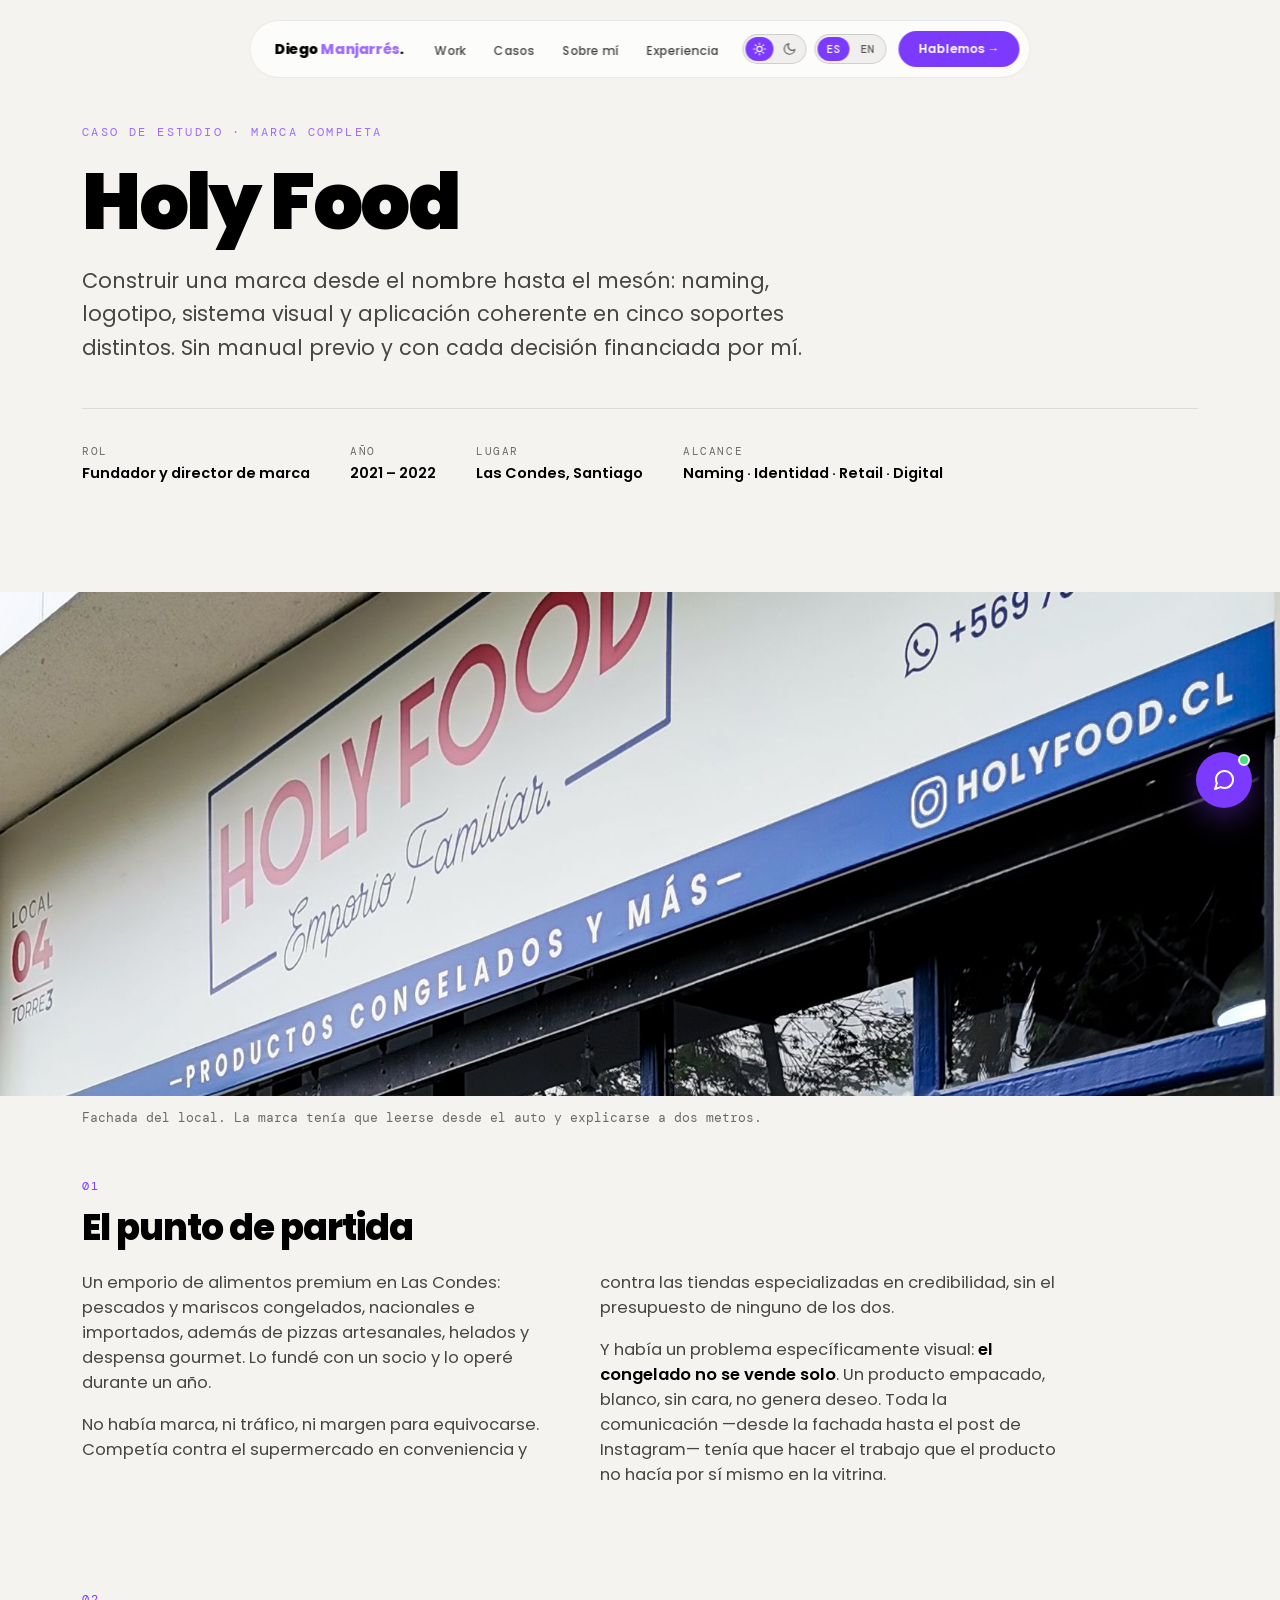
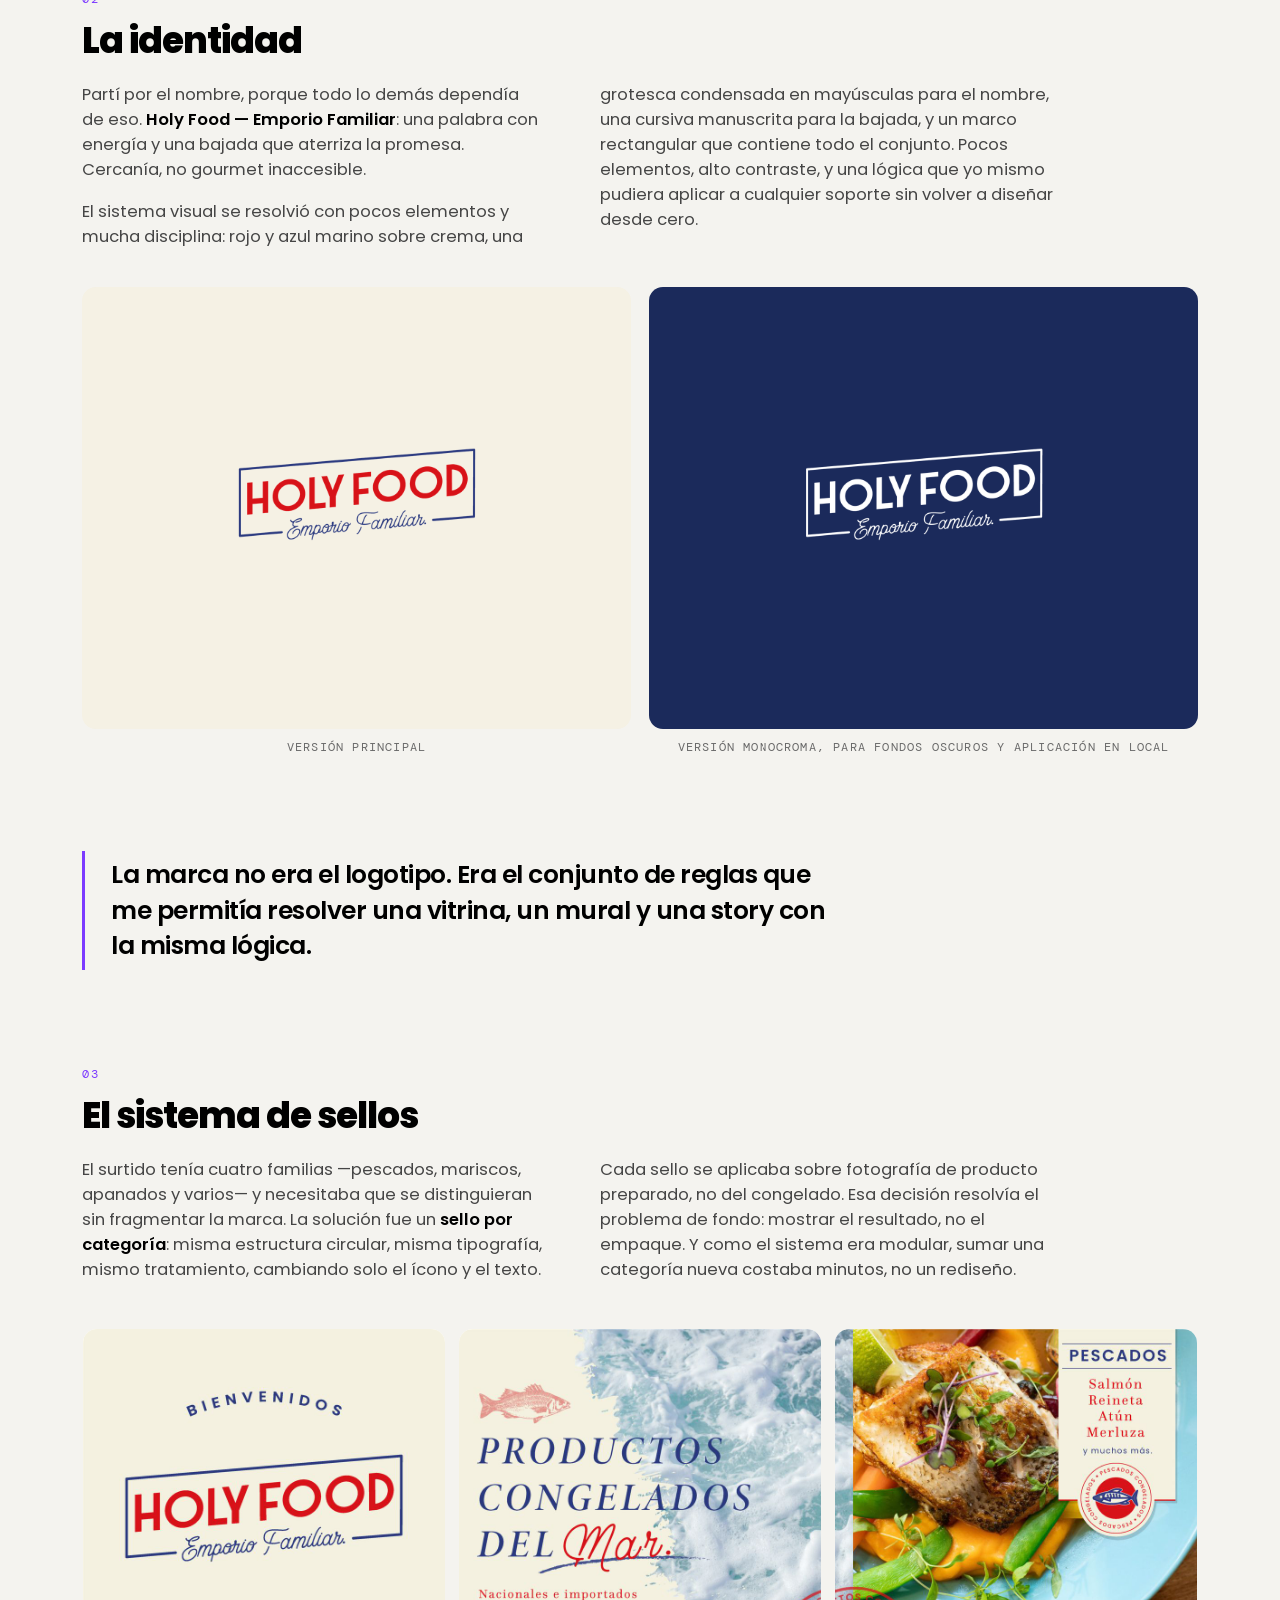
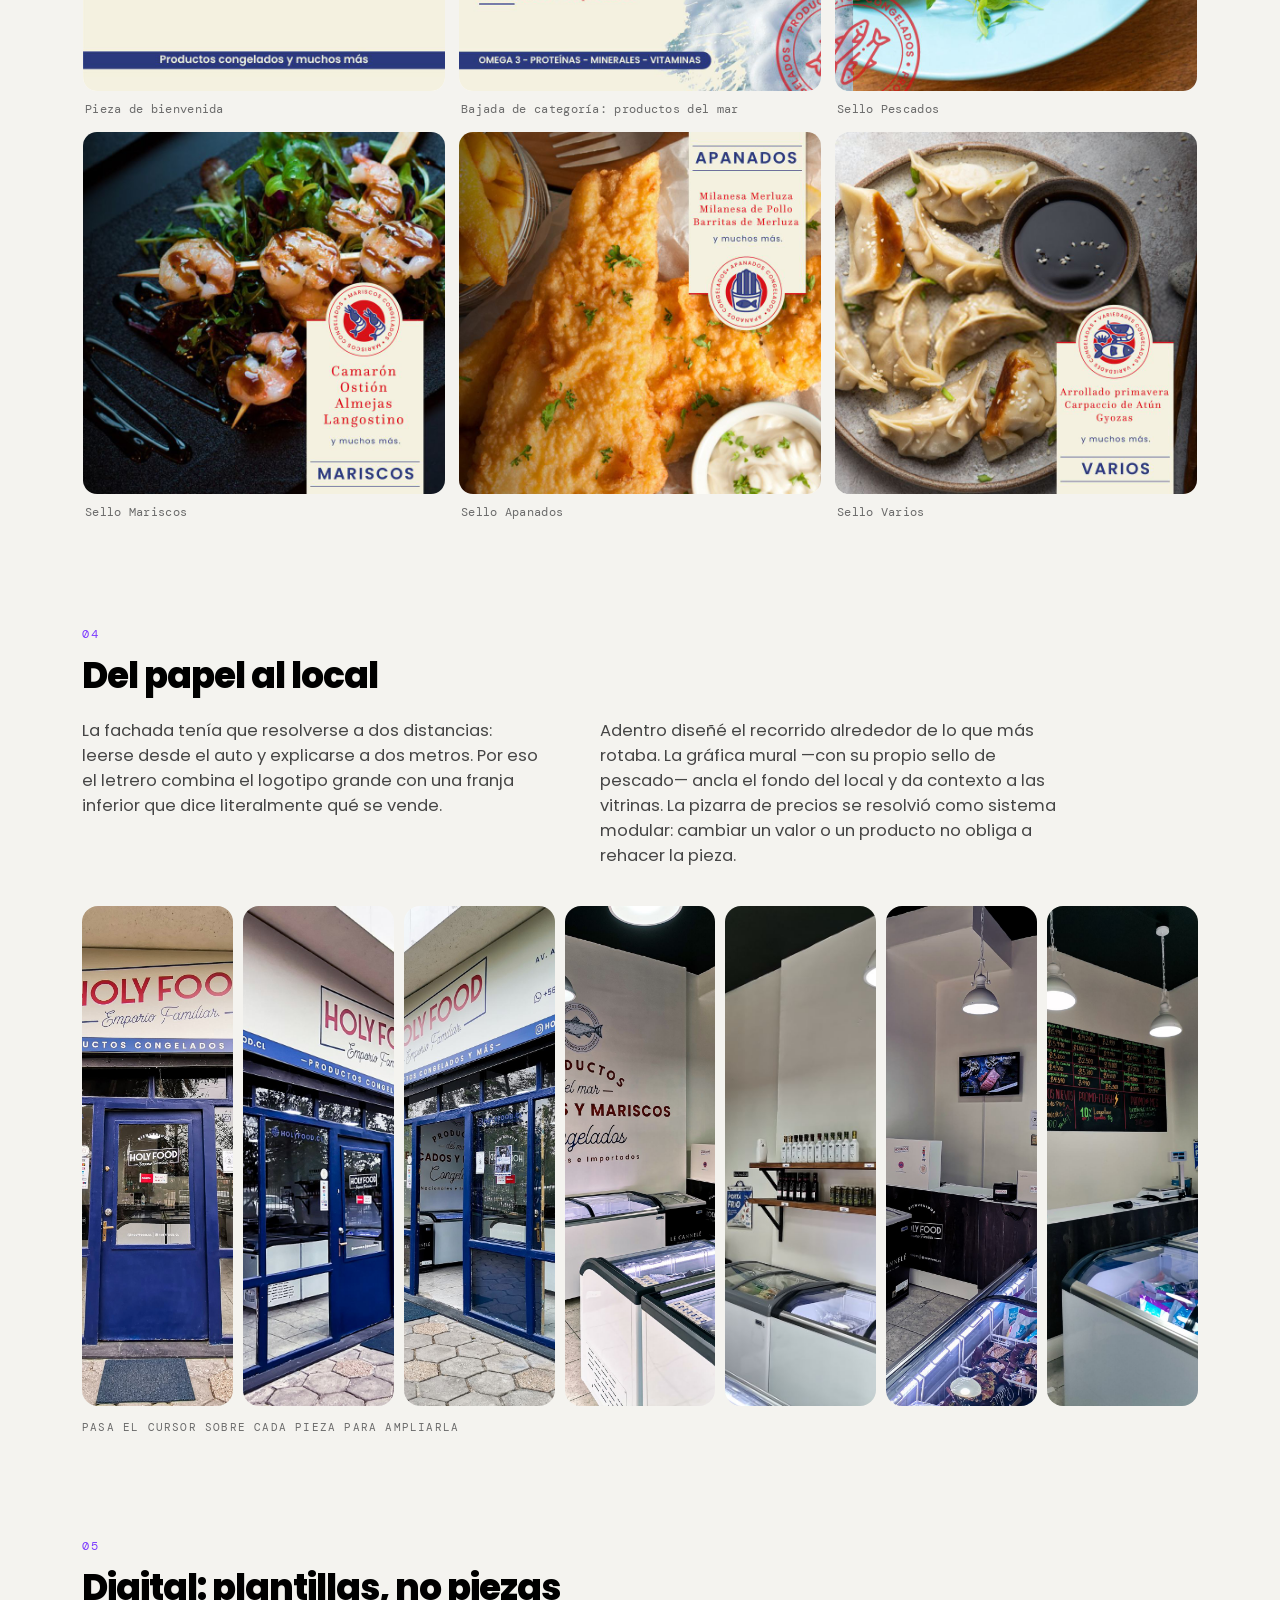
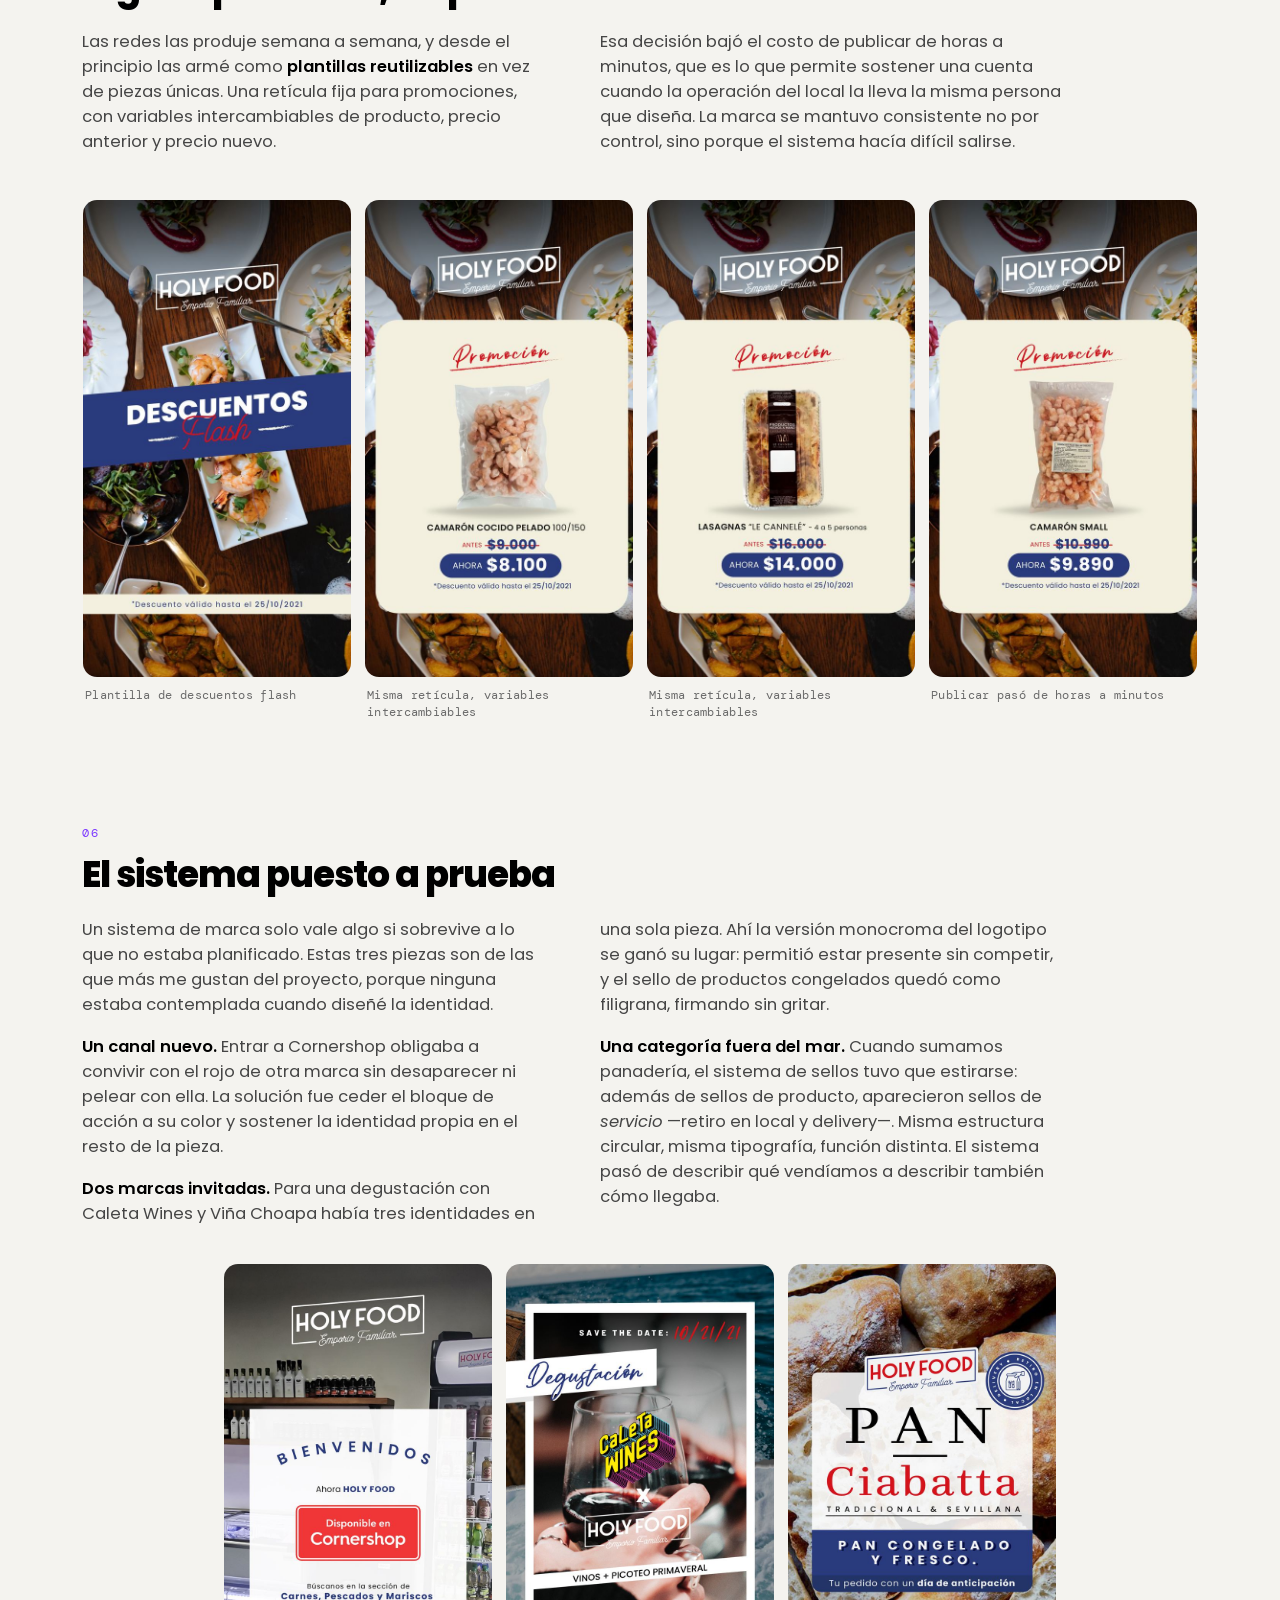
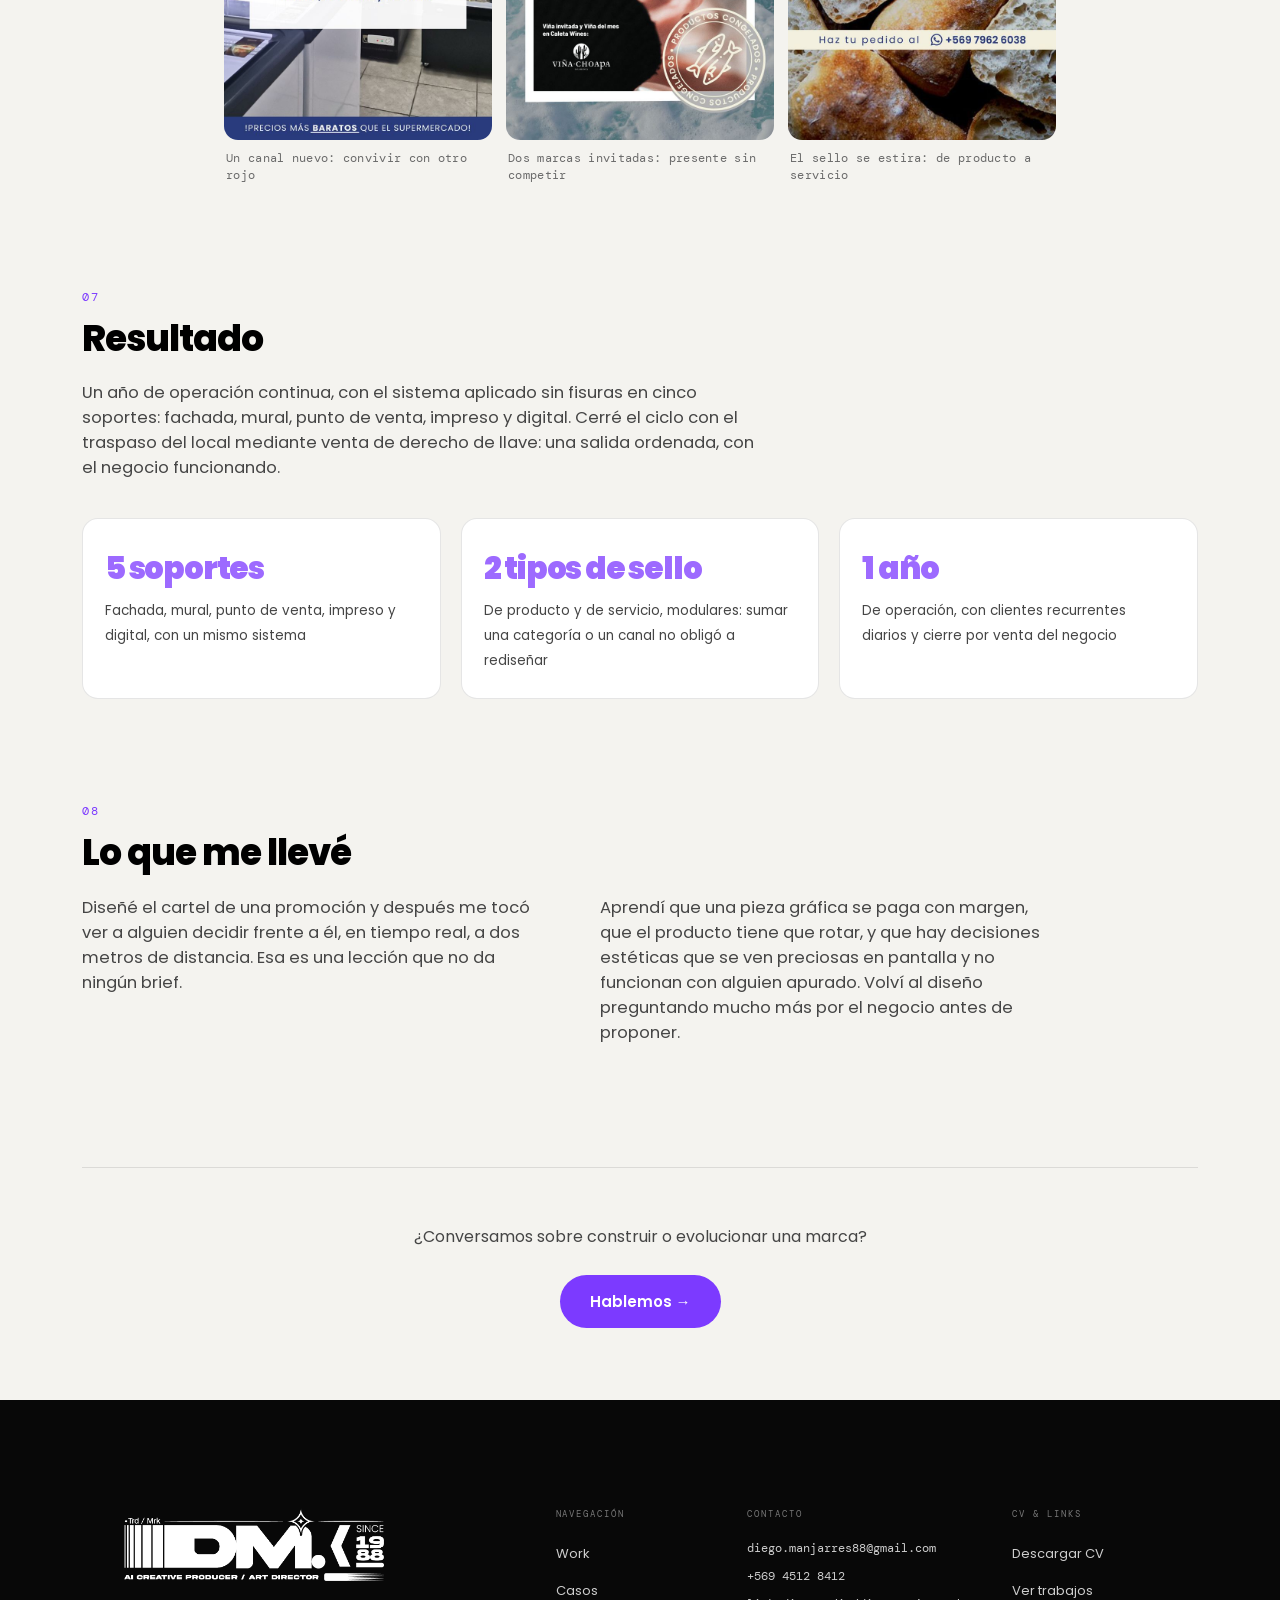
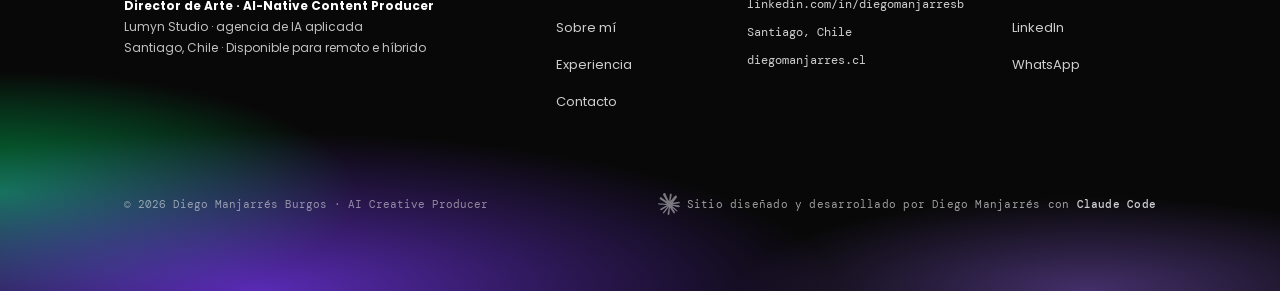
<file: caso-holyfood.html>
<!DOCTYPE html>
<html lang="es">
<head>
<meta charset="UTF-8" />
<meta name="viewport" content="width=device-width, initial-scale=1.0" />
<title>Holy Food — Caso de estudio | Diego Manjarrés</title>
<meta name="description" content="Construcción de una marca desde cero: naming, logotipo, sistema visual y aplicación en fachada, interiorismo, punto de venta, impreso y digital. Caso de estudio de Diego Manjarrés." />
<link rel="canonical" href="https://diegomanjarres.cl/caso-holyfood.html" />

<meta property="og:type" content="article" />
<meta property="og:site_name" content="Diego Manjarrés" />
<meta property="og:locale" content="es_CL" />
<meta property="og:url" content="https://diegomanjarres.cl/caso-holyfood.html" />
<meta property="og:title" content="Holy Food — Construir una marca desde cero y aplicarla en cinco soportes" />
<meta property="og:description" content="Naming, logotipo, sistema visual, fachada, interiorismo, punto de venta y digital. Un caso de construcción de marca completa, no de aplicación." />
<meta property="og:image" content="https://diegomanjarres.cl/img/holyfood/hero.jpg" />
<meta property="og:image:alt" content="Letrero exterior de Holy Food con el logotipo y la bajada Emporio Familiar" />
<meta property="og:image:width" content="1700" />
<meta property="og:image:height" content="809" />
<meta name="twitter:card" content="summary_large_image" />
<meta name="twitter:title" content="Holy Food — Construir una marca desde cero" />
<meta name="twitter:description" content="Naming, logotipo, sistema visual y aplicación en cinco soportes. Caso de estudio." />
<meta name="twitter:image" content="https://diegomanjarres.cl/img/holyfood/hero.jpg" />

<link rel="icon" type="image/svg+xml" href="data:image/svg+xml,<svg xmlns='http://www.w3.org/2000/svg' viewBox='0 0 32 32'><rect width='32' height='32' rx='8' fill='%237C3AFF'/><text x='16' y='22' text-anchor='middle' font-family='sans-serif' font-weight='900' font-size='18' fill='white'>D</text></svg>" />
<link rel="preconnect" href="https://fonts.googleapis.com" />
<link rel="preconnect" href="https://fonts.gstatic.com" crossorigin />
<link href="https://fonts.googleapis.com/css2?family=Poppins:wght@400;500;600;700;900&family=DM+Mono:wght@400;500&display=swap" rel="stylesheet" />

<link rel="stylesheet" href="css/site.css" />
<style>
.case-page .wrap{max-width:1180px;margin:0 auto;padding:0 32px}
  @media(max-width:768px){.case-page .wrap{padding:0 20px}}

  /* ---- hero ---- */
  .case-page .case-hero{padding:124px 0 44px}
  @media(max-width:768px){.case-page .case-hero{padding:96px 0 34px}}
  .case-page .eyebrow{font-family:'DM Mono',monospace;font-size:12px;letter-spacing:2.4px;
    text-transform:uppercase;color:var(--accent-light);margin-bottom:22px}
  .case-page h1{font-size:clamp(40px,6.4vw,78px);line-height:1.02;font-weight:900;
     letter-spacing:-2.4px;margin-bottom:22px}
  .case-page .lede{font-size:clamp(17px,2vw,21px);color:var(--muted);max-width:720px;line-height:1.6}
  .case-page .meta{display:flex;flex-wrap:wrap;gap:0 40px;margin-top:44px;
    padding-top:26px;border-top:1px solid var(--border)}
  .case-page .meta div{padding:10px 0}
  .case-page .meta dt{font-family:'DM Mono',monospace;font-size:10.5px;letter-spacing:1.6px;
    text-transform:uppercase;color:var(--muted2);margin-bottom:5px}
  .case-page .meta dd{font-size:14.5px;font-weight:600}

  /* ---- banner de tope a tope ---- */
  .case-page .full{margin:54px 0 0;width:100%}
  .case-page .full img{width:100%;height:clamp(300px,56vh,600px);object-fit:cover;
    object-position:center 45%;border-radius:0;display:block}
  .case-page .cap{font-size:12.5px;color:var(--muted2);font-family:'DM Mono',monospace}
  .case-page .full .cap{max-width:1180px;margin:14px auto 0;padding:0 32px}
  @media(max-width:768px){
    .case-page .full{margin-top:34px}
    .case-page .full img{height:clamp(230px,42vh,340px)}
    .case-page .full .cap{padding:0 20px}
  }

  /* ---- bloques ---- */
  .case-page section{padding:52px 0}
  .case-page .num{font-family:'DM Mono',monospace;font-size:12px;color:var(--accent);
    letter-spacing:2px;margin-bottom:13px}
  .case-page h2{font-size:clamp(25px,3.4vw,36px);font-weight:800;letter-spacing:-1px;
     margin-bottom:20px;line-height:1.18}
  .case-page .body{font-size:16.5px;color:var(--muted);max-width:980px;
    columns:2;column-gap:56px}
  .case-page .body p{margin:0}
  .case-page .body p+p{margin-top:17px}
  .case-page .body strong{color:var(--text);font-weight:600}
  .case-page .body.single{columns:1;max-width:680px}
  @media(max-width:900px){.case-page .body{columns:1;max-width:680px}}

  /* ---- bloque de logotipo ---- */
  .case-page .logos{display:grid;grid-template-columns:1fr 1fr;gap:18px;margin-top:38px}
  .case-page .logo-panel{border-radius:14px;padding:56px 32px;display:flex;align-items:center;justify-content:center;min-height:230px}
  .case-page .logo-panel img{width:100%;max-width:330px;height:auto;display:block}
  .case-page .logo-cream{background:#F5F1E4}
  .case-page .logo-navy{background:#1B2A5B}
  .case-page .logo-note{font-family:'DM Mono',monospace;font-size:11.5px;letter-spacing:1.2px;
    text-transform:uppercase;color:var(--muted2);margin-top:11px;text-align:center}
  @media(max-width:640px){.case-page .logos{grid-template-columns:1fr}.case-page .logo-panel{padding:44px 26px;min-height:0}}

  /* ---- galeria expansible ---- */
  .case-page .hf-gal{display:flex;gap:10px;width:100%;height:420px;margin-top:38px}
  .case-page .hf-gal--port{height:500px}
  .case-page .hf-gal--story{height:560px}
  .case-page .hf-item{position:relative;flex:1 1 0%;min-width:0;margin:0;overflow:hidden;
    border-radius:16px;background:var(--card);
    transition:flex-grow .55s cubic-bezier(.22,.61,.36,1)}
  .case-page .hf-item img{width:100%;height:100%;object-fit:cover;object-position:center;display:block}
  .case-page .hf-cap{position:absolute;inset:auto 0 0 0;padding:56px 18px 16px;
    background:linear-gradient(to top,rgba(6,6,10,.94) 0%,rgba(6,6,10,.84) 46%,rgba(6,6,10,0) 100%);
    color:#fff;font-family:'DM Mono',monospace;font-size:12px;letter-spacing:.3px;line-height:1.45;
    text-shadow:0 1px 4px rgba(0,0,0,.55);
    opacity:0;transform:translateY(10px);
    transition:opacity .35s ease,transform .35s ease;pointer-events:none}
  .case-page .hf-hint{font-family:'DM Mono',monospace;font-size:11px;letter-spacing:1.2px;
    text-transform:uppercase;color:var(--muted2);margin-top:14px}
  .case-page .hint-mob{display:none}

  @media(hover:hover) and (min-width:761px){
    .case-page .hf-gal:hover .hf-item{flex-grow:.62}
    .case-page .hf-gal .hf-item:hover{flex-grow:3.4}
    .case-page .hf-item:hover .hf-cap{opacity:1;transform:none}
  }

  /* En movil la galeria pasa a carrusel deslizable de tope a tope. */
  @media(max-width:760px){
    .case-page .hf-gal{height:auto;width:auto;align-items:flex-start;gap:12px;
      overflow-x:auto;scroll-snap-type:x mandatory;-webkit-overflow-scrolling:touch;
      scrollbar-width:none;-ms-overflow-style:none;
      margin-left:-20px;margin-right:-20px;padding:0 20px 4px}
    .case-page .hf-gal::-webkit-scrollbar{display:none}
    .case-page .hf-item{flex:0 0 76%;scroll-snap-align:center;aspect-ratio:1/1}
    .case-page .hf-gal--port .hf-item{aspect-ratio:3/4;flex-basis:72%}
    .case-page .hf-gal--story .hf-item{aspect-ratio:9/16;flex-basis:64%}
    .case-page .hf-cap{opacity:1;transform:none;font-size:11px;padding:44px 14px 13px}
    .case-page .hint-desk{display:none}
    .case-page .hint-mob{display:inline}
  }
  /* ---- galeria sin recorte ----
     Para las piezas de redes. El ancho lo fija la grilla y la altura la
     decide la propia imagen (height:auto), asi que la pieza se ve completa
     sea 9:16, 4:5 o 1:1, sin declarar la proporcion en ninguna parte.
     En vez de expandirse a lo ancho, solo hace un zoom minimo. */
  .case-page .hf-gal--free{flex-wrap:wrap;justify-content:center;
    height:auto;align-items:flex-start;gap:14px}
  .case-page .hf-gal--free .hf-item{flex:0 0 calc(33.333% - 10px);
    height:auto;width:auto;background:none;border-radius:0;
    overflow:visible;transition:none}
  .case-page .hf-gal--free.hf-tall .hf-item{flex-basis:calc(25% - 11px)}
  .case-page .hf-gal--free .hf-item img{width:100%;height:auto;max-width:none;
    object-fit:contain;border-radius:14px;background:var(--card);
    transition:transform .45s cubic-bezier(.22,.61,.36,1),box-shadow .45s ease}
  /* El pie va DEBAJO de la pieza, no encima: nada tapa la grafica. */
  .case-page .hf-gal--free .hf-cap{position:static;padding:11px 2px 0;
    background:none;text-shadow:none;color:var(--muted2);
    font-size:11.5px;line-height:1.45;opacity:1;transform:none}

  @media(hover:hover) and (min-width:761px){
    /* Anula la expansion por ancho: aca solo un zoom minimo sobre la imagen. */
    .case-page .hf-gal--free:hover .hf-item,
    .case-page .hf-gal--free .hf-item:hover{flex-grow:0}
    .case-page .hf-gal--free .hf-item:hover img{transform:scale(1.03);
      box-shadow:0 20px 46px rgba(0,0,0,.30)}
    .case-page .hf-gal--free .hf-item:hover .hf-cap{color:var(--text)}
  }

  @media(max-width:760px){
    .case-page .hf-gal--free{flex-wrap:nowrap;justify-content:flex-start}
    .case-page .hf-gal--free .hf-item{flex:0 0 76%;height:auto;aspect-ratio:auto}
    .case-page .hf-gal--free.hf-tall .hf-item{flex-basis:64%}
    .case-page .hf-gal--free .hf-item img{width:100%;height:auto}
    .case-page .hf-gal--free .hf-cap{font-size:11px;padding:10px 2px 0}
  }
  @media(min-width:761px){
    .case-page .hf-hint--mob{display:none}
  }

  @media(prefers-reduced-motion:reduce){
    .case-page .hf-item{transition:none}
    .case-page .hf-gal--free .hf-item:hover img{transform:none}
  }

  /* ---- grillas ---- */
  .case-page .g2,.case-page .g3,.case-page .g4{display:grid;gap:18px;margin-top:38px}
  .case-page .g2{grid-template-columns:repeat(2,1fr)}
  .case-page .g3{grid-template-columns:repeat(3,1fr)}
  .case-page .g4{grid-template-columns:repeat(4,1fr)}
  .case-page .g2 img,.case-page .g3 img,.case-page .g4 img{width:100%;height:100%;object-fit:cover;
    border-radius:14px;display:block;background:var(--card)}
  .case-page .tall{aspect-ratio:3/4}
  .case-page .sq{aspect-ratio:1/1}
  .case-page .story{aspect-ratio:9/16}
  @media(max-width:860px){.case-page .g3,.case-page .g4{grid-template-columns:repeat(2,1fr)}}
  @media(max-width:560px){.case-page .g2,.case-page .g3,.case-page .g4{grid-template-columns:1fr}}

  /* ---- cita ---- */
  .case-page .quote{border-left:3px solid var(--accent);padding:6px 0 6px 26px;margin:44px 0;
    font-size:clamp(19px,2.4vw,25px);font-weight:600;line-height:1.42;
    letter-spacing:-.5px;max-width:760px;color:var(--text)}

  /* ---- resultado ---- */
  .case-page .res{display:grid;grid-template-columns:repeat(3,1fr);gap:20px;margin-top:38px}
  .case-page .res div{background:var(--card);border:1px solid var(--border);
    border-radius:16px;padding:26px 22px}
  .case-page .res b{display:block;font-size:31px;font-weight:900;letter-spacing:-1.2px;
    color:var(--accent-light);margin-bottom:5px}
  .case-page .res span{font-size:13.5px;color:var(--muted)}
  @media(max-width:700px){.case-page .res{grid-template-columns:1fr}}

  /* ---- cierre ---- */
  .case-page .end{border-top:1px solid var(--border);margin-top:70px;padding:56px 0 72px;text-align:center}
  .case-page .end p{color:var(--muted);margin-bottom:26px;font-size:16px}
  .case-page .cta{display:inline-flex;align-items:center;gap:10px;background:var(--accent);
    color:#fff;text-decoration:none;padding:15px 30px;border-radius:999px;
    font-weight:600;font-size:15px;transition:.2s}
  .case-page .cta:hover{background:var(--accent-light);transform:translateY(-2px)}
  .case-page .rev{opacity:0;transform:translateY(26px);transition:opacity .7s ease,transform .7s ease}
  .case-page .rev.on{opacity:1;transform:none}
</style>
<noscript><style>.case-page .rev,.reveal{opacity:1 !important;transform:none !important}</style></noscript>
</head>
<body class="case-page">

<nav id="main-nav" role="navigation" aria-label="Navegación principal">
    <div class="nav-logo">Diego <span>Manjarrés</span>.</div>
    <ul class="nav-links">
      <li><a href="/#slides" data-es="Work" data-en="Work">Work</a></li>
      <li><a href="/#casos" data-es="Casos" data-en="Cases">Casos</a></li>
      <li><a href="/#sobre-mi" data-es="Sobre mí" data-en="About me">Sobre mí</a></li>
      <li><a href="/#experiencia" data-es="Experiencia" data-en="Experience">Experiencia</a></li>
    </ul>
    <div class="nav-controls">
      <div class="seg-group theme-seg" id="theme-seg" role="group" aria-label="Tema claro u oscuro">
        <button type="button" class="seg-btn" data-theme-val="light" aria-label="Tema claro" title="Tema claro">
          <svg width="14" height="14" viewBox="0 0 24 24" fill="none" stroke="currentColor" stroke-width="2" stroke-linecap="round" stroke-linejoin="round"><circle cx="12" cy="12" r="4.5"/><path d="M12 2v2M12 20v2M4.9 4.9l1.4 1.4M17.7 17.7l1.4 1.4M2 12h2M20 12h2M4.9 19.1l1.4-1.4M17.7 6.3l1.4-1.4"/></svg>
        </button>
        <button type="button" class="seg-btn" data-theme-val="dark" aria-label="Tema oscuro" title="Tema oscuro">
          <svg width="14" height="14" viewBox="0 0 24 24" fill="none" stroke="currentColor" stroke-width="2" stroke-linecap="round" stroke-linejoin="round"><path d="M21 12.8A9 9 0 1 1 11.2 3a7 7 0 0 0 9.8 9.8z"/></svg>
        </button>
      </div>
      <div class="seg-group lang-seg" id="lang-seg" role="group" aria-label="Idioma / Language">
        <button type="button" class="seg-btn" data-lang-val="es">ES</button>
        <button type="button" class="seg-btn" data-lang-val="en">EN</button>
      </div>
    </div>
    <a href="/#contacto" class="nav-cta" data-es="Hablemos →" data-en="Let's Talk →">Hablemos →</a>
  </nav>

<div class="wrap">

  <header class="case-hero">
    <div class="eyebrow" data-es="Caso de estudio · Marca completa" data-en="Case study · Full brand build">Caso de estudio · Marca completa</div>
    <h1 data-es="Holy Food" data-en="Holy Food">Holy Food</h1>
    <p class="lede" data-es="Construir una marca desde el nombre hasta el mesón: naming, logotipo, sistema visual y aplicación coherente en cinco soportes distintos. Sin manual previo y con cada decisión financiada por mí." data-en="Building a brand from the name to the counter: naming, logo, visual system and coherent application across five different supports. No prior guidelines, and every decision paid for out of my own pocket.">Construir una marca desde el nombre hasta el mesón: naming, logotipo, sistema visual y aplicación coherente en cinco soportes distintos. Sin manual previo y con cada decisión financiada por mí.</p>

    <dl class="meta">
      <div><dt data-es="Rol" data-en="Role">Rol</dt><dd data-es="Fundador y director de marca" data-en="Founder &amp; brand lead">Fundador y director de marca</dd></div>
      <div><dt data-es="Año" data-en="Year">Año</dt><dd>2021 – 2022</dd></div>
      <div><dt data-es="Lugar" data-en="Location">Lugar</dt><dd data-es="Las Condes, Santiago" data-en="Las Condes, Santiago">Las Condes, Santiago</dd></div>
      <div><dt data-es="Alcance" data-en="Scope">Alcance</dt><dd data-es="Naming · Identidad · Retail · Digital" data-en="Naming · Identity · Retail · Digital">Naming · Identidad · Retail · Digital</dd></div>
    </dl>
  </header>

</div><!-- /wrap -->

<figure class="full rev">
  <img width="1700" height="809" src="img/holyfood/hero.jpg" alt="Letrero exterior de Holy Food con el logotipo, la bajada Emporio Familiar y la línea Productos congelados y más" loading="eager" />
  <figcaption class="cap" data-es="Fachada del local. La marca tenía que leerse desde el auto y explicarse a dos metros." data-en="Storefront. The brand had to read from a passing car and explain itself from two metres away.">Fachada del local. La marca tenía que leerse desde el auto y explicarse a dos metros.</figcaption>
</figure>

<div class="wrap">

  <section class="rev">
    <div class="num">01</div>
    <h2 data-es="El punto de partida" data-en="The starting point">El punto de partida</h2>
    <div class="body">
      <p data-es="Un emporio de alimentos premium en Las Condes: pescados y mariscos congelados, nacionales e importados, además de pizzas artesanales, helados y despensa gourmet. Lo fundé con un socio y lo operé durante un año." data-en="A premium food store in Las Condes: frozen fish and seafood, local and imported, plus artisan pizza, ice cream and a gourmet pantry. I founded it with a partner and ran it for a year.">Un emporio de alimentos premium en Las Condes: pescados y mariscos congelados, nacionales e importados, además de pizzas artesanales, helados y despensa gourmet. Lo fundé con un socio y lo operé durante un año.</p>
      <p data-es="No había marca, ni tráfico, ni margen para equivocarse. Competía contra el supermercado en conveniencia y contra las tiendas especializadas en credibilidad, sin el presupuesto de ninguno de los dos." data-en="There was no brand, no foot traffic and no room for error. It competed with supermarkets on convenience and with specialty stores on credibility, without either one's budget.">No había marca, ni tráfico, ni margen para equivocarse. Competía contra el supermercado en conveniencia y contra las tiendas especializadas en credibilidad, sin el presupuesto de ninguno de los dos.</p>
      <p data-es="Y había un problema específicamente visual: <strong>el congelado no se vende solo</strong>. Un producto empacado, blanco, sin cara, no genera deseo. Toda la comunicación —desde la fachada hasta el post de Instagram— tenía que hacer el trabajo que el producto no hacía por sí mismo en la vitrina." data-en="And there was a specifically visual problem: <strong>frozen food doesn't sell itself</strong>. A packaged, white, faceless product creates no desire. Every piece of communication — from the storefront to the Instagram post — had to do the work the product couldn't do on its own in the freezer.">Y había un problema específicamente visual: <strong>el congelado no se vende solo</strong>. Un producto empacado, blanco, sin cara, no genera deseo. Toda la comunicación —desde la fachada hasta el post de Instagram— tenía que hacer el trabajo que el producto no hacía por sí mismo en la vitrina.</p>
    </div>
  </section>

  <section class="rev">
    <div class="num">02</div>
    <h2 data-es="La identidad" data-en="The identity">La identidad</h2>
    <div class="body">
      <p data-es="Partí por el nombre, porque todo lo demás dependía de eso. <strong>Holy Food — Emporio Familiar</strong>: una palabra con energía y una bajada que aterriza la promesa. Cercanía, no gourmet inaccesible." data-en="I started with the name, because everything else depended on it. <strong>Holy Food — Emporio Familiar</strong>: one word with energy, and a tagline that grounds the promise. Familiar, not unreachable gourmet.">Partí por el nombre, porque todo lo demás dependía de eso. <strong>Holy Food — Emporio Familiar</strong>: una palabra con energía y una bajada que aterriza la promesa. Cercanía, no gourmet inaccesible.</p>
      <p data-es="El sistema visual se resolvió con pocos elementos y mucha disciplina: rojo y azul marino sobre crema, una grotesca condensada en mayúsculas para el nombre, una cursiva manuscrita para la bajada, y un marco rectangular que contiene todo el conjunto. Pocos elementos, alto contraste, y una lógica que yo mismo pudiera aplicar a cualquier soporte sin volver a diseñar desde cero." data-en="The visual system came down to few elements and a lot of discipline: red and navy on cream, a condensed grotesque in caps for the name, a handwritten italic for the tagline, and a rectangular frame holding it all together. Few elements, high contrast, and a logic I could apply myself to any support without designing from scratch again.">El sistema visual se resolvió con pocos elementos y mucha disciplina: rojo y azul marino sobre crema, una grotesca condensada en mayúsculas para el nombre, una cursiva manuscrita para la bajada, y un marco rectangular que contiene todo el conjunto. Pocos elementos, alto contraste, y una lógica que yo mismo pudiera aplicar a cualquier soporte sin volver a diseñar desde cero.</p>
    </div>
    <div class="logos">
      <div>
        <div class="logo-panel logo-cream">
          <img width="900" height="900" src="img/holyfood/logo.png" alt="Logotipo Holy Food en su versión principal, rojo y azul marino sobre crema" loading="lazy" />
        </div>
        <div class="logo-note" data-es="Versión principal" data-en="Primary version">Versión principal</div>
      </div>
      <div>
        <div class="logo-panel logo-navy">
          <img width="900" height="900" src="img/holyfood/logo-blanco.png" alt="Logotipo Holy Food en su versión monocroma blanca sobre azul marino" loading="lazy" />
        </div>
        <div class="logo-note" data-es="Versión monocroma, para fondos oscuros y aplicación en local" data-en="Monochrome version, for dark backgrounds and in-store application">Versión monocroma, para fondos oscuros y aplicación en local</div>
      </div>
    </div>
  </section>

  <div class="quote" data-es="La marca no era el logotipo. Era el conjunto de reglas que me permitía resolver una vitrina, un mural y una story con la misma lógica." data-en="The brand wasn't the logo. It was the set of rules that let me solve a freezer display, a wall mural and an Instagram story with the same logic.">La marca no era el logotipo. Era el conjunto de reglas que me permitía resolver una vitrina, un mural y una story con la misma lógica.</div>

  <section class="rev">
    <div class="num">03</div>
    <h2 data-es="El sistema de sellos" data-en="The seal system">El sistema de sellos</h2>
    <div class="body">
      <p data-es="El surtido tenía cuatro familias —pescados, mariscos, apanados y varios— y necesitaba que se distinguieran sin fragmentar la marca. La solución fue un <strong>sello por categoría</strong>: misma estructura circular, misma tipografía, mismo tratamiento, cambiando solo el ícono y el texto." data-en="The range had four families — fish, seafood, breaded and others — and they needed to be distinguishable without fragmenting the brand. The answer was a <strong>seal per category</strong>: same circular structure, same typography, same treatment, changing only the icon and the copy.">El surtido tenía cuatro familias —pescados, mariscos, apanados y varios— y necesitaba que se distinguieran sin fragmentar la marca. La solución fue un <strong>sello por categoría</strong>: misma estructura circular, misma tipografía, mismo tratamiento, cambiando solo el ícono y el texto.</p>
      <p data-es="Cada sello se aplicaba sobre fotografía de producto preparado, no del congelado. Esa decisión resolvía el problema de fondo: mostrar el resultado, no el empaque. Y como el sistema era modular, sumar una categoría nueva costaba minutos, no un rediseño." data-en="Each seal was applied over photography of the prepared dish, not the frozen pack. That decision solved the core problem: show the outcome, not the packaging. And because the system was modular, adding a new category took minutes, not a redesign.">Cada sello se aplicaba sobre fotografía de producto preparado, no del congelado. Esa decisión resolvía el problema de fondo: mostrar el resultado, no el empaque. Y como el sistema era modular, sumar una categoría nueva costaba minutos, no un rediseño.</p>
    </div>
    <div class="hf-gal hf-gal--free">
    <figure class="hf-item">
      <img width="800" height="800" src="img/holyfood/campana-01.jpg" alt="Pieza de bienvenida con el logotipo aplicado sobre fondo crema" loading="lazy" />
      <figcaption class="hf-cap" data-es="Pieza de bienvenida" data-en="Welcome piece">Pieza de bienvenida</figcaption>
    </figure>
    <figure class="hf-item">
      <img width="800" height="800" src="img/holyfood/campana-02.jpg" alt="Pieza de campaña: productos congelados del mar, nacionales e importados" loading="lazy" />
      <figcaption class="hf-cap" data-es="Bajada de categoría: productos del mar" data-en="Category line: products from the sea">Bajada de categoría: productos del mar</figcaption>
    </figure>
    <figure class="hf-item">
      <img width="800" height="800" src="img/holyfood/campana-03.jpg" alt="Sello de categoría Pescados sobre fotografía de producto preparado" loading="lazy" />
      <figcaption class="hf-cap" data-es="Sello Pescados" data-en="Fish seal">Sello Pescados</figcaption>
    </figure>
    <figure class="hf-item">
      <img width="800" height="800" src="img/holyfood/campana-04.jpg" alt="Sello de categoría Mariscos sobre fotografía de producto preparado" loading="lazy" />
      <figcaption class="hf-cap" data-es="Sello Mariscos" data-en="Seafood seal">Sello Mariscos</figcaption>
    </figure>
    <figure class="hf-item">
      <img width="800" height="800" src="img/holyfood/campana-05.jpg" alt="Sello de categoría Apanados sobre fotografía de producto preparado" loading="lazy" />
      <figcaption class="hf-cap" data-es="Sello Apanados" data-en="Breaded seal">Sello Apanados</figcaption>
    </figure>
    <figure class="hf-item">
      <img width="800" height="800" src="img/holyfood/campana-06.jpg" alt="Sello de categoría Varios sobre fotografía de producto preparado" loading="lazy" />
      <figcaption class="hf-cap" data-es="Sello Varios" data-en="Others seal">Sello Varios</figcaption>
    </figure>
    </div>
    <p class="hf-hint hf-hint--mob"><span data-es="Desliza para ver todas las piezas" data-en="Swipe to see every piece">Desliza para ver todas las piezas</span></p>
  </section>

  <section class="rev">
    <div class="num">04</div>
    <h2 data-es="Del papel al local" data-en="From paper to the shop floor">Del papel al local</h2>
    <div class="body">
      <p data-es="La fachada tenía que resolverse a dos distancias: leerse desde el auto y explicarse a dos metros. Por eso el letrero combina el logotipo grande con una franja inferior que dice literalmente qué se vende." data-en="The storefront had to work at two distances: readable from a passing car, and self-explanatory from two metres away. That's why the sign pairs the large logo with a lower band that literally states what's sold inside.">La fachada tenía que resolverse a dos distancias: leerse desde el auto y explicarse a dos metros. Por eso el letrero combina el logotipo grande con una franja inferior que dice literalmente qué se vende.</p>
      <p data-es="Adentro diseñé el recorrido alrededor de lo que más rotaba. La gráfica mural —con su propio sello de pescado— ancla el fondo del local y da contexto a las vitrinas. La pizarra de precios se resolvió como sistema modular: cambiar un valor o un producto no obliga a rehacer la pieza." data-en="Inside, I designed the path around whatever moved fastest. The wall graphics — with their own fish seal — anchor the back of the shop and give context to the freezers. The price board was built as a modular system: changing a price or a product doesn't mean remaking the piece.">Adentro diseñé el recorrido alrededor de lo que más rotaba. La gráfica mural —con su propio sello de pescado— ancla el fondo del local y da contexto a las vitrinas. La pizarra de precios se resolvió como sistema modular: cambiar un valor o un producto no obliga a rehacer la pieza.</p>
    </div>
    <div class="hf-gal hf-gal--port">
    <figure class="hf-item">
      <img width="820" height="1761" src="img/holyfood/fachada-01.jpg" alt="Acceso del local con la marca aplicada en puerta y letrero" loading="lazy" />
      <figcaption class="hf-cap" data-es="Acceso: la marca en puerta y letrero" data-en="Entrance: brand on door and sign">Acceso: la marca en puerta y letrero</figcaption>
    </figure>
    <figure class="hf-item">
      <img width="820" height="1338" src="img/holyfood/fachada-03.jpg" alt="Vista lateral de la fachada del local" loading="lazy" />
      <figcaption class="hf-cap" data-es="Fachada, lectura a distancia" data-en="Storefront, read from a distance">Fachada, lectura a distancia</figcaption>
    </figure>
    <figure class="hf-item">
      <img width="820" height="1547" src="img/holyfood/fachada-02.jpg" alt="Fachada completa del emporio Holy Food" loading="lazy" />
      <figcaption class="hf-cap" data-es="Fachada completa" data-en="Full storefront">Fachada completa</figcaption>
    </figure>
    <figure class="hf-item">
      <img width="820" height="1752" src="img/holyfood/interior-03.jpg" alt="Gráfica mural de productos del mar sobre las vitrinas de congelados" loading="lazy" />
      <figcaption class="hf-cap" data-es="Mural: ancla el fondo del local" data-en="Mural: anchors the back of the shop">Mural: ancla el fondo del local</figcaption>
    </figure>
    <figure class="hf-item">
      <img width="1500" height="1125" src="img/holyfood/interior-04.jpg" alt="Interior del local con pizarra de precios modular y vitrinas de congelados" loading="lazy" />
      <figcaption class="hf-cap" data-es="Pizarra de precios modular" data-en="Modular price board">Pizarra de precios modular</figcaption>
    </figure>
    <figure class="hf-item">
      <img width="820" height="1752" src="img/holyfood/interior-01.jpg" alt="Vitrinas de congelados y mesón de atención" loading="lazy" />
      <figcaption class="hf-cap" data-es="Vitrinas y mesón de atención" data-en="Freezers and service counter">Vitrinas y mesón de atención</figcaption>
    </figure>
    <figure class="hf-item">
      <img width="820" height="1752" src="img/holyfood/interior-02.jpg" alt="Interior con pizarra de precios y exhibición de despensa" loading="lazy" />
      <figcaption class="hf-cap" data-es="Recorrido y exhibición de despensa" data-en="Path and pantry display">Recorrido y exhibición de despensa</figcaption>
    </figure>
    </div>
    <p class="hf-hint"><span class="hint-desk" data-es="Pasa el cursor sobre cada pieza para ampliarla" data-en="Hover over each piece to expand it">Pasa el cursor sobre cada pieza para ampliarla</span><span class="hint-mob" data-es="Desliza para ver todas las piezas" data-en="Swipe to see every piece">Desliza para ver todas las piezas</span></p>
  </section>

  <section class="rev">
    <div class="num">05</div>
    <h2 data-es="Digital: plantillas, no piezas" data-en="Digital: templates, not one-offs">Digital: plantillas, no piezas</h2>
    <div class="body">
      <p data-es="Las redes las produje semana a semana, y desde el principio las armé como <strong>plantillas reutilizables</strong> en vez de piezas únicas. Una retícula fija para promociones, con variables intercambiables de producto, precio anterior y precio nuevo." data-en="I produced social week by week, and from the start I built it as <strong>reusable templates</strong> rather than one-off pieces. A fixed grid for promotions, with swappable variables for product, previous price and new price.">Las redes las produje semana a semana, y desde el principio las armé como <strong>plantillas reutilizables</strong> en vez de piezas únicas. Una retícula fija para promociones, con variables intercambiables de producto, precio anterior y precio nuevo.</p>
      <p data-es="Esa decisión bajó el costo de publicar de horas a minutos, que es lo que permite sostener una cuenta cuando la operación del local la lleva la misma persona que diseña. La marca se mantuvo consistente no por control, sino porque el sistema hacía difícil salirse." data-en="That decision took the cost of publishing from hours to minutes, which is what makes sustaining an account possible when the person designing is also the one running the shop. The brand stayed consistent not through policing, but because the system made it hard to drift.">Esa decisión bajó el costo de publicar de horas a minutos, que es lo que permite sostener una cuenta cuando la operación del local la lleva la misma persona que diseña. La marca se mantuvo consistente no por control, sino porque el sistema hacía difícil salirse.</p>
    </div>
    <div class="hf-gal hf-gal--free hf-tall">
    <figure class="hf-item">
      <img width="560" height="996" src="img/holyfood/stories-01.jpg" alt="Story de descuentos flash construida con la plantilla de marca" loading="lazy" />
      <figcaption class="hf-cap" data-es="Plantilla de descuentos flash" data-en="Flash-discount template">Plantilla de descuentos flash</figcaption>
    </figure>
    <figure class="hf-item">
      <img width="560" height="996" src="img/holyfood/stories-02.jpg" alt="Story de promoción con producto, precio anterior y precio nuevo" loading="lazy" />
      <figcaption class="hf-cap" data-es="Misma retícula, variables intercambiables" data-en="Same grid, swappable variables">Misma retícula, variables intercambiables</figcaption>
    </figure>
    <figure class="hf-item">
      <img width="560" height="996" src="img/holyfood/stories-03.jpg" alt="Story de promoción con producto, precio anterior y precio nuevo" loading="lazy" />
      <figcaption class="hf-cap" data-es="Misma retícula, variables intercambiables" data-en="Same grid, swappable variables">Misma retícula, variables intercambiables</figcaption>
    </figure>
    <figure class="hf-item">
      <img width="560" height="996" src="img/holyfood/stories-04.jpg" alt="Story de promoción con producto, precio anterior y precio nuevo" loading="lazy" />
      <figcaption class="hf-cap" data-es="Publicar pasó de horas a minutos" data-en="Publishing went from hours to minutes">Publicar pasó de horas a minutos</figcaption>
    </figure>
    </div>
    <p class="hf-hint hf-hint--mob"><span data-es="Desliza para ver todas las piezas" data-en="Swipe to see every piece">Desliza para ver todas las piezas</span></p>
  </section>

  <section class="rev">
    <div class="num">06</div>
    <h2 data-es="El sistema puesto a prueba" data-en="The system under pressure">El sistema puesto a prueba</h2>
    <div class="body">
      <p data-es="Un sistema de marca solo vale algo si sobrevive a lo que no estaba planificado. Estas tres piezas son de las que más me gustan del proyecto, porque ninguna estaba contemplada cuando diseñé la identidad." data-en="A brand system is only worth something if it survives what wasn't planned. These three pieces are among my favourites from the project, because none of them existed when I designed the identity.">Un sistema de marca solo vale algo si sobrevive a lo que no estaba planificado. Estas tres piezas son de las que más me gustan del proyecto, porque ninguna estaba contemplada cuando diseñé la identidad.</p>
      <p data-es="<strong>Un canal nuevo.</strong> Entrar a Cornershop obligaba a convivir con el rojo de otra marca sin desaparecer ni pelear con ella. La solución fue ceder el bloque de acción a su color y sostener la identidad propia en el resto de la pieza." data-en="<strong>A new channel.</strong> Joining Cornershop meant coexisting with another brand's red without disappearing or fighting it. The answer was to hand the action block over to their colour and hold our own identity everywhere else.">
        <strong>Un canal nuevo.</strong> Entrar a Cornershop obligaba a convivir con el rojo de otra marca sin desaparecer ni pelear con ella. La solución fue ceder el bloque de acción a su color y sostener la identidad propia en el resto de la pieza.</p>
      <p data-es="<strong>Dos marcas invitadas.</strong> Para una degustación con Caleta Wines y Viña Choapa había tres identidades en una sola pieza. Ahí la versión monocroma del logotipo se ganó su lugar: permitió estar presente sin competir, y el sello de productos congelados quedó como filigrana, firmando sin gritar." data-en="<strong>Two guest brands.</strong> A tasting event with Caleta Wines and Viña Choapa meant three identities in one piece. That's where the monochrome logo earned its keep: it let the brand be present without competing, and the frozen-products seal sat as a watermark, signing without shouting.">
        <strong>Dos marcas invitadas.</strong> Para una degustación con Caleta Wines y Viña Choapa había tres identidades en una sola pieza. Ahí la versión monocroma del logotipo se ganó su lugar: permitió estar presente sin competir, y el sello de productos congelados quedó como filigrana, firmando sin gritar.</p>
      <p data-es="<strong>Una categoría fuera del mar.</strong> Cuando sumamos panadería, el sistema de sellos tuvo que estirarse: además de sellos de producto, aparecieron sellos de <em>servicio</em> —retiro en local y delivery—. Misma estructura circular, misma tipografía, función distinta. El sistema pasó de describir qué vendíamos a describir también cómo llegaba." data-en="<strong>A category beyond the sea.</strong> When we added bakery, the seal system had to stretch: alongside product seals came <em>service</em> seals — in-store pickup and delivery. Same circular structure, same typography, different job. The system went from describing what we sold to also describing how it reached you.">
        <strong>Una categoría fuera del mar.</strong> Cuando sumamos panadería, el sistema de sellos tuvo que estirarse: además de sellos de producto, aparecieron sellos de <em>servicio</em> —retiro en local y delivery—. Misma estructura circular, misma tipografía, función distinta. El sistema pasó de describir qué vendíamos a describir también cómo llegaba.</p>
    </div>
    <div class="hf-gal hf-gal--free hf-tall">
    <figure class="hf-item">
      <img width="700" height="1244" src="img/holyfood/cornershop.jpg" alt="Pieza anunciando la disponibilidad de Holy Food en Cornershop, con el bloque de acción en el rojo de la plataforma" loading="lazy" />
      <figcaption class="hf-cap" data-es="Un canal nuevo: convivir con otro rojo" data-en="A new channel: coexisting with another red">Un canal nuevo: convivir con otro rojo</figcaption>
    </figure>
    <figure class="hf-item">
      <img width="700" height="1244" src="img/holyfood/degustacion.jpg" alt="Pieza de degustación con Caleta Wines y Viña Choapa, con el logotipo monocromo de Holy Food y el sello como filigrana" loading="lazy" />
      <figcaption class="hf-cap" data-es="Dos marcas invitadas: presente sin competir" data-en="Two guest brands: present without competing">Dos marcas invitadas: presente sin competir</figcaption>
    </figure>
    <figure class="hf-item">
      <img width="700" height="1244" src="img/holyfood/pan-ciabatta.jpg" alt="Pieza de pan ciabatta con el sello de servicio de retiro en local y delivery" loading="lazy" />
      <figcaption class="hf-cap" data-es="El sello se estira: de producto a servicio" data-en="The seal stretches: product to service">El sello se estira: de producto a servicio</figcaption>
    </figure>
    </div>
    <p class="hf-hint hf-hint--mob"><span data-es="Desliza para ver todas las piezas" data-en="Swipe to see every piece">Desliza para ver todas las piezas</span></p>
  </section>

  <section class="rev">
    <div class="num">07</div>
    <h2 data-es="Resultado" data-en="Outcome">Resultado</h2>
    <div class="body single">
      <p data-es="Un año de operación continua, con el sistema aplicado sin fisuras en cinco soportes: fachada, mural, punto de venta, impreso y digital. Cerré el ciclo con el traspaso del local mediante venta de derecho de llave: una salida ordenada, con el negocio funcionando." data-en="A full year of continuous operation, with the system applied seamlessly across five supports: storefront, wall graphics, point of sale, print and digital. I closed the cycle by selling the business as a going concern — an orderly exit, with the shop running.">Un año de operación continua, con el sistema aplicado sin fisuras en cinco soportes: fachada, mural, punto de venta, impreso y digital. Cerré el ciclo con el traspaso del local mediante venta de derecho de llave: una salida ordenada, con el negocio funcionando.</p>
    </div>
    <div class="res">
      <div><b data-es="5 soportes" data-en="5 supports">5 soportes</b><span data-es="Fachada, mural, punto de venta, impreso y digital, con un mismo sistema" data-en="Storefront, mural, point of sale, print and digital, from one system">Fachada, mural, punto de venta, impreso y digital, con un mismo sistema</span></div>
      <div><b data-es="2 tipos de sello" data-en="2 seal types">2 tipos de sello</b><span data-es="De producto y de servicio, modulares: sumar una categoría o un canal no obligó a rediseñar" data-en="Product and service, both modular: adding a category or a channel never required a redesign">De producto y de servicio, modulares: sumar una categoría o un canal no obligó a rediseñar</span></div>
      <div><b data-es="1 año" data-en="1 year">1 año</b><span data-es="De operación, con clientes recurrentes diarios y cierre por venta del negocio" data-en="Of operation, with daily repeat customers and an exit through sale">De operación, con clientes recurrentes diarios y cierre por venta del negocio</span></div>
    </div>
  </section>

  <section class="rev">
    <div class="num">08</div>
    <h2 data-es="Lo que me llevé" data-en="What I took from it">Lo que me llevé</h2>
    <div class="body">
      <p data-es="Diseñé el cartel de una promoción y después me tocó ver a alguien decidir frente a él, en tiempo real, a dos metros de distancia. Esa es una lección que no da ningún brief." data-en="I designed a promo sign and then had to watch someone decide in front of it, in real time, two metres away. That's a lesson no brief can teach.">Diseñé el cartel de una promoción y después me tocó ver a alguien decidir frente a él, en tiempo real, a dos metros de distancia. Esa es una lección que no da ningún brief.</p>
      <p data-es="Aprendí que una pieza gráfica se paga con margen, que el producto tiene que rotar, y que hay decisiones estéticas que se ven preciosas en pantalla y no funcionan con alguien apurado. Volví al diseño preguntando mucho más por el negocio antes de proponer." data-en="I learned that a piece of design is paid for out of margin, that the product has to move, and that some aesthetic decisions look beautiful on screen and fail on someone in a hurry. I came back to design asking a lot more about the business before proposing anything.">Aprendí que una pieza gráfica se paga con margen, que el producto tiene que rotar, y que hay decisiones estéticas que se ven preciosas en pantalla y no funcionan con alguien apurado. Volví al diseño preguntando mucho más por el negocio antes de proponer.</p>
    </div>
  </section>

  <div class="end">
    <p data-es="¿Conversamos sobre construir o evolucionar una marca?" data-en="Want to talk about building or evolving a brand?">¿Conversamos sobre construir o evolucionar una marca?</p>
    <a class="cta" href="/#contacto" data-es="Hablemos →" data-en="Let's talk →">Hablemos →</a>
  </div>

</div><!-- /wrap -->

<section class="footer-section">
  <div class="wrapper">
<div class="footer-columns reveal">
        <div class="footer-col">
          <img src="img/logo-footer.png" alt="Diego Manjarrés" class="footer-brand-logo" />
          <p class="footer-brand-desc" data-es="<strong style='color:#fff;'>Director de Arte · AI-Native Content Producer</strong><br>Lumyn Studio · agencia de IA aplicada<br>Santiago, Chile · Disponible para remoto e híbrido" data-en="<strong style='color:#fff;'>Art Director · AI-Native Content Producer</strong><br>Lumyn Studio · applied-AI agency<br>Santiago, Chile · Available for remote and hybrid">
            <strong style="color:#fff;">Director de Arte · AI-Native Content Producer</strong><br>
            Lumyn Studio · agencia de IA aplicada<br>
            Santiago, Chile · Disponible para remoto e híbrido
          </p>
        </div>
        <div class="footer-col">
          <div class="footer-col-title" data-es="Navegación" data-en="Navigation">Navegación</div>
          <ul class="footer-nav-list">
            <li><a href="/#slides">Work</a></li>
            <li><a href="/#casos" data-es="Casos" data-en="Cases">Casos</a></li>
            <li><a href="/#sobre-mi" data-es="Sobre mí" data-en="About">Sobre mí</a></li>
            <li><a href="/#experiencia" data-es="Experiencia" data-en="Experience">Experiencia</a></li>
            <li><a href="/#contacto" data-es="Contacto" data-en="Contact">Contacto</a></li>
          </ul>
        </div>
        <div class="footer-col">
          <div class="footer-col-title" data-es="Contacto" data-en="Contact">Contacto</div>
          <div class="footer-contact-list">
            <a href="mailto:diego.manjarres88@gmail.com" class="footer-contact-item">diego.manjarres88@gmail.com</a>
            <a href="https://wa.me/56945128412" target="_blank" rel="noopener noreferrer" class="footer-contact-item">+569 4512 8412</a>
            <a href="https://www.linkedin.com/in/diegomanjarresb" target="_blank" rel="noopener noreferrer" class="footer-contact-item">linkedin.com/in/diegomanjarresb</a>
            <span class="footer-contact-item">Santiago, Chile</span>
            <a href="https://diegomanjarres.cl" target="_blank" rel="noopener noreferrer" class="footer-contact-item">diegomanjarres.cl</a>
          </div>
        </div>
        <div class="footer-col">
          <div class="footer-col-title">CV & Links</div>
          <ul class="footer-nav-list">
            <li><a href="cv-diegomanjarres/CV-Diego-Manjarres-Director-de-Arte-ES.pdf" download="CV-Diego-Manjarres-Director-de-Arte-ES.pdf" data-es="Descargar CV" data-en="Download CV">Descargar CV</a></li>
            <li><a href="/#slides" data-es="Ver trabajos" data-en="See work">Ver trabajos</a></li>
            <li><a href="https://www.linkedin.com/in/diegomanjarresb" target="_blank" rel="noopener noreferrer">LinkedIn</a></li>
            <li><a href="https://wa.me/56945128412" target="_blank" rel="noopener noreferrer">WhatsApp</a></li>
          </ul>
        </div>
      </div>

      <div class="footer-bottom">
        <span>© 2026 Diego Manjarrés Burgos · AI Creative Producer</span>
        <a href="https://claude.ai/code" target="_blank" rel="noopener noreferrer" class="footer-claudecode">
          <svg width="22" height="22" viewBox="0 0 1200 1200" fill="currentColor" xmlns="http://www.w3.org/2000/svg" aria-label="Claude" role="img">
            <path d="M 233.959793 800.214905 L 468.644287 668.536987 L 472.590637 657.100647 L 468.644287 650.738403 L 457.208069 650.738403 L 417.986633 648.322144 L 283.892639 644.69812 L 167.597321 639.865845 L 54.926208 633.825623 L 26.577238 627.785339 L 3.3e-05 592.751709 L 2.73832 575.27533 L 26.577238 559.248352 L 60.724873 562.228149 L 136.187973 567.382629 L 249.422867 575.194763 L 331.570496 580.026978 L 453.261841 592.671082 L 472.590637 592.671082 L 475.328857 584.859009 L 468.724915 580.026978 L 463.570557 575.194763 L 346.389313 495.785217 L 219.543671 411.865906 L 153.100723 363.543762 L 117.181267 339.060425 L 99.060455 316.107361 L 91.248367 266.01355 L 123.865784 230.093994 L 167.677887 233.073853 L 178.872513 236.053772 L 223.248367 270.201477 L 318.040283 343.570496 L 441.825592 434.738342 L 459.946411 449.798706 L 467.194672 444.64447 L 468.080597 441.020203 L 459.946411 427.409485 L 392.617493 305.718323 L 320.778564 181.932983 L 288.80542 130.630859 L 280.348999 99.865845 C 277.369171 87.221436 275.194641 76.590698 275.194641 63.624268 L 312.322174 13.20813 L 332.8591 6.604126 L 382.389313 13.20813 L 403.248352 31.328979 L 434.013519 101.71814 L 483.865753 212.537048 L 561.181274 363.221497 L 583.812134 407.919434 L 595.892639 449.315491 L 600.40271 461.959839 L 608.214783 461.959839 L 608.214783 454.711609 L 614.577271 369.825623 L 626.335632 265.61084 L 637.771851 131.516846 L 641.718201 93.745117 L 660.402832 48.483276 L 697.530334 24.000122 L 726.52356 37.852417 L 750.362549 72 L 747.060486 94.067139 L 732.886047 186.201416 L 705.100708 330.52356 L 686.979919 427.167847 L 697.530334 427.167847 L 709.61084 415.087341 L 758.496704 350.174561 L 840.644348 247.490051 L 876.885925 206.738342 L 919.167847 161.71814 L 946.308838 140.29541 L 997.61084 140.29541 L 1035.38269 196.429626 L 1018.469849 254.416199 L 965.637634 321.422852 L 921.825562 378.201538 L 859.006714 462.765259 L 819.785278 530.41626 L 823.409424 535.812073 L 832.75177 534.92627 L 974.657776 504.724915 L 1051.328979 490.872559 L 1142.818848 475.167786 L 1184.214844 494.496582 L 1188.724854 514.147644 L 1172.456421 554.335693 L 1074.604126 578.496765 L 959.838989 601.449829 L 788.939636 641.879272 L 786.845764 643.409485 L 789.261841 646.389343 L 866.255127 653.637634 L 899.194702 655.409424 L 979.812134 655.409424 L 1129.932861 666.604187 L 1169.154419 692.537109 L 1192.671265 724.268677 L 1188.724854 748.429688 L 1128.322144 779.194641 L 1046.818848 759.865845 L 856.590759 714.604126 L 791.355774 698.335754 L 782.335693 698.335754 L 782.335693 703.731567 L 836.69812 756.885986 L 936.322205 846.845581 L 1061.073975 962.81897 L 1067.436279 991.490112 L 1051.409424 1014.120911 L 1034.496704 1011.704712 L 924.885986 929.234924 L 882.604126 892.107544 L 786.845764 811.48999 L 780.483276 811.48999 L 780.483276 819.946289 L 802.550415 852.241699 L 919.087341 1027.409424 L 925.127625 1081.127686 L 916.671204 1098.604126 L 886.469849 1109.154419 L 853.288696 1103.114136 L 785.073914 1007.355835 L 714.684631 899.516785 L 657.906067 802.872498 L 650.979858 806.81897 L 617.476624 1167.704834 L 601.771851 1186.147705 L 565.530212 1200 L 535.328857 1177.046997 L 519.302124 1139.919556 L 535.328857 1066.550537 L 554.657776 970.792053 L 570.362488 894.68457 L 584.536926 800.134277 L 592.993347 768.724976 L 592.429626 766.630859 L 585.503479 767.516968 L 514.22821 865.369263 L 405.825531 1011.865906 L 320.053711 1103.677979 L 299.516815 1111.812256 L 263.919525 1093.369263 L 267.221497 1060.429688 L 287.114136 1031.114136 L 405.825531 880.107361 L 477.422913 786.52356 L 523.651062 732.483276 L 523.328918 724.671265 L 520.590698 724.671265 L 205.288605 929.395935 L 149.154434 936.644409 L 124.993355 914.01355 L 127.973183 876.885986 L 139.409409 864.80542 L 234.201385 799.570435 Z"/>
          </svg>
          <span data-es="Sitio diseñado y desarrollado por Diego Manjarrés con <strong>Claude Code</strong>" data-en="Site designed and built by Diego Manjarrés with <strong>Claude Code</strong>">Sitio diseñado y desarrollado por Diego Manjarrés con <strong>Claude Code</strong></span>
        </a>
      </div>
  </div>
</section>

<!-- ── ASISTENTE ── -->
  <div id="dm-chat">
    <button class="chat-toggle" aria-expanded="false" aria-controls="chat-panel"
            aria-label="Abrir asistente" data-aria-es="Abrir asistente" data-aria-en="Open assistant">
      <svg class="icon-chat" viewBox="0 0 24 24" fill="none" stroke="currentColor" stroke-width="2" stroke-linecap="round" stroke-linejoin="round" aria-hidden="true"><path d="M21 11.5a8.4 8.4 0 01-.9 3.8 8.5 8.5 0 01-7.6 4.7 8.4 8.4 0 01-3.8-.9L3 21l1.9-5.7a8.4 8.4 0 01-.9-3.8 8.5 8.5 0 014.7-7.6 8.4 8.4 0 013.8-.9h.5a8.48 8.48 0 018 8v.5z"/></svg>
      <svg class="icon-close" viewBox="0 0 24 24" fill="none" stroke="currentColor" stroke-width="2" stroke-linecap="round" stroke-linejoin="round" aria-hidden="true"><path d="M18 6L6 18M6 6l12 12"/></svg>
      <span class="chat-badge" aria-hidden="true"></span>
    </button>

    <div class="chat-panel" id="chat-panel" role="dialog" aria-label="Asistente del portafolio" aria-hidden="true">
      <div class="chat-header">
        <div class="chat-avatar">
          <svg viewBox="0 0 24 24" fill="none" stroke="currentColor" stroke-width="2" stroke-linecap="round" stroke-linejoin="round" aria-hidden="true"><rect x="3" y="11" width="18" height="10" rx="2"/><circle cx="12" cy="5" r="2"/><path d="M12 7v4M8 16h.01M16 16h.01"/></svg>
        </div>
        <div class="chat-header-text">
          <div class="chat-title" data-es="DM · Asistente" data-en="DM · Assistant">DM · Asistente</div>
          <div class="chat-status">
            <span class="chat-status-dot"></span>
            <span data-es="En línea — responde al instante" data-en="Online — replies instantly">En línea — responde al instante</span>
          </div>
        </div>
        <button class="chat-close" aria-label="Cerrar" data-aria-es="Cerrar" data-aria-en="Close">
          <svg viewBox="0 0 24 24" fill="none" stroke="currentColor" stroke-width="2" stroke-linecap="round" stroke-linejoin="round" aria-hidden="true"><path d="M18 6L6 18M6 6l12 12"/></svg>
        </button>
      </div>

      <div class="chat-log" role="log" aria-live="polite"></div>

      <form class="chat-form">
        <textarea class="chat-input" rows="1" maxlength="500"
                  placeholder="Escribe tu mensaje..." aria-label="Tu mensaje"></textarea>
        <button type="submit" class="chat-send" aria-label="Enviar" data-aria-es="Enviar" data-aria-en="Send">
          <svg viewBox="0 0 24 24" fill="none" stroke="currentColor" stroke-width="2" stroke-linecap="round" stroke-linejoin="round" aria-hidden="true"><path d="M22 2L11 13M22 2l-7 20-4-9-9-4 20-7z"/></svg>
        </button>
      </form>
      <p class="chat-foot"><span data-es="Hecho por" data-en="Built by">Hecho por</span> <strong>Diego Manjarrés</strong></p>
    </div>
  </div>

  <!-- ── BOTON SUBIR ── -->
  <button id="to-top" aria-label="Volver arriba" data-aria-es="Volver arriba" data-aria-en="Back to top">
    <svg class="to-top-ring" viewBox="0 0 52 52" aria-hidden="true">
      <circle class="ring-track" cx="26" cy="26" r="25"/>
      <circle class="ring-progress" cx="26" cy="26" r="25"/>
    </svg>
    <svg class="to-top-arrow" viewBox="0 0 24 24" fill="none" stroke="currentColor" stroke-width="2" stroke-linecap="round" stroke-linejoin="round" aria-hidden="true"><path d="M12 19V5M5 12l7-7 7 7"/></svg>
  </button>

  <!-- ── BOTON SUBIR + ASISTENTE ── -->
  <script>
  /* Boton subir: el anillo marca cuanto de la pagina llevas recorrido. */
  (function initToTop() {
    const btn = document.getElementById('to-top');
    if (!btn) return;
    const ring = btn.querySelector('.ring-progress');
    const CIRC = 157;   // 2 * PI * r, con r = 25

    function actualizar() {
      const max = document.documentElement.scrollHeight - window.innerHeight;
      const pct = max > 0 ? Math.min(window.scrollY / max, 1) : 0;
      if (ring) ring.style.strokeDashoffset = String(CIRC - CIRC * pct);
      btn.classList.toggle('visible', window.scrollY > 500);
    }

    actualizar();
    window.addEventListener('scroll', actualizar, { passive: true });
    window.addEventListener('resize', actualizar);
    btn.addEventListener('click', function () {
      const suave = !window.matchMedia('(prefers-reduced-motion: reduce)').matches;
      window.scrollTo({ top: 0, behavior: suave ? 'smooth' : 'auto' });
    });
  })();

  /* Asistente del portafolio.
     Habla solo con /api/chat: la clave del modelo vive en el servidor y nunca
     llega al navegador. El historial vive en memoria y se pierde al recargar. */
  (function initChat() {
    const root = document.getElementById('dm-chat');
    if (!root) return;

    const toggle   = root.querySelector('.chat-toggle');
    const panel    = root.querySelector('.chat-panel');
    const closeBtn = root.querySelector('.chat-close');
    const log      = root.querySelector('.chat-log');
    const form     = root.querySelector('.chat-form');
    const input    = root.querySelector('.chat-input');
    const sendBtn  = root.querySelector('.chat-send');

    const TEXTOS = {
      es: {
        saludo: '👋 ¡Hola! Soy el asistente del portafolio de Diego.\n\nPuedo contarte sobre su experiencia, su forma de trabajar y las piezas que ves acá. Si buscas contratar un servicio, también te oriento. ¿Qué te gustaría saber?',
        error: 'Uf, no pude responder en este momento. Escríbele a Diego por WhatsApp y te contesta directo.',
        limite: 'Llegaste al límite de mensajes por ahora. Sigamos por WhatsApp, así te ayuda mejor.',
        wa: 'Escribir por WhatsApp',
        marcador: 'Escribe tu mensaje...',
        sug: ['¿Qué experiencia tiene Diego?', '¿Con qué herramientas trabaja?',
              'Necesito una web o un agente de IA', '¿Está disponible para proyectos?']
      },
      en: {
        saludo: "👋 Hi! I'm the assistant for Diego's portfolio.\n\nI can tell you about his experience, how he works and the pieces you see here. If you're looking to hire a service, I can point you too. What would you like to know?",
        error: "Sorry, I couldn't answer right now. Message Diego on WhatsApp and he'll reply directly.",
        limite: "You've hit the message limit for now. Let's carry on over WhatsApp so he can help you properly.",
        wa: 'Message on WhatsApp',
        marcador: 'Type your message...',
        sug: ['What is Diego’s background?', 'What tools does he work with?',
              'I need a website or an AI agent', 'Is he available for projects?']
      }
    };
    const idioma = () => {
      try { return localStorage.getItem('dm-lang') === 'en' ? 'en' : 'es'; } catch (e) { return 'es'; }
    };
    const t = (k) => TEXTOS[idioma()][k];

    let abierto = false, ocupado = false, saludado = false;
    let historia = [];

    const alFondo = () => { log.scrollTop = log.scrollHeight; };

    function avatar() {
      const a = document.createElement('div');
      a.className = 'chat-msg-avatar';
      a.textContent = 'DM';
      a.setAttribute('aria-hidden', 'true');
      return a;
    }

    function mensaje(rol, texto) {
      const el = document.createElement('div');
      el.className = 'chat-msg chat-msg--' + rol;
      if (rol === 'assistant') el.appendChild(avatar());
      const b = document.createElement('div');
      b.className = 'chat-bubble';
      b.textContent = texto;
      el.appendChild(b);
      log.appendChild(el);
      alFondo();
      return b;
    }

    function escribiendo() {
      const el = document.createElement('div');
      el.className = 'chat-msg chat-msg--assistant chat-typing';
      el.appendChild(avatar());
      const b = document.createElement('div');
      b.className = 'chat-bubble';
      b.innerHTML = '<span class="chat-dot"></span><span class="chat-dot"></span><span class="chat-dot"></span>';
      el.appendChild(b);
      log.appendChild(el);
      alFondo();
      return el;
    }

    function botonWa() {
      const wa = document.createElement('a');
      wa.className = 'chat-wa';
      wa.href = 'https://wa.me/56945128412';
      wa.target = '_blank';
      wa.rel = 'noopener noreferrer';
      wa.innerHTML = '<svg viewBox="0 0 24 24" fill="currentColor" aria-hidden="true"><path d="M17.472 14.382c-.297-.149-1.758-.867-2.03-.967-.273-.099-.471-.148-.67.15-.197.297-.767.966-.94 1.164-.173.199-.347.223-.644.075-.297-.15-1.255-.463-2.39-1.475-.883-.788-1.48-1.761-1.653-2.059-.173-.297-.018-.458.13-.606.134-.133.298-.347.446-.52.149-.174.198-.298.298-.497.099-.198.05-.371-.025-.52-.075-.149-.669-1.612-.916-2.207-.242-.579-.487-.5-.669-.51-.173-.008-.371-.01-.57-.01-.198 0-.52.074-.792.372-.272.297-1.04 1.016-1.04 2.479 0 1.462 1.065 2.875 1.213 3.074.149.198 2.096 3.2 5.077 4.487.709.306 1.262.489 1.694.625.712.227 1.36.195 1.871.118.571-.085 1.758-.719 2.006-1.413.248-.694.248-1.289.173-1.413-.074-.124-.272-.198-.57-.347m-5.421 7.403h-.004a9.87 9.87 0 01-5.031-1.378l-.361-.214-3.741.982.998-3.648-.235-.374a9.86 9.86 0 01-1.51-5.26c.001-5.45 4.436-9.884 9.888-9.884 2.64 0 5.122 1.03 6.988 2.898a9.825 9.825 0 012.893 6.994c-.003 5.45-4.437 9.884-9.885 9.884m8.413-18.297A11.815 11.815 0 0012.05 0C5.495 0 .16 5.335.157 11.892c0 2.096.547 4.142 1.588 5.945L.057 24l6.305-1.654a11.882 11.882 0 005.683 1.448h.005c6.554 0 11.89-5.335 11.893-11.893a11.821 11.821 0 00-3.48-8.413z"/></svg><span></span>';
      wa.querySelector('span').textContent = t('wa');
      return wa;
    }

    /* Si el agente deriva a WhatsApp, la URL suelta se cambia por un boton */
    const RE_WA = /https?:\/\/(?:wa\.me|api\.whatsapp\.com)\/\S+/gi;
    const RE_TEL = /\+?56\s?9\s?\d{4}\s?\d{4}/g;
    function mejorarWa(burbuja, texto) {
      RE_WA.lastIndex = 0;
      if (!/whats\s?app/i.test(texto) && !RE_WA.test(texto)) return;
      RE_WA.lastIndex = 0;
      burbuja.textContent = texto
        .replace(RE_WA, '').replace(RE_TEL, '')
        .replace(/[ \t]{2,}/g, ' ').replace(/\s+([.,;:])/g, '$1')
        .replace(/\(\s*\)|\[\s*\]/g, '').replace(/\n{3,}/g, '\n\n').trim();
      burbuja.appendChild(document.createElement('br'));
      burbuja.appendChild(botonWa());
      alFondo();
    }

    function respaldo(clave) {
      const el = document.createElement('div');
      el.className = 'chat-msg chat-msg--assistant';
      el.appendChild(avatar());
      const b = document.createElement('div');
      b.className = 'chat-bubble';
      b.textContent = t(clave);
      b.appendChild(document.createElement('br'));
      b.appendChild(botonWa());
      el.appendChild(b);
      log.appendChild(el);
      alFondo();
    }

    function sugerencias() {
      const wrap = document.createElement('div');
      wrap.className = 'chat-suggestions';
      TEXTOS[idioma()].sug.forEach(function (texto) {
        const b = document.createElement('button');
        b.type = 'button';
        b.className = 'chat-suggestion';
        b.textContent = texto;
        b.addEventListener('click', function () { wrap.remove(); enviar(texto); });
        wrap.appendChild(b);
      });
      log.appendChild(wrap);
      alFondo();
    }

    function saludar() {
      if (saludado) return;
      saludado = true;
      mensaje('assistant', t('saludo'));
      sugerencias();
    }

    async function enviar(texto) {
      if (ocupado) return;
      const limpio = String(texto || '').trim().slice(0, 500);
      if (!limpio) return;

      const sug = log.querySelector('.chat-suggestions');
      if (sug) sug.remove();

      mensaje('user', limpio);
      historia.push({ role: 'user', content: limpio });

      ocupado = true;
      input.value = '';
      input.style.height = 'auto';
      sendBtn.disabled = true;
      const puntos = escribiendo();

      try {
        const res = await fetch('/api/chat', {
          method: 'POST',
          headers: { 'Content-Type': 'application/json' },
          body: JSON.stringify({ messages: historia.slice(-10), lang: idioma() })
        });

        if (!res.ok || !res.body) {
          puntos.remove();
          respaldo(res.status === 429 ? 'limite' : 'error');
          historia.pop();
          return;
        }

        puntos.remove();
        const burbuja = mensaje('assistant', '');
        const lector = res.body.getReader();
        const dec = new TextDecoder();
        let todo = '';
        while (true) {
          const { done, value } = await lector.read();
          if (done) break;
          todo += dec.decode(value, { stream: true });
          burbuja.textContent = todo;
          alFondo();
        }

        if (todo.trim()) {
          historia.push({ role: 'assistant', content: todo.trim() });
          mejorarWa(burbuja, todo.trim());
        } else {
          burbuja.parentElement.remove();
          respaldo('error');
          historia.pop();
        }
      } catch (e) {
        puntos.remove();
        respaldo('error');
        historia.pop();
      } finally {
        ocupado = false;
        sendBtn.disabled = false;
        input.focus();
      }
    }

    function abrir(next) {
      abierto = next;
      root.classList.toggle('is-open', abierto);
      toggle.setAttribute('aria-expanded', String(abierto));
      panel.setAttribute('aria-hidden', String(!abierto));
      if (abierto) { saludar(); setTimeout(function () { input.focus(); }, 260); }
    }

    toggle.addEventListener('click', function () { abrir(!abierto); });
    closeBtn.addEventListener('click', function () { abrir(false); });
    document.addEventListener('keydown', function (e) {
      if (e.key === 'Escape' && abierto) abrir(false);
    });
    form.addEventListener('submit', function (e) { e.preventDefault(); enviar(input.value); });
    input.addEventListener('keydown', function (e) {
      if (e.key === 'Enter' && !e.shiftKey) { e.preventDefault(); enviar(input.value); }
    });
    input.addEventListener('input', function () {
      input.style.height = 'auto';
      input.style.height = Math.min(input.scrollHeight, 110) + 'px';
    });

    /* Al cambiar de idioma se reinicia la conversacion en el idioma nuevo */
    function aplicarIdioma() {
      input.placeholder = t('marcador');
      historia = [];
      saludado = false;
      log.innerHTML = '';
      if (abierto) saludar();
    }
    document.addEventListener('dm:langchange', aplicarIdioma);
    input.placeholder = t('marcador');
  })();
  </script>


<script>
(function(){
  /* tema */
  const themeBtns=document.querySelectorAll('#theme-seg .seg-btn');
  function applyTheme(t){
    document.documentElement.classList.toggle('light',t==='light');
    themeBtns.forEach(b=>b.classList.toggle('active',b.dataset.themeVal===t));
    try{localStorage.setItem('dm-theme',t)}catch(e){}
  }
  themeBtns.forEach(b=>b.addEventListener('click',()=>applyTheme(b.dataset.themeVal)));
  let savedTheme='light'; try{savedTheme=localStorage.getItem('dm-theme')||'light'}catch(e){}
  applyTheme(savedTheme);

  /* idioma — mismo mecanismo y misma clave que el index */
  const langBtns=document.querySelectorAll('#lang-seg .seg-btn');
  let lang='es';
  function translate(){
    document.querySelectorAll('[data-es][data-en]').forEach(el=>{el.innerHTML=el.dataset[lang]});
    document.documentElement.lang=lang;
    langBtns.forEach(b=>b.classList.toggle('active',b.dataset.langVal===lang));
  }
  function setLang(n){lang=n;translate();try{localStorage.setItem('dm-lang',lang)}catch(e){}}
  langBtns.forEach(b=>b.addEventListener('click',()=>setLang(b.dataset.langVal)));
  let savedLang='es'; try{savedLang=localStorage.getItem('dm-lang')||'es'}catch(e){}
  setLang(savedLang);

  /* aparición al hacer scroll */
  if('IntersectionObserver' in window){
    const io=new IntersectionObserver(es=>{
      es.forEach(e=>{if(e.isIntersecting){e.target.classList.add('on','revealed');io.unobserve(e.target)}})
    },{threshold:.12});
    document.querySelectorAll('.rev,.reveal').forEach(el=>io.observe(el));
  } else {
    document.querySelectorAll('.rev,.reveal').forEach(el=>{el.classList.add('on','revealed')});
  }
})();
</script>
</body>
</html>
</file>
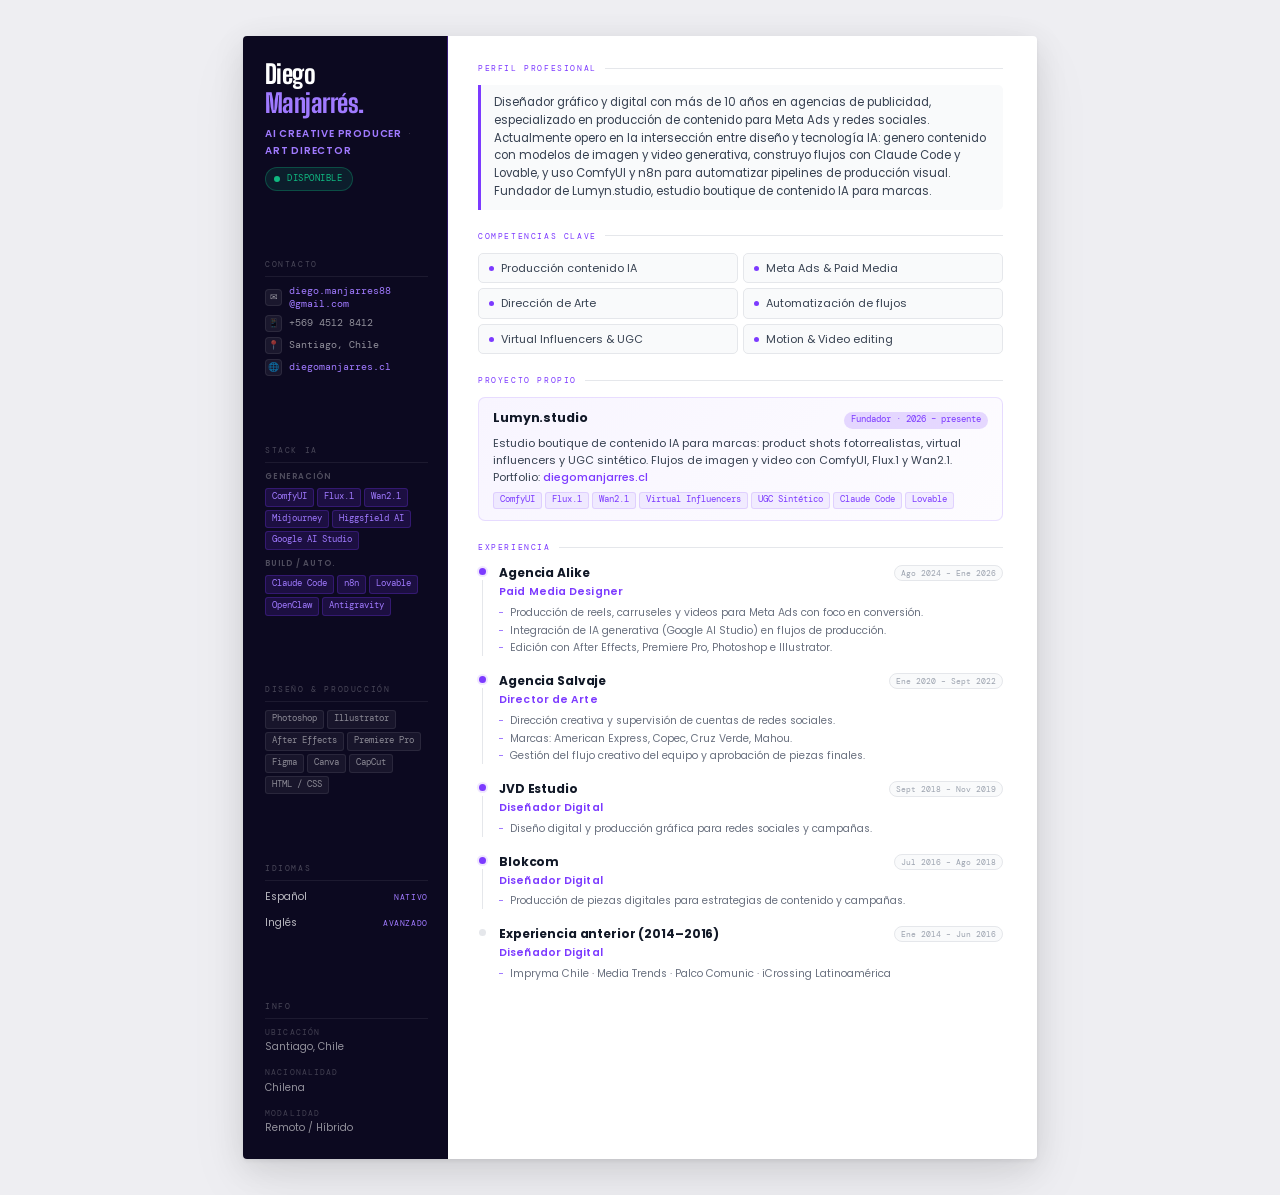
<file: cv_diego_v2.html>
<!DOCTYPE html>
<html lang="es">
<head>
  <meta charset="UTF-8" />
  <meta name="viewport" content="width=device-width, initial-scale=1.0" />
  <title>CV — Diego Manjarrés Burgos</title>
  <link rel="preconnect" href="https://fonts.googleapis.com" />
  <link rel="preconnect" href="https://fonts.gstatic.com" crossorigin />
  <link href="https://fonts.googleapis.com/css2?family=Poppins:wght@400;500;600;700;900&family=Big+Shoulders+Display:wght@800;900&family=DM+Mono:wght@400;500&display=swap" rel="stylesheet" />
  <style>
    *, *::before, *::after { box-sizing: border-box; margin: 0; padding: 0; }

    :root {
      --sidebar-bg:    #0c0920;
      --sidebar-bg2:   #130e2a;
      --accent:        #7C3AFF;
      --accent-light:  #a07aff;
      --accent-dim:    rgba(124,58,255,0.18);
      --accent-dim2:   rgba(160,122,255,0.1);
      --white:         #ffffff;
      --text:          #111827;
      --text-secondary:#374151;
      --text-muted:    #6B7280;
      --text-faint:    #9CA3AF;
      --border:        #E5E7EB;
      --border-light:  #F3F4F6;
      --surface:       #F9FAFB;
      --green:         #10B981;
      --green-dim:     rgba(16,185,129,0.12);
      --green-border:  rgba(16,185,129,0.3);
    }

    body {
      font-family: 'Poppins', -apple-system, sans-serif;
      background: #EEEEF2;
      color: var(--text);
      font-size: 12px;
      line-height: 1.5;
      -webkit-font-smoothing: antialiased;
    }

    /* ─── PAGE ─── */
    .page {
      width: 794px;
      height: 1123px;
      margin: 36px auto;
      background: var(--white);
      display: grid;
      grid-template-columns: 205px 1fr;
      box-shadow: 0 2px 4px rgba(0,0,0,0.06), 0 8px 32px rgba(0,0,0,0.10), 0 24px 64px rgba(0,0,0,0.06);
      border-radius: 4px;
      overflow: hidden;
    }

    /* ─── SIDEBAR ─── */
    .sidebar {
      background: var(--sidebar-bg);
      padding: 24px 20px 24px 22px;
      display: flex;
      flex-direction: column;
      gap: 16px;
      position: relative;
      overflow: hidden;
    }
    .sidebar::after {
      content: '';
      position: absolute;
      top: 0; right: 0;
      width: 1px;
      height: 100%;
      background: linear-gradient(to bottom, var(--accent) 0%, transparent 60%);
      opacity: 0.4;
    }

    /* Identity */
    .identity { display: flex; flex-direction: column; gap: 8px; }

    .name {
      font-family: 'Big Shoulders Display', 'Poppins', sans-serif;
      font-size: 26px;
      font-weight: 800;
      color: var(--white);
      letter-spacing: -0.02em;
      line-height: 1.1;
    }
    .name-accent { color: var(--accent-light); }

    .role-badge {
      display: inline-flex;
      align-items: center;
      gap: 0;
      flex-wrap: wrap;
    }
    .role-line {
      font-size: 10px;
      font-weight: 600;
      letter-spacing: 0.08em;
      text-transform: uppercase;
      color: var(--accent-light);
      line-height: 1.6;
    }
    .role-sep {
      color: rgba(255,255,255,0.2);
      margin: 0 6px;
    }

    .avail {
      display: inline-flex;
      align-items: center;
      gap: 7px;
      background: var(--green-dim);
      border: 1px solid var(--green-border);
      border-radius: 100px;
      padding: 4px 10px 4px 8px;
      width: fit-content;
    }
    .avail-dot {
      width: 6px; height: 6px;
      border-radius: 50%;
      background: var(--green);
      flex-shrink: 0;
      animation: glow 2s ease-in-out infinite;
    }
    @keyframes glow {
      0%,100% { box-shadow: 0 0 0 0 rgba(16,185,129,0.4); }
      50%      { box-shadow: 0 0 0 4px rgba(16,185,129,0); }
    }
    .avail-text {
      font-family: 'DM Mono', monospace;
      font-size: 9px;
      color: var(--green);
      letter-spacing: 0.06em;
      text-transform: uppercase;
    }

    /* Contact */
    .contact-list {
      display: flex;
      flex-direction: column;
      gap: 5px;
    }
    .contact-item {
      display: flex;
      align-items: center;
      gap: 7px;
      font-size: 9.5px;
      color: rgba(255,255,255,0.55);
      font-family: 'DM Mono', monospace;
      word-break: break-all;
      line-height: 1.3;
    }
    .contact-item a {
      color: var(--accent-light);
      text-decoration: none;
    }
    .contact-icon {
      width: 17px; height: 17px;
      border-radius: 4px;
      background: rgba(255,255,255,0.06);
      border: 1px solid rgba(255,255,255,0.08);
      display: flex; align-items: center; justify-content: center;
      flex-shrink: 0;
      font-size: 9px;
    }

    /* Sidebar section */
    .s-section { display: flex; flex-direction: column; gap: 8px; }
    .s-section-title {
      font-family: 'DM Mono', monospace;
      font-size: 8px;
      letter-spacing: 0.2em;
      text-transform: uppercase;
      color: rgba(255,255,255,0.25);
      padding-bottom: 6px;
      border-bottom: 1px solid rgba(255,255,255,0.07);
    }

    /* Skill group */
    .s-group { display: flex; flex-direction: column; gap: 4px; }
    .s-group-label {
      font-size: 8px;
      font-weight: 600;
      text-transform: uppercase;
      letter-spacing: 0.1em;
      color: rgba(255,255,255,0.28);
      margin-bottom: 1px;
    }
    .s-pills {
      display: flex;
      flex-wrap: wrap;
      gap: 3px;
    }
    .s-pill {
      background: rgba(124,58,255,0.15);
      border: 1px solid rgba(124,58,255,0.25);
      border-radius: 3px;
      padding: 2px 6px;
      font-family: 'DM Mono', monospace;
      font-size: 8.5px;
      color: var(--accent-light);
      white-space: nowrap;
    }
    .s-pill.neutral {
      background: rgba(255,255,255,0.05);
      border-color: rgba(255,255,255,0.08);
      color: rgba(255,255,255,0.5);
    }

    /* Lang */
    .lang-row {
      display: flex;
      justify-content: space-between;
      align-items: center;
      margin-bottom: 2px;
    }
    .lang-name { font-size: 10.5px; color: rgba(255,255,255,0.7); }
    .lang-level {
      font-family: 'DM Mono', monospace;
      font-size: 8px;
      color: var(--accent-light);
      text-transform: uppercase;
      letter-spacing: 0.08em;
    }

    /* Info rows */
    .info-row { display: flex; flex-direction: column; gap: 1px; margin-bottom: 5px; }
    .info-row:last-child { margin-bottom: 0; }
    .info-label {
      font-family: 'DM Mono', monospace;
      font-size: 7.5px;
      letter-spacing: 0.15em;
      text-transform: uppercase;
      color: rgba(255,255,255,0.22);
    }
    .info-val {
      font-size: 10px;
      color: rgba(255,255,255,0.55);
    }

    /* ─── MAIN ─── */
    .main {
      padding: 26px 34px 26px 30px;
      display: flex;
      flex-direction: column;
      gap: 20px;
      overflow: hidden;
    }

    /* Section */
    .m-section { display: flex; flex-direction: column; gap: 11px; }

    .m-section-title {
      display: flex;
      align-items: center;
      gap: 8px;
      font-family: 'DM Mono', monospace;
      font-size: 8px;
      letter-spacing: 0.2em;
      text-transform: uppercase;
      color: var(--accent);
    }
    .m-section-title::after {
      content: '';
      flex: 1;
      height: 1px;
      background: var(--border);
    }

    /* Tagline */
    .tagline {
      font-size: 11.5px;
      color: var(--text-secondary);
      line-height: 1.55;
      padding: 9px 13px;
      background: var(--surface);
      border-left: 3px solid var(--accent);
      border-radius: 0 5px 5px 0;
    }

    /* Project box */
    .project-card {
      background: linear-gradient(135deg, #f8f5ff 0%, #fdfcff 100%);
      border: 1px solid rgba(124,58,255,0.14);
      border-radius: 7px;
      padding: 11px 14px;
      display: flex;
      flex-direction: column;
      gap: 6px;
    }
    .project-header {
      display: flex;
      align-items: baseline;
      justify-content: space-between;
      gap: 8px;
    }
    .project-name {
      font-size: 12.5px;
      font-weight: 700;
      color: var(--text);
      letter-spacing: -0.01em;
    }
    .project-meta {
      font-family: 'DM Mono', monospace;
      font-size: 8.5px;
      color: var(--accent);
      white-space: nowrap;
      background: var(--accent-dim);
      padding: 2px 7px;
      border-radius: 100px;
    }
    .project-desc {
      font-size: 11px;
      color: var(--text-secondary);
      line-height: 1.55;
    }
    .project-desc a { color: var(--accent); text-decoration: none; font-weight: 500; }
    .m-tags { display: flex; flex-wrap: wrap; gap: 3px; }
    .m-tag {
      background: var(--accent-dim2);
      color: var(--accent);
      border: 1px solid rgba(124,58,255,0.15);
      border-radius: 3px;
      padding: 1px 6px;
      font-family: 'DM Mono', monospace;
      font-size: 8.5px;
    }

    /* Experience */
    .exp-list { display: flex; flex-direction: column; gap: 0; }

    .exp-item {
      display: grid;
      grid-template-columns: 9px 1fr;
      gap: 0 12px;
      position: relative;
      padding-bottom: 16px;
    }
    .exp-item:last-child { padding-bottom: 0; }

    /* Timeline track */
    .exp-track {
      display: flex;
      flex-direction: column;
      align-items: center;
      padding-top: 4px;
    }
    .exp-dot {
      width: 7px; height: 7px;
      border-radius: 50%;
      background: var(--accent);
      flex-shrink: 0;
      box-shadow: 0 0 0 2px rgba(124,58,255,0.12);
    }
    .exp-item:last-child .exp-dot {
      background: var(--border);
      box-shadow: none;
    }
    .exp-line {
      flex: 1;
      width: 1px;
      background: var(--border);
      margin-top: 5px;
    }
    .exp-item:last-child .exp-line { display: none; }

    /* Content */
    .exp-content { display: flex; flex-direction: column; gap: 2px; }
    .exp-top {
      display: flex;
      align-items: flex-start;
      justify-content: space-between;
      gap: 8px;
    }
    .exp-company {
      font-size: 12px;
      font-weight: 700;
      color: var(--text);
      letter-spacing: -0.01em;
    }
    .exp-period {
      font-family: 'DM Mono', monospace;
      font-size: 8px;
      color: var(--text-faint);
      white-space: nowrap;
      background: var(--surface);
      border: 1px solid var(--border);
      padding: 1px 6px;
      border-radius: 100px;
      margin-top: 1px;
    }
    .exp-role {
      font-size: 10.5px;
      font-weight: 600;
      color: var(--accent);
      letter-spacing: 0.01em;
    }
    .exp-bullets {
      margin-top: 3px;
      padding-left: 0;
      list-style: none;
      display: flex;
      flex-direction: column;
      gap: 2px;
    }
    .exp-bullets li {
      font-size: 10.5px;
      color: var(--text-muted);
      line-height: 1.5;
      padding-left: 11px;
      position: relative;
    }
    .exp-bullets li::before {
      content: '';
      position: absolute;
      left: 0; top: 7px;
      width: 4px; height: 1px;
      background: var(--accent-light);
    }

    /* Competencias */
    .comp-grid {
      display: grid;
      grid-template-columns: 1fr 1fr;
      gap: 5px;
    }
    .comp-item {
      display: flex;
      align-items: center;
      gap: 7px;
      font-size: 11px;
      color: var(--text-secondary);
      background: var(--surface);
      border: 1px solid var(--border);
      border-radius: 5px;
      padding: 6px 10px;
    }
    .comp-item::before {
      content: '';
      width: 5px; height: 5px;
      border-radius: 50%;
      background: var(--accent);
      flex-shrink: 0;
    }

    /* Sidebar distribución vertical */
    .sidebar { justify-content: space-between; }

    /* ─── PRINT ─── */
    @media print {
      body { background: white; }
      .page {
        margin: 0; border-radius: 0;
        box-shadow: none;
        width: 100%;
        min-height: unset;
      }
      @page { size: A4; margin: 0; }
    }
  </style>
</head>
<body>
<div class="page">

  <!-- ══ SIDEBAR ══ -->
  <aside class="sidebar">

    <!-- Identity -->
    <div class="identity">
      <div class="name">Diego<br><span class="name-accent">Manjarrés.</span></div>
      <div class="role-badge">
        <span class="role-line">AI Creative Producer</span>
        <span class="role-sep">·</span>
        <span class="role-line">Art Director</span>
      </div>
      <div class="avail">
        <span class="avail-dot"></span>
        <span class="avail-text">Disponible</span>
      </div>
    </div>

    <!-- Contacto -->
    <div class="s-section">
      <div class="s-section-title">Contacto</div>
      <div class="contact-list">
        <div class="contact-item">
          <div class="contact-icon">✉</div>
          <a href="mailto:diego.manjarres88@gmail.com">diego.manjarres88<br>@gmail.com</a>
        </div>
        <div class="contact-item">
          <div class="contact-icon">📱</div>
          +569 4512 8412
        </div>
        <div class="contact-item">
          <div class="contact-icon">📍</div>
          Santiago, Chile
        </div>
        <div class="contact-item">
          <div class="contact-icon">🌐</div>
          <a href="https://diegomanjarres.cl">diegomanjarres.cl</a>
        </div>
      </div>
    </div>

    <!-- Stack IA -->
    <div class="s-section">
      <div class="s-section-title">Stack IA</div>
      <div class="s-group">
        <div class="s-group-label">Generación</div>
        <div class="s-pills">
          <span class="s-pill">ComfyUI</span>
          <span class="s-pill">Flux.1</span>
          <span class="s-pill">Wan2.1</span>
          <span class="s-pill">Midjourney</span>
          <span class="s-pill">Higgsfield AI</span>
          <span class="s-pill">Google AI Studio</span>
        </div>
      </div>
      <div class="s-group">
        <div class="s-group-label">Build / Auto.</div>
        <div class="s-pills">
          <span class="s-pill">Claude Code</span>
          <span class="s-pill">n8n</span>
          <span class="s-pill">Lovable</span>
          <span class="s-pill">OpenClaw</span>
          <span class="s-pill">Antigravity</span>
        </div>
      </div>
    </div>

    <!-- Diseño & Producción -->
    <div class="s-section">
      <div class="s-section-title">Diseño &amp; Producción</div>
      <div class="s-pills">
        <span class="s-pill neutral">Photoshop</span>
        <span class="s-pill neutral">Illustrator</span>
        <span class="s-pill neutral">After Effects</span>
        <span class="s-pill neutral">Premiere Pro</span>
        <span class="s-pill neutral">Figma</span>
        <span class="s-pill neutral">Canva</span>
        <span class="s-pill neutral">CapCut</span>
        <span class="s-pill neutral">HTML / CSS</span>
      </div>
    </div>

    <!-- Idiomas -->
    <div class="s-section">
      <div class="s-section-title">Idiomas</div>
      <div class="lang-row">
        <span class="lang-name">Español</span>
        <span class="lang-level">Nativo</span>
      </div>
      <div class="lang-row">
        <span class="lang-name">Inglés</span>
        <span class="lang-level">Avanzado</span>
      </div>
    </div>

    <!-- Info -->
    <div class="s-section">
      <div class="s-section-title">Info</div>
      <div class="info-row">
        <span class="info-label">Ubicación</span>
        <span class="info-val">Santiago, Chile</span>
      </div>
      <div class="info-row">
        <span class="info-label">Nacionalidad</span>
        <span class="info-val">Chilena</span>
      </div>
      <div class="info-row">
        <span class="info-label">Modalidad</span>
        <span class="info-val">Remoto / Híbrido</span>
      </div>
    </div>

  </aside>

  <!-- ══ MAIN ══ -->
  <main class="main">

    <!-- Perfil Profesional -->
    <div class="m-section">
      <div class="m-section-title">Perfil Profesional</div>
      <div class="tagline">
        Diseñador gráfico y digital con más de 10 años en agencias de publicidad, especializado en producción de contenido para Meta Ads y redes sociales. Actualmente opero en la intersección entre diseño y tecnología IA: genero contenido con modelos de imagen y video generativa, construyo flujos con Claude Code y Lovable, y uso ComfyUI y n8n para automatizar pipelines de producción visual. Fundador de Lumyn.studio, estudio boutique de contenido IA para marcas.
      </div>
    </div>

    <!-- Competencias clave -->
    <div class="m-section">
      <div class="m-section-title">Competencias clave</div>
      <div class="comp-grid">
        <div class="comp-item">Producción contenido IA</div>
        <div class="comp-item">Meta Ads &amp; Paid Media</div>
        <div class="comp-item">Dirección de Arte</div>
        <div class="comp-item">Automatización de flujos</div>
        <div class="comp-item">Virtual Influencers &amp; UGC</div>
        <div class="comp-item">Motion &amp; Video editing</div>
      </div>
    </div>

    <!-- Proyecto propio -->
    <div class="m-section">
      <div class="m-section-title">Proyecto propio</div>
      <div class="project-card">
        <div class="project-header">
          <span class="project-name">Lumyn.studio</span>
          <span class="project-meta">Fundador · 2026 – presente</span>
        </div>
        <div class="project-desc">
          Estudio boutique de contenido IA para marcas: product shots fotorrealistas, virtual influencers y UGC sintético. Flujos de imagen y video con ComfyUI, Flux.1 y Wan2.1. Portfolio: <a href="https://diegomanjarres.cl">diegomanjarres.cl</a>
        </div>
        <div class="m-tags">
          <span class="m-tag">ComfyUI</span>
          <span class="m-tag">Flux.1</span>
          <span class="m-tag">Wan2.1</span>
          <span class="m-tag">Virtual Influencers</span>
          <span class="m-tag">UGC Sintético</span>
          <span class="m-tag">Claude Code</span>
          <span class="m-tag">Lovable</span>
        </div>
      </div>
    </div>

    <!-- Experiencia -->
    <div class="m-section">
      <div class="m-section-title">Experiencia</div>
      <div class="exp-list">

        <div class="exp-item">
          <div class="exp-track"><div class="exp-dot"></div><div class="exp-line"></div></div>
          <div class="exp-content">
            <div class="exp-top">
              <span class="exp-company">Agencia Alike</span>
              <span class="exp-period">Ago 2024 – Ene 2026</span>
            </div>
            <div class="exp-role">Paid Media Designer</div>
            <ul class="exp-bullets">
              <li>Producción de reels, carruseles y videos para Meta Ads con foco en conversión.</li>
              <li>Integración de IA generativa (Google AI Studio) en flujos de producción.</li>
              <li>Edición con After Effects, Premiere Pro, Photoshop e Illustrator.</li>
            </ul>
          </div>
        </div>

        <div class="exp-item">
          <div class="exp-track"><div class="exp-dot"></div><div class="exp-line"></div></div>
          <div class="exp-content">
            <div class="exp-top">
              <span class="exp-company">Agencia Salvaje</span>
              <span class="exp-period">Ene 2020 – Sept 2022</span>
            </div>
            <div class="exp-role">Director de Arte</div>
            <ul class="exp-bullets">
              <li>Dirección creativa y supervisión de cuentas de redes sociales.</li>
              <li>Marcas: American Express, Copec, Cruz Verde, Mahou.</li>
              <li>Gestión del flujo creativo del equipo y aprobación de piezas finales.</li>
            </ul>
          </div>
        </div>

        <div class="exp-item">
          <div class="exp-track"><div class="exp-dot"></div><div class="exp-line"></div></div>
          <div class="exp-content">
            <div class="exp-top">
              <span class="exp-company">JVD Estudio</span>
              <span class="exp-period">Sept 2018 – Nov 2019</span>
            </div>
            <div class="exp-role">Diseñador Digital</div>
            <ul class="exp-bullets">
              <li>Diseño digital y producción gráfica para redes sociales y campañas.</li>
            </ul>
          </div>
        </div>

        <div class="exp-item">
          <div class="exp-track"><div class="exp-dot"></div><div class="exp-line"></div></div>
          <div class="exp-content">
            <div class="exp-top">
              <span class="exp-company">Blokcom</span>
              <span class="exp-period">Jul 2016 – Ago 2018</span>
            </div>
            <div class="exp-role">Diseñador Digital</div>
            <ul class="exp-bullets">
              <li>Producción de piezas digitales para estrategias de contenido y campañas.</li>
            </ul>
          </div>
        </div>

        <div class="exp-item">
          <div class="exp-track"><div class="exp-dot"></div><div class="exp-line"></div></div>
          <div class="exp-content">
            <div class="exp-top">
              <span class="exp-company">Experiencia anterior (2014–2016)</span>
              <span class="exp-period">Ene 2014 – Jun 2016</span>
            </div>
            <div class="exp-role">Diseñador Digital</div>
            <ul class="exp-bullets">
              <li>Impryma Chile · Media Trends · Palco Comunic · iCrossing Latinoamérica</li>
            </ul>
          </div>
        </div>

      </div>
    </div>

  </main>
</div>
</body>
</html>
</file>
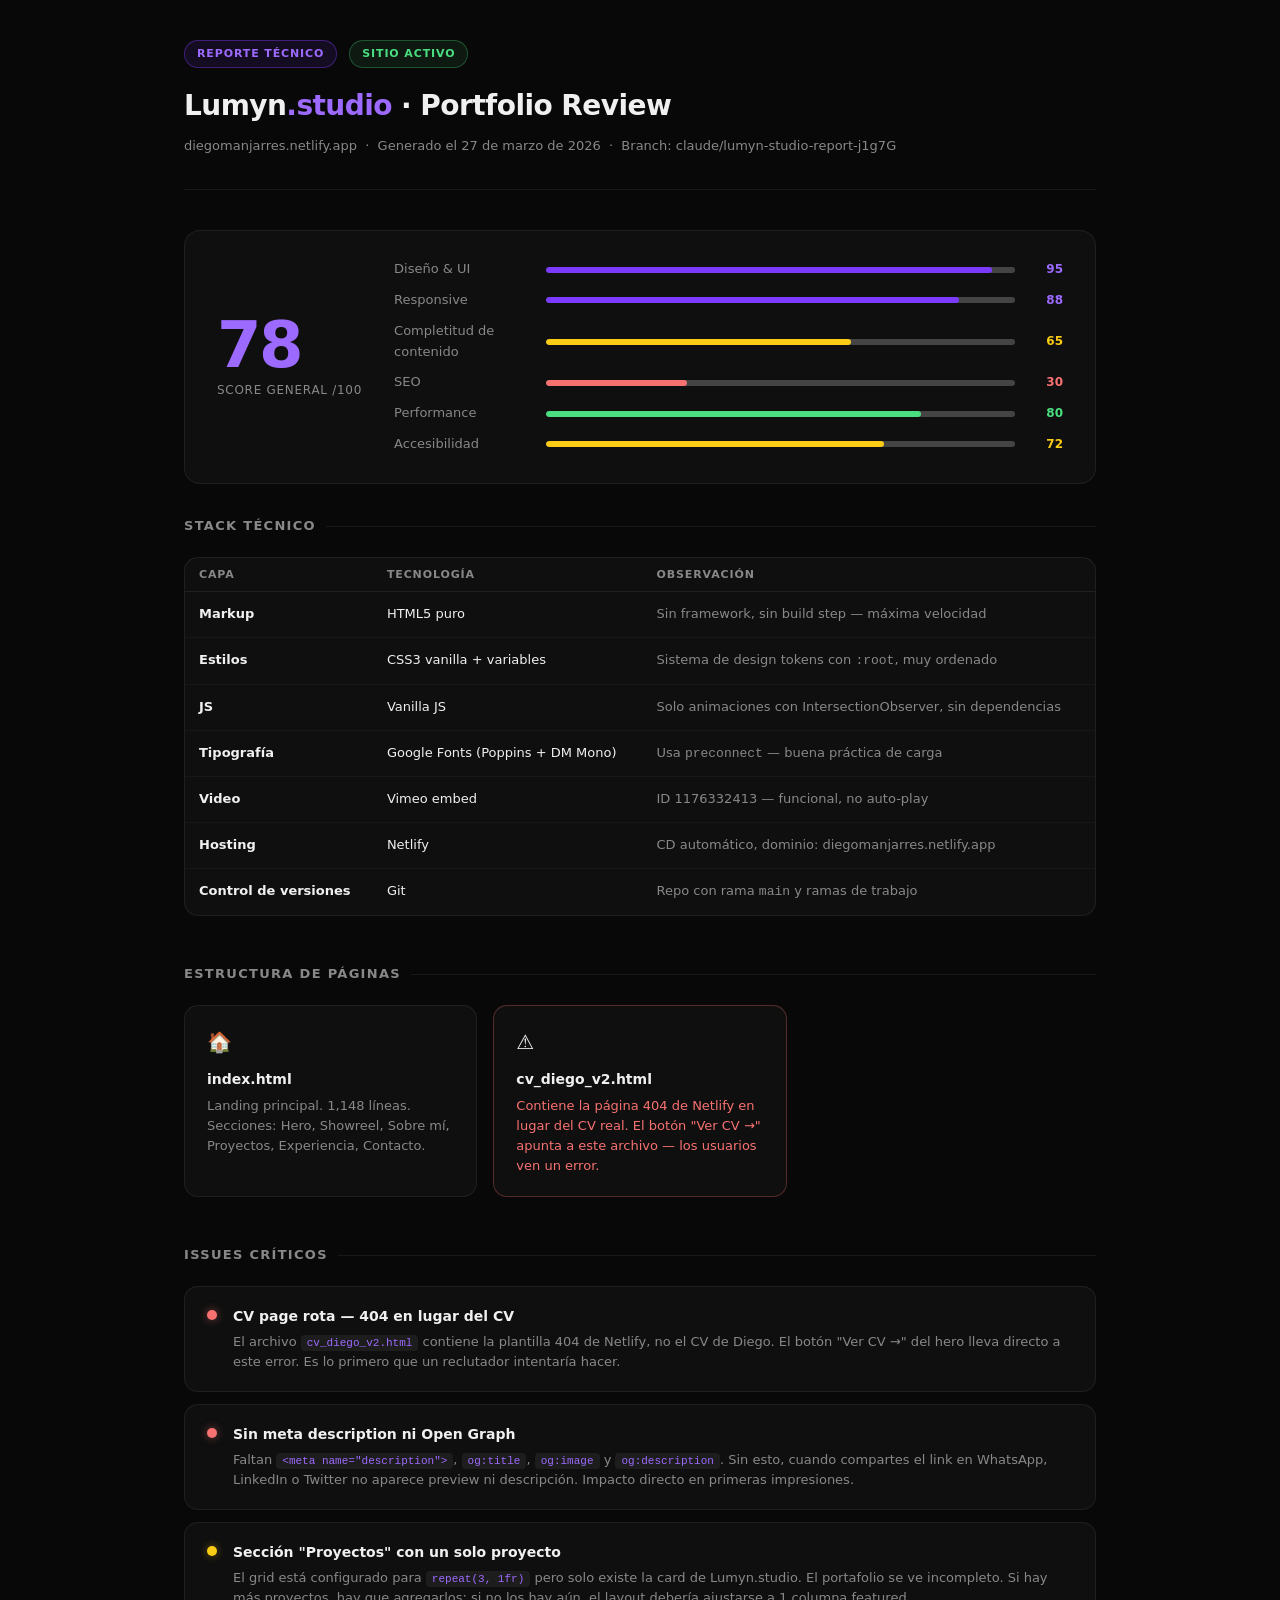
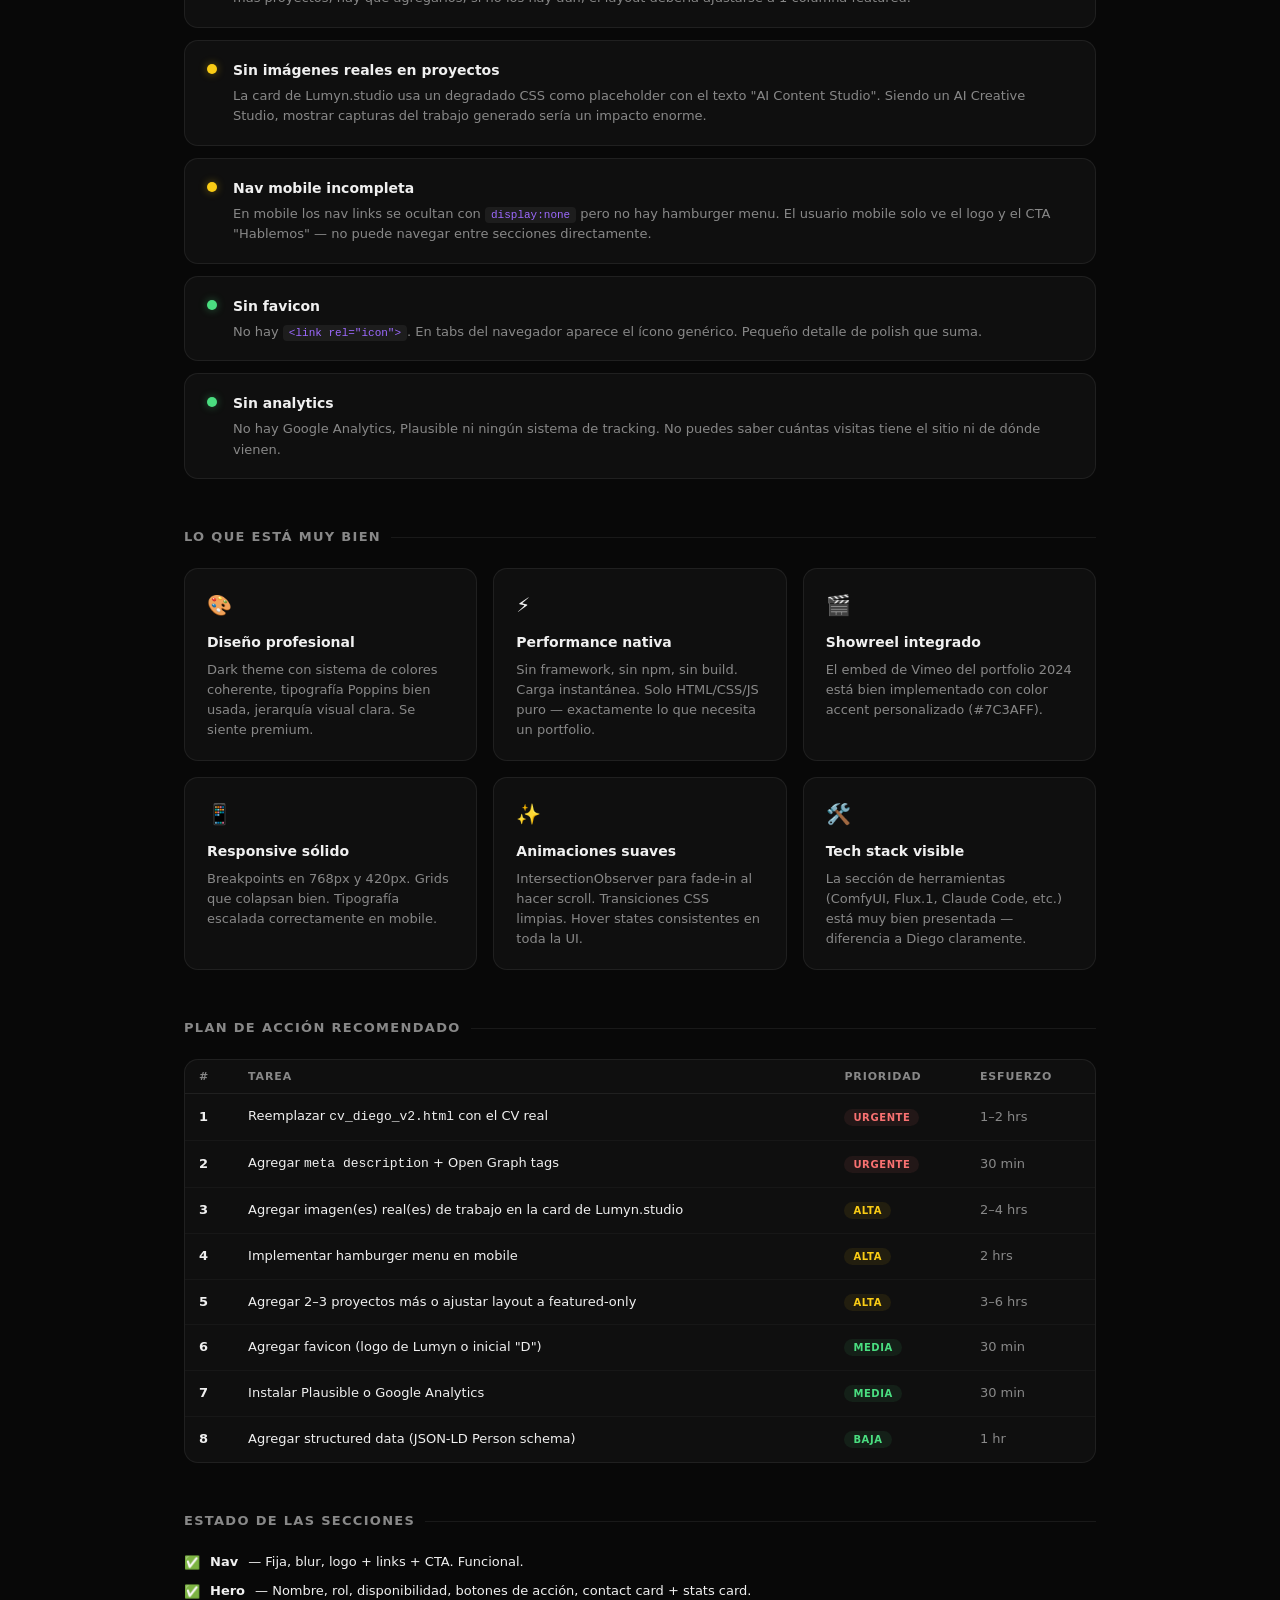
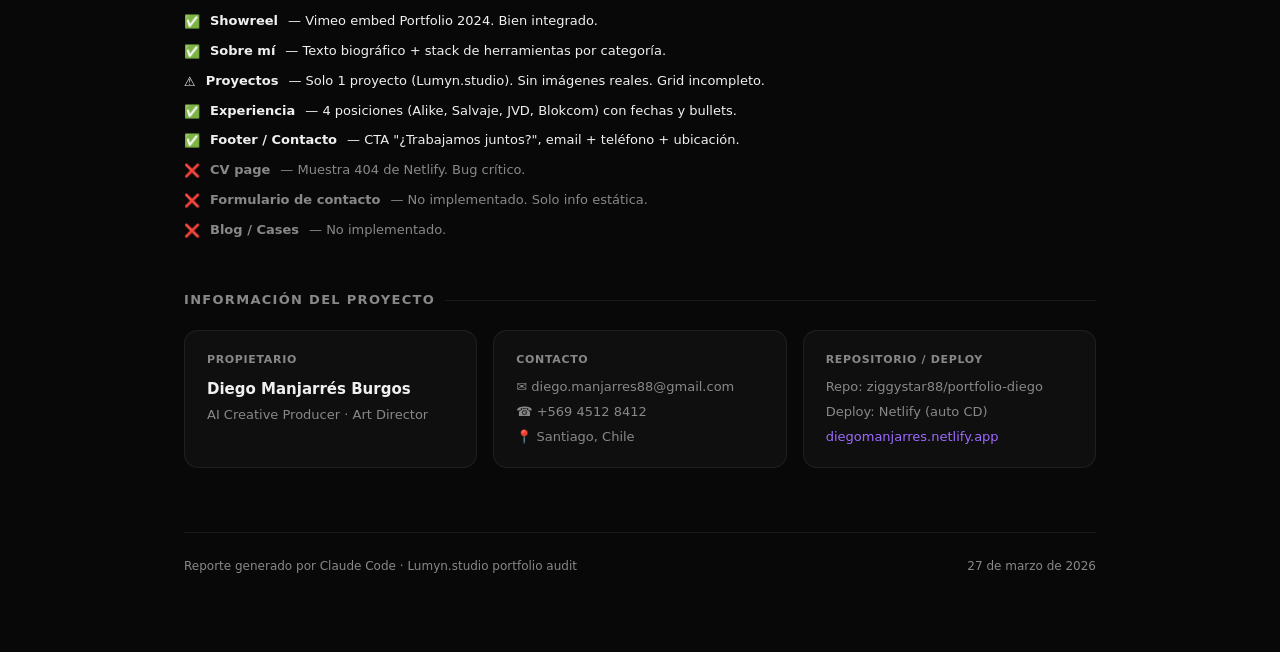
<file: reporte-lumyn.html>
<!DOCTYPE html>
<html lang="es">
<head>
  <meta charset="UTF-8" />
  <meta name="viewport" content="width=device-width, initial-scale=1.0" />
  <title>Reporte — Lumyn.studio / diegomanjarres.netlify.app</title>
  <style>
    *, *::before, *::after { box-sizing: border-box; margin: 0; padding: 0; }

    :root {
      --bg: #080808;
      --card: #0f0f0f;
      --card2: #141414;
      --border: rgba(255,255,255,0.07);
      --accent: #7C3AFF;
      --accent-light: #9d6aff;
      --accent-dim: rgba(124,58,255,0.1);
      --green: #4ade80;
      --yellow: #facc15;
      --red: #f87171;
      --text: #f0f0f0;
      --muted: #888;
      --muted2: #444;
    }

    html { scroll-behavior: smooth; }

    body {
      background: var(--bg);
      color: var(--text);
      font-family: 'Segoe UI', system-ui, sans-serif;
      line-height: 1.6;
      padding: 40px 24px 80px;
      max-width: 960px;
      margin: 0 auto;
    }

    /* ── HEADER ── */
    .report-header {
      border-bottom: 1px solid var(--border);
      padding-bottom: 32px;
      margin-bottom: 40px;
    }
    .report-meta {
      display: flex;
      gap: 12px;
      align-items: center;
      flex-wrap: wrap;
      margin-bottom: 16px;
    }
    .badge {
      font-size: 11px;
      font-weight: 600;
      letter-spacing: 0.08em;
      text-transform: uppercase;
      padding: 4px 12px;
      border-radius: 100px;
      border: 1px solid;
    }
    .badge-purple { color: var(--accent-light); border-color: rgba(124,58,255,0.4); background: var(--accent-dim); }
    .badge-green  { color: var(--green);        border-color: rgba(74,222,128,0.3); background: rgba(74,222,128,0.08); }
    .badge-yellow { color: var(--yellow);       border-color: rgba(250,204,21,0.3); background: rgba(250,204,21,0.08); }
    .badge-red    { color: var(--red);          border-color: rgba(248,113,113,0.3); background: rgba(248,113,113,0.08); }

    h1 { font-size: 28px; font-weight: 700; letter-spacing: -0.02em; margin-bottom: 8px; }
    h1 span { color: var(--accent-light); }
    .report-date { font-size: 13px; color: var(--muted); }

    /* ── SCORE BAR ── */
    .score-section {
      background: var(--card);
      border: 1px solid var(--border);
      border-radius: 16px;
      padding: 28px 32px;
      margin-bottom: 32px;
      display: flex;
      gap: 32px;
      align-items: center;
      flex-wrap: wrap;
    }
    .score-big {
      font-size: 64px;
      font-weight: 800;
      line-height: 1;
      color: var(--accent-light);
      letter-spacing: -0.04em;
    }
    .score-label { font-size: 12px; color: var(--muted); margin-top: 4px; text-transform: uppercase; letter-spacing: 0.06em; }
    .score-bars { flex: 1; min-width: 220px; display: flex; flex-direction: column; gap: 10px; }
    .bar-row { display: flex; align-items: center; gap: 12px; font-size: 13px; }
    .bar-name { width: 140px; color: var(--muted); }
    .bar-track { flex: 1; height: 6px; background: var(--muted2); border-radius: 100px; overflow: hidden; }
    .bar-fill { height: 100%; border-radius: 100px; }
    .bar-val { width: 36px; text-align: right; font-weight: 600; font-size: 12px; }

    /* ── SECTION ── */
    section { margin-bottom: 48px; }
    h2 {
      font-size: 13px;
      font-weight: 700;
      letter-spacing: 0.1em;
      text-transform: uppercase;
      color: var(--muted);
      margin-bottom: 20px;
      display: flex;
      align-items: center;
      gap: 10px;
    }
    h2::after { content: ''; flex: 1; height: 1px; background: var(--border); }

    /* ── CARDS ── */
    .card-grid { display: grid; grid-template-columns: repeat(auto-fill, minmax(280px, 1fr)); gap: 16px; }
    .card {
      background: var(--card);
      border: 1px solid var(--border);
      border-radius: 14px;
      padding: 20px 22px;
      transition: border-color 0.2s;
    }
    .card:hover { border-color: rgba(124,58,255,0.25); }
    .card-title { font-size: 14px; font-weight: 600; margin-bottom: 6px; }
    .card-desc { font-size: 13px; color: var(--muted); line-height: 1.55; }
    .card-icon { font-size: 20px; margin-bottom: 10px; }

    /* ── ISSUES ── */
    .issue {
      background: var(--card);
      border: 1px solid var(--border);
      border-radius: 14px;
      padding: 18px 22px;
      margin-bottom: 12px;
      display: flex;
      gap: 16px;
      align-items: flex-start;
    }
    .issue-dot {
      width: 10px;
      height: 10px;
      border-radius: 50%;
      margin-top: 5px;
      flex-shrink: 0;
    }
    .dot-red    { background: var(--red); box-shadow: 0 0 8px rgba(248,113,113,0.5); }
    .dot-yellow { background: var(--yellow); box-shadow: 0 0 8px rgba(250,204,21,0.4); }
    .dot-green  { background: var(--green); box-shadow: 0 0 8px rgba(74,222,128,0.4); }

    .issue-body h3 { font-size: 14px; font-weight: 600; margin-bottom: 4px; }
    .issue-body p  { font-size: 13px; color: var(--muted); }
    .issue-body code {
      font-family: 'Courier New', monospace;
      font-size: 11px;
      background: rgba(255,255,255,0.06);
      padding: 2px 6px;
      border-radius: 4px;
      color: var(--accent-light);
    }

    /* ── CHECKLIST ── */
    .checklist { list-style: none; display: flex; flex-direction: column; gap: 8px; }
    .checklist li {
      display: flex;
      align-items: flex-start;
      gap: 10px;
      font-size: 13px;
      color: var(--muted);
    }
    .checklist li .icon { flex-shrink: 0; margin-top: 1px; }
    .checklist li.done { color: var(--text); }

    /* ── TECH TABLE ── */
    table { width: 100%; border-collapse: collapse; }
    th {
      text-align: left;
      font-size: 11px;
      font-weight: 700;
      letter-spacing: 0.08em;
      text-transform: uppercase;
      color: var(--muted);
      padding: 8px 14px;
      border-bottom: 1px solid var(--border);
    }
    td {
      font-size: 13px;
      padding: 12px 14px;
      border-bottom: 1px solid rgba(255,255,255,0.03);
      color: var(--text);
    }
    tr:last-child td { border-bottom: none; }
    tbody tr:hover td { background: rgba(255,255,255,0.02); }
    td:first-child { font-weight: 600; }
    td.muted { color: var(--muted); }

    /* ── PRIORITY TABLE ── */
    .priority-tag {
      font-size: 10px;
      font-weight: 700;
      letter-spacing: 0.06em;
      text-transform: uppercase;
      padding: 3px 9px;
      border-radius: 100px;
    }

    /* ── FOOTER ── */
    footer {
      margin-top: 64px;
      padding-top: 24px;
      border-top: 1px solid var(--border);
      font-size: 12px;
      color: var(--muted);
      display: flex;
      justify-content: space-between;
      flex-wrap: wrap;
      gap: 8px;
    }
  </style>
</head>
<body>

  <!-- HEADER -->
  <div class="report-header">
    <div class="report-meta">
      <span class="badge badge-purple">Reporte técnico</span>
      <span class="badge badge-green">Sitio activo</span>
    </div>
    <h1>Lumyn<span>.studio</span> · Portfolio Review</h1>
    <p class="report-date">diegomanjarres.netlify.app &nbsp;·&nbsp; Generado el 27 de marzo de 2026 &nbsp;·&nbsp; Branch: claude/lumyn-studio-report-j1g7G</p>
  </div>

  <!-- SCORE -->
  <div class="score-section">
    <div>
      <div class="score-big">78</div>
      <div class="score-label">Score general /100</div>
    </div>
    <div class="score-bars">
      <div class="bar-row">
        <span class="bar-name">Diseño & UI</span>
        <div class="bar-track"><div class="bar-fill" style="width:95%;background:#7C3AFF;"></div></div>
        <span class="bar-val" style="color:#9d6aff">95</span>
      </div>
      <div class="bar-row">
        <span class="bar-name">Responsive</span>
        <div class="bar-track"><div class="bar-fill" style="width:88%;background:#7C3AFF;"></div></div>
        <span class="bar-val" style="color:#9d6aff">88</span>
      </div>
      <div class="bar-row">
        <span class="bar-name">Completitud de contenido</span>
        <div class="bar-track"><div class="bar-fill" style="width:65%;background:#facc15;"></div></div>
        <span class="bar-val" style="color:#facc15">65</span>
      </div>
      <div class="bar-row">
        <span class="bar-name">SEO</span>
        <div class="bar-track"><div class="bar-fill" style="width:30%;background:#f87171;"></div></div>
        <span class="bar-val" style="color:#f87171">30</span>
      </div>
      <div class="bar-row">
        <span class="bar-name">Performance</span>
        <div class="bar-track"><div class="bar-fill" style="width:80%;background:#4ade80;"></div></div>
        <span class="bar-val" style="color:#4ade80">80</span>
      </div>
      <div class="bar-row">
        <span class="bar-name">Accesibilidad</span>
        <div class="bar-track"><div class="bar-fill" style="width:72%;background:#facc15;"></div></div>
        <span class="bar-val" style="color:#facc15">72</span>
      </div>
    </div>
  </div>

  <!-- STACK TÉCNICO -->
  <section>
    <h2>Stack técnico</h2>
    <div style="background:var(--card);border:1px solid var(--border);border-radius:14px;overflow:hidden;">
      <table>
        <thead>
          <tr>
            <th>Capa</th>
            <th>Tecnología</th>
            <th>Observación</th>
          </tr>
        </thead>
        <tbody>
          <tr>
            <td>Markup</td>
            <td>HTML5 puro</td>
            <td class="muted">Sin framework, sin build step — máxima velocidad</td>
          </tr>
          <tr>
            <td>Estilos</td>
            <td>CSS3 vanilla + variables</td>
            <td class="muted">Sistema de design tokens con <code>:root</code>, muy ordenado</td>
          </tr>
          <tr>
            <td>JS</td>
            <td>Vanilla JS</td>
            <td class="muted">Solo animaciones con IntersectionObserver, sin dependencias</td>
          </tr>
          <tr>
            <td>Tipografía</td>
            <td>Google Fonts (Poppins + DM Mono)</td>
            <td class="muted">Usa <code>preconnect</code> — buena práctica de carga</td>
          </tr>
          <tr>
            <td>Video</td>
            <td>Vimeo embed</td>
            <td class="muted">ID 1176332413 — funcional, no auto-play</td>
          </tr>
          <tr>
            <td>Hosting</td>
            <td>Netlify</td>
            <td class="muted">CD automático, dominio: diegomanjarres.netlify.app</td>
          </tr>
          <tr>
            <td>Control de versiones</td>
            <td>Git</td>
            <td class="muted">Repo con rama <code>main</code> y ramas de trabajo</td>
          </tr>
        </tbody>
      </table>
    </div>
  </section>

  <!-- ESTRUCTURA DEL SITIO -->
  <section>
    <h2>Estructura de páginas</h2>
    <div class="card-grid">
      <div class="card">
        <div class="card-icon">🏠</div>
        <div class="card-title">index.html</div>
        <div class="card-desc">Landing principal. 1,148 líneas. Secciones: Hero, Showreel, Sobre mí, Proyectos, Experiencia, Contacto.</div>
      </div>
      <div class="card" style="border-color:rgba(248,113,113,0.3);">
        <div class="card-icon">⚠️</div>
        <div class="card-title">cv_diego_v2.html</div>
        <div class="card-desc" style="color:var(--red);">Contiene la página 404 de Netlify en lugar del CV real. El botón "Ver CV →" apunta a este archivo — los usuarios ven un error.</div>
      </div>
    </div>
  </section>

  <!-- ISSUES CRÍTICOS -->
  <section>
    <h2>Issues críticos</h2>

    <div class="issue">
      <div class="issue-dot dot-red"></div>
      <div class="issue-body">
        <h3>CV page rota — 404 en lugar del CV</h3>
        <p>El archivo <code>cv_diego_v2.html</code> contiene la plantilla 404 de Netlify, no el CV de Diego. El botón "Ver CV →" del hero lleva directo a este error. Es lo primero que un reclutador intentaría hacer.</p>
      </div>
    </div>

    <div class="issue">
      <div class="issue-dot dot-red"></div>
      <div class="issue-body">
        <h3>Sin meta description ni Open Graph</h3>
        <p>Faltan <code>&lt;meta name="description"&gt;</code>, <code>og:title</code>, <code>og:image</code> y <code>og:description</code>. Sin esto, cuando compartes el link en WhatsApp, LinkedIn o Twitter no aparece preview ni descripción. Impacto directo en primeras impresiones.</p>
      </div>
    </div>

    <div class="issue">
      <div class="issue-dot dot-yellow"></div>
      <div class="issue-body">
        <h3>Sección "Proyectos" con un solo proyecto</h3>
        <p>El grid está configurado para <code>repeat(3, 1fr)</code> pero solo existe la card de Lumyn.studio. El portafolio se ve incompleto. Si hay más proyectos, hay que agregarlos; si no los hay aún, el layout debería ajustarse a 1 columna featured.</p>
      </div>
    </div>

    <div class="issue">
      <div class="issue-dot dot-yellow"></div>
      <div class="issue-body">
        <h3>Sin imágenes reales en proyectos</h3>
        <p>La card de Lumyn.studio usa un degradado CSS como placeholder con el texto "AI Content Studio". Siendo un AI Creative Studio, mostrar capturas del trabajo generado sería un impacto enorme.</p>
      </div>
    </div>

    <div class="issue">
      <div class="issue-dot dot-yellow"></div>
      <div class="issue-body">
        <h3>Nav mobile incompleta</h3>
        <p>En mobile los nav links se ocultan con <code>display:none</code> pero no hay hamburger menu. El usuario mobile solo ve el logo y el CTA "Hablemos" — no puede navegar entre secciones directamente.</p>
      </div>
    </div>

    <div class="issue">
      <div class="issue-dot dot-green"></div>
      <div class="issue-body">
        <h3>Sin favicon</h3>
        <p>No hay <code>&lt;link rel="icon"&gt;</code>. En tabs del navegador aparece el ícono genérico. Pequeño detalle de polish que suma.</p>
      </div>
    </div>

    <div class="issue">
      <div class="issue-dot dot-green"></div>
      <div class="issue-body">
        <h3>Sin analytics</h3>
        <p>No hay Google Analytics, Plausible ni ningún sistema de tracking. No puedes saber cuántas visitas tiene el sitio ni de dónde vienen.</p>
      </div>
    </div>
  </section>

  <!-- QUÉ ESTÁ BIEN -->
  <section>
    <h2>Lo que está muy bien</h2>
    <div class="card-grid">
      <div class="card">
        <div class="card-icon">🎨</div>
        <div class="card-title">Diseño profesional</div>
        <div class="card-desc">Dark theme con sistema de colores coherente, tipografía Poppins bien usada, jerarquía visual clara. Se siente premium.</div>
      </div>
      <div class="card">
        <div class="card-icon">⚡</div>
        <div class="card-title">Performance nativa</div>
        <div class="card-desc">Sin framework, sin npm, sin build. Carga instantánea. Solo HTML/CSS/JS puro — exactamente lo que necesita un portfolio.</div>
      </div>
      <div class="card">
        <div class="card-icon">🎬</div>
        <div class="card-title">Showreel integrado</div>
        <div class="card-desc">El embed de Vimeo del portfolio 2024 está bien implementado con color accent personalizado (#7C3AFF).</div>
      </div>
      <div class="card">
        <div class="card-icon">📱</div>
        <div class="card-title">Responsive sólido</div>
        <div class="card-desc">Breakpoints en 768px y 420px. Grids que colapsan bien. Tipografía escalada correctamente en mobile.</div>
      </div>
      <div class="card">
        <div class="card-icon">✨</div>
        <div class="card-title">Animaciones suaves</div>
        <div class="card-desc">IntersectionObserver para fade-in al hacer scroll. Transiciones CSS limpias. Hover states consistentes en toda la UI.</div>
      </div>
      <div class="card">
        <div class="card-icon">🛠️</div>
        <div class="card-title">Tech stack visible</div>
        <div class="card-desc">La sección de herramientas (ComfyUI, Flux.1, Claude Code, etc.) está muy bien presentada — diferencia a Diego claramente.</div>
      </div>
    </div>
  </section>

  <!-- PLAN DE ACCIÓN -->
  <section>
    <h2>Plan de acción recomendado</h2>
    <div style="background:var(--card);border:1px solid var(--border);border-radius:14px;overflow:hidden;">
      <table>
        <thead>
          <tr>
            <th>#</th>
            <th>Tarea</th>
            <th>Prioridad</th>
            <th>Esfuerzo</th>
          </tr>
        </thead>
        <tbody>
          <tr>
            <td>1</td>
            <td>Reemplazar <code>cv_diego_v2.html</code> con el CV real</td>
            <td><span class="priority-tag badge-red">Urgente</span></td>
            <td class="muted">1–2 hrs</td>
          </tr>
          <tr>
            <td>2</td>
            <td>Agregar <code>meta description</code> + Open Graph tags</td>
            <td><span class="priority-tag badge-red">Urgente</span></td>
            <td class="muted">30 min</td>
          </tr>
          <tr>
            <td>3</td>
            <td>Agregar imagen(es) real(es) de trabajo en la card de Lumyn.studio</td>
            <td><span class="priority-tag badge-yellow">Alta</span></td>
            <td class="muted">2–4 hrs</td>
          </tr>
          <tr>
            <td>4</td>
            <td>Implementar hamburger menu en mobile</td>
            <td><span class="priority-tag badge-yellow">Alta</span></td>
            <td class="muted">2 hrs</td>
          </tr>
          <tr>
            <td>5</td>
            <td>Agregar 2–3 proyectos más o ajustar layout a featured-only</td>
            <td><span class="priority-tag badge-yellow">Alta</span></td>
            <td class="muted">3–6 hrs</td>
          </tr>
          <tr>
            <td>6</td>
            <td>Agregar favicon (logo de Lumyn o inicial "D")</td>
            <td><span class="priority-tag badge-green">Media</span></td>
            <td class="muted">30 min</td>
          </tr>
          <tr>
            <td>7</td>
            <td>Instalar Plausible o Google Analytics</td>
            <td><span class="priority-tag badge-green">Media</span></td>
            <td class="muted">30 min</td>
          </tr>
          <tr>
            <td>8</td>
            <td>Agregar structured data (JSON-LD Person schema)</td>
            <td><span class="priority-tag badge-green">Baja</span></td>
            <td class="muted">1 hr</td>
          </tr>
        </tbody>
      </table>
    </div>
  </section>

  <!-- SECCIONES DEL SITIO -->
  <section>
    <h2>Estado de las secciones</h2>
    <ul class="checklist">
      <li class="done"><span class="icon">✅</span> <strong>Nav</strong> — Fija, blur, logo + links + CTA. Funcional.</li>
      <li class="done"><span class="icon">✅</span> <strong>Hero</strong> — Nombre, rol, disponibilidad, botones de acción, contact card + stats card.</li>
      <li class="done"><span class="icon">✅</span> <strong>Showreel</strong> — Vimeo embed Portfolio 2024. Bien integrado.</li>
      <li class="done"><span class="icon">✅</span> <strong>Sobre mí</strong> — Texto biográfico + stack de herramientas por categoría.</li>
      <li class="done"><span class="icon">⚠️</span> <strong>Proyectos</strong> — Solo 1 proyecto (Lumyn.studio). Sin imágenes reales. Grid incompleto.</li>
      <li class="done"><span class="icon">✅</span> <strong>Experiencia</strong> — 4 posiciones (Alike, Salvaje, JVD, Blokcom) con fechas y bullets.</li>
      <li class="done"><span class="icon">✅</span> <strong>Footer / Contacto</strong> — CTA "¿Trabajamos juntos?", email + teléfono + ubicación.</li>
      <li><span class="icon">❌</span> <strong>CV page</strong> — Muestra 404 de Netlify. Bug crítico.</li>
      <li><span class="icon">❌</span> <strong>Formulario de contacto</strong> — No implementado. Solo info estática.</li>
      <li><span class="icon">❌</span> <strong>Blog / Cases</strong> — No implementado.</li>
    </ul>
  </section>

  <!-- INFORMACIÓN DEL PROYECTO -->
  <section>
    <h2>Información del proyecto</h2>
    <div class="card-grid">
      <div class="card">
        <div class="card-title" style="color:var(--muted);font-size:11px;text-transform:uppercase;letter-spacing:0.06em;margin-bottom:8px;">Propietario</div>
        <div style="font-size:15px;font-weight:600;">Diego Manjarrés Burgos</div>
        <div style="font-size:13px;color:var(--muted);margin-top:4px;">AI Creative Producer · Art Director</div>
      </div>
      <div class="card">
        <div class="card-title" style="color:var(--muted);font-size:11px;text-transform:uppercase;letter-spacing:0.06em;margin-bottom:8px;">Contacto</div>
        <div style="font-size:13px;color:var(--muted);">✉ diego.manjarres88@gmail.com</div>
        <div style="font-size:13px;color:var(--muted);margin-top:4px;">☎ +569 4512 8412</div>
        <div style="font-size:13px;color:var(--muted);margin-top:4px;">📍 Santiago, Chile</div>
      </div>
      <div class="card">
        <div class="card-title" style="color:var(--muted);font-size:11px;text-transform:uppercase;letter-spacing:0.06em;margin-bottom:8px;">Repositorio / Deploy</div>
        <div style="font-size:13px;color:var(--muted);">Repo: ziggystar88/portfolio-diego</div>
        <div style="font-size:13px;color:var(--muted);margin-top:4px;">Deploy: Netlify (auto CD)</div>
        <div style="font-size:13px;color:var(--accent-light);margin-top:4px;">diegomanjarres.netlify.app</div>
      </div>
    </div>
  </section>

  <footer>
    <span>Reporte generado por Claude Code · Lumyn.studio portfolio audit</span>
    <span>27 de marzo de 2026</span>
  </footer>

</body>
</html>
</file>
<file: css/site.css>
/* ══════════════════════════════════════
       RESET & TOKENS
    ══════════════════════════════════════ */
    *, *::before, *::after { box-sizing: border-box; margin: 0; padding: 0; }

    :root {
      --bg:           #080808;
      --card:         #101010;
      --border:       rgba(255,255,255,0.06);
      --border-hover: rgba(124,58,255,0.32);
      --accent:       #7C3AFF;
      --accent-light: #9d6aff;
      --accent-dim:   rgba(124,58,255,0.08);
      --text:         #f0f0f0;
      --muted:        #888;
      --muted2:       #555;
      --green:        #4ade80;
      --radius:       20px;
    }

    :focus-visible {
      outline: 2px solid var(--accent-light);
      outline-offset: 3px;
      border-radius: 4px;
    }

    @media (prefers-reduced-motion: reduce) {
      *, *::before, *::after {
        animation-duration: 0.01ms !important;
        animation-iteration-count: 1 !important;
        transition-duration: 0.01ms !important;
      }
    }

    html { scroll-behavior: smooth; }

    body {
      background: var(--bg);
      color: var(--text);
      font-family: 'Poppins', sans-serif;
      min-height: 100vh;
      overflow-x: hidden;
    }

    /* noise overlay */
    body::before {
      content: '';
      position: fixed;
      inset: 0;
      background-image: url("data:image/svg+xml,%3Csvg viewBox='0 0 256 256' xmlns='http://www.w3.org/2000/svg'%3E%3Cfilter id='noise'%3E%3CfeTurbulence type='fractalNoise' baseFrequency='0.9' numOctaves='4' stitchTiles='stitch'/%3E%3C/filter%3E%3Crect width='100%25' height='100%25' filter='url(%23noise)' opacity='0.03'/%3E%3C/svg%3E");
      pointer-events: none;
      z-index: 0;
      opacity: 0.4;
      transform: translateZ(0);
    }

    /* ══════════════════════════════════════
       NAV — floating centered pill
    ══════════════════════════════════════ */
    #main-nav {
      position: fixed;
      top: 20px;
      left: 50%;
      transform: translateX(-50%);
      z-index: 200;
      display: flex;
      align-items: center;
      background: rgba(8,8,8,0.12);
      backdrop-filter: blur(24px) saturate(1.6);
      -webkit-backdrop-filter: blur(24px) saturate(1.6);
      border: 1px solid rgba(255,255,255,0.10);
      border-radius: 100px;
      padding: 10px 10px 10px 24px;
      gap: 0;
      transition: background 0.3s, border-color 0.3s, top 0.3s, box-shadow 0.3s;
      white-space: nowrap;
    }
    #main-nav.scrolled {
      background: rgba(8,8,8,0.72);
      border-color: rgba(255,255,255,0.12);
      top: 12px;
      box-shadow: 0 8px 32px rgba(0,0,0,0.4);
    }
    .nav-logo {
      font-size: 14px;
      font-weight: 800;
      letter-spacing: -0.03em;
      color: #fff;
      margin-right: 32px;
    }
    .nav-logo span { color: var(--accent-light); }
    .nav-links {
      display: flex;
      gap: 28px;
      list-style: none;
      margin-right: 24px;
    }
    .nav-links a {
      font-size: 12px;
      font-weight: 500;
      color: var(--muted);
      text-decoration: none;
      letter-spacing: 0.02em;
      transition: color 0.2s;
      position: relative;
      padding-bottom: 3px;
    }
    .nav-links a::after {
      content: '';
      position: absolute;
      bottom: 0;
      left: 0;
      width: 0;
      height: 1px;
      background: var(--accent-light);
      transition: width 0.3s ease;
    }
    .nav-links a:hover { color: #fff; }
    .nav-links a:hover::after { width: 100%; }

    /* Language toggle */
    .lang-toggle {
      background: none;
      border: 1px solid rgba(255,255,255,0.12);
      border-radius: 100px;
      padding: 6px 10px;
      cursor: pointer;
      color: var(--muted);
      font-size: 11px;
      font-family: 'DM Mono', monospace;
      display: flex;
      align-items: center;
      gap: 5px;
      margin-right: 10px;
      transition: color 0.2s, border-color 0.2s;
    }
    .lang-toggle:hover { color: var(--green); border-color: var(--green); }
    .lang-toggle svg { flex-shrink: 0; }
    .nav-cta {
      background: var(--accent);
      color: #fff;
      border-radius: 100px;
      padding: 9px 20px;
      font-size: 12px;
      font-weight: 600;
      text-decoration: none;
      transition: background 0.2s, transform 0.15s, box-shadow 0.2s;
    }
    .nav-cta:hover {
      background: var(--accent-light);
      transform: scale(1.04);
      box-shadow: 0 4px 18px rgba(124,58,255,0.45);
    }

    /* ── MOBILE BOTTOM PILL NAV ── */
    .nav-hamburger { display: none; } /* removed */
    .mob-nav {
      display: none;
      position: fixed;
      bottom: 20px;
      left: 50%;
      transform: translateX(-50%);
      z-index: 200;
      background: rgba(12,10,18,0.82);
      backdrop-filter: blur(24px);
      -webkit-backdrop-filter: blur(24px);
      border: 1px solid rgba(255,255,255,0.09);
      border-radius: 100px;
      padding: 10px 8px;
      gap: 2px;
      align-items: center;
      box-shadow: 0 8px 40px rgba(0,0,0,0.55), 0 0 0 1px rgba(124,58,255,0.08);
    }
    .mob-nav-item {
      display: flex;
      flex-direction: column;
      align-items: center;
      gap: 3px;
      padding: 7px 14px;
      border-radius: 80px;
      text-decoration: none;
      color: rgba(255,255,255,0.45);
      font-size: 9px;
      font-weight: 600;
      letter-spacing: 0.04em;
      text-transform: uppercase;
      transition: color 0.2s, background 0.2s;
      white-space: nowrap;
      min-width: 44px;
      min-height: 44px;
      justify-content: center;
    }
    .mob-nav-item svg { width: 18px; height: 18px; stroke: currentColor; flex-shrink: 0; }
    .mob-nav-item:hover,
    .mob-nav-item.active {
      color: #fff;
      background: rgba(124,58,255,0.22);
    }
    .mob-nav-item.active svg { stroke: var(--accent-light); }
    /* Hablemos pill — accent */
    .mob-nav-item.mob-cta {
      background: var(--accent);
      color: #fff;
      padding: 7px 18px;
    }
    .mob-nav-item.mob-cta:hover { background: var(--accent-light); }
    @media (max-width: 640px) {
      .mob-nav { display: flex; }
    }
    /* hide old drawer */
    .nav-mobile-drawer { display: none !important; }

    /* ══════════════════════════════════════
       HERO — fullscreen staggered reveal
    ══════════════════════════════════════ */
    .hero {
      min-height: 100vh;
      display: flex;
      flex-direction: column;
      justify-content: flex-end;
      padding: 0 64px 80px;
      position: relative;
      overflow: hidden;
    }
    /* hero gradient background — purple/green noise glow */
    .hero::before {
      content: '';
      position: absolute;
      inset: 0;
      background:
        radial-gradient(ellipse 80% 65% at 75% 100%, rgba(124,58,255,0.95) 0%, rgba(124,58,255,0.4) 35%, transparent 62%),
        radial-gradient(ellipse 55% 50% at 100% 80%, rgba(0, 220, 110, 0.75) 0%, rgba(0,180,80,0.3) 40%, transparent 58%),
        radial-gradient(ellipse 60% 40% at 50% 105%, rgba(160,40,255,0.55) 0%, transparent 50%),
        radial-gradient(ellipse 35% 30% at 90% 100%, rgba(0, 255, 130, 0.4) 0%, transparent 45%);
      pointer-events: none;
      z-index: 0;
    }
    /* Left fade — mejora la legibilidad del texto del hero */
    .hero-fade-left {
      position: absolute;
      inset: 0;
      background: linear-gradient(to right,
        rgba(0,0,0,0.88) 0%,
        rgba(0,0,0,0.72) 18%,
        rgba(0,0,0,0.45) 36%,
        rgba(0,0,0,0.18) 52%,
        transparent 66%);
      z-index: 2;
      pointer-events: none;
    }
    @media (max-width: 768px) {
      .hero-fade-left {
        background: linear-gradient(to right,
          rgba(0,0,0,0.9) 0%,
          rgba(0,0,0,0.7) 45%,
          rgba(0,0,0,0.4) 80%,
          rgba(0,0,0,0.25) 100%);
      }
    }
    /* Bottom fade — smooth transition to next section */
    .hero-fade-bottom {
      position: absolute;
      bottom: 0;
      left: 0;
      right: 0;
      height: 160px;
      background: linear-gradient(to bottom, transparent 0%, var(--bg) 100%);
      z-index: 3;
      pointer-events: none;
    }
    /* grain texture overlay on hero */
    .hero::after {
      content: '';
      position: absolute;
      inset: 0;
      background-image: url("data:image/svg+xml,%3Csvg viewBox='0 0 512 512' xmlns='http://www.w3.org/2000/svg'%3E%3Cfilter id='grain'%3E%3CfeTurbulence type='fractalNoise' baseFrequency='0.75' numOctaves='4' stitchTiles='stitch'/%3E%3CfeColorMatrix type='saturate' values='0'/%3E%3C/filter%3E%3Crect width='100%25' height='100%25' filter='url(%23grain)'/%3E%3C/svg%3E");
      background-size: 256px 256px;
      opacity: 0.055;
      pointer-events: none;
      z-index: 0;
      mix-blend-mode: overlay;
    }

    /* eyebrow label */
    .hero-eyebrow {
      font-family: 'DM Mono', monospace;
      font-size: 11px;
      letter-spacing: 0.22em;
      text-transform: uppercase;
      color: var(--accent-light);
      margin-bottom: 20px;
      opacity: 0;
      transform: translateY(14px);
      animation: fadeUp 0.6s ease forwards 0.05s;
    }

    /* giant name */
    .hero-title {
      font-family: 'Poppins', sans-serif;
      font-weight: 700;
      font-size: clamp(38px, 6.2vw, 108px);
      letter-spacing: -0.02em;
      line-height: 0.98;
      color: #fff;
      margin-bottom: 16px;
      overflow: visible;
      text-transform: uppercase;
    }
    .hero-title-line {
      display: block;
      overflow: hidden;
      padding-bottom: 0.04em; /* prevent descender clip */
    }
    .hero-word {
      display: block;
      opacity: 0;
      transform: translateX(-50px);
      will-change: opacity, transform;
      animation: wordReveal 0.7s cubic-bezier(0.16, 1, 0.3, 1) forwards;
    }
    .hero-title-line:nth-child(1) .hero-word {
      animation-delay: 0.05s;
      font-family: 'Poppins', sans-serif;
      font-weight: 700;
      font-style: normal;
      color: #fff;
    }
    .hero-title-line:nth-child(2) .hero-word {
      animation-delay: 0.2s;
      font-family: 'Poppins', sans-serif;
      font-weight: 700;
      font-style: normal;
      color: #fff;
    }

    /* Hero logo PNG below title */
    .hero-logo-svg {
      margin-top: 18px;
      margin-bottom: 36px;
      max-width: 300px;
      width: 100%;
      opacity: 0;
      transform: translateY(14px);
      animation: fadeUp 0.6s ease forwards 0.7s;
    }
    .hero-logo-svg img {
      width: 100%;
      height: auto;
      display: block;
    }

    @keyframes wordReveal {
      to { opacity: 1; transform: translateX(0); }
    }
    @keyframes fadeUp {
      to { opacity: 1; transform: translateY(0); }
    }
    @keyframes fadeUpBlur {
      to { opacity: 1; transform: translateY(0) scale(1); filter: blur(0); }
    }

    /* hover removido del título — sin efecto */
    .hero-word { cursor: default; }

    /* Hero video background */
    .hero-bg-video {
      position: absolute;
      inset: 0;
      width: 100%;
      height: 100%;
      object-fit: cover;
      object-position: center center;
      background: #000;
      z-index: 0;
      pointer-events: none;
    }
    @media (max-width: 1024px) and (min-width: 641px) {
      .hero-bg-video { object-fit: cover; object-position: center center; }
    }

    /* Mobile role text (replaces DM logo) */
    .hero-role-mobile {
      display: none;
      font-family: 'DM Mono', monospace;
      font-size: 11px;
      letter-spacing: 0.18em;
      text-transform: uppercase;
      color: var(--accent-light);
      margin-top: 10px;
      margin-bottom: 24px;
    }

    /* bottom bar */
    .hero-bottom {
      display: flex;
      flex-direction: column;
      align-items: flex-start;
      gap: 12px;
    }
    .hero-role { display: none; }
    .hero-actions {
      display: flex;
      flex-direction: column;
      align-items: flex-start;
      gap: 12px;
      flex-shrink: 0;
    }
    .hero-available {
      display: inline-flex;
      align-items: center;
      gap: 8px;
      background: rgba(74,222,128,0.08);
      border: 1px solid rgba(74,222,128,0.2);
      border-radius: 100px;
      padding: 8px 16px;
      font-size: 11px;
      font-family: 'DM Mono', monospace;
      color: var(--green);
      text-decoration: none;
      transition: background 0.2s, border-color 0.2s;
      cursor: pointer;
      opacity: 0;
      transform: translateY(12px) scale(0.96);
      filter: blur(22px);
      will-change: opacity, transform, filter;
      animation: fadeUpBlur 0.9s cubic-bezier(0.16, 1, 0.3, 1) forwards 0.95s;
    }
    .hero-available:hover {
      background: rgba(74,222,128,0.15);
      border-color: rgba(74,222,128,0.38);
    }
    .hero-available::before {
      content: '';
      width: 6px; height: 6px;
      border-radius: 50%;
      background: var(--green);
      box-shadow: 0 0 8px var(--green);
      animation: pulse 2s infinite;
    }
    @keyframes pulse {
      0%, 100% { opacity: 1; }
      50% { opacity: 0.35; }
    }
    .hero-btn-row {
      display: flex;
      gap: 10px;
    }
    .hero-btn-row > .btn-primary,
    .hero-btn-row > .btn-secondary {
      opacity: 0;
      transform: translateY(12px) scale(0.96);
      filter: blur(22px);
      will-change: opacity, transform, filter;
      animation: fadeUpBlur 0.9s cubic-bezier(0.16, 1, 0.3, 1) forwards;
    }
    .hero-btn-row > .btn-primary   { animation-delay: 1.1s; }
    .hero-btn-row > .btn-secondary { animation-delay: 1.25s; }

    /* Constrain text to left half so portrait has room */
    .hero > div[style] {
      max-width: 68%;
      position: relative;
      z-index: 2;
    }



    /* ══════════════════════════════════════
       SHARED BUTTONS
    ══════════════════════════════════════ */
    .btn-primary {
      background: var(--accent);
      color: #fff;
      border: 1px solid var(--accent-light);
      border-radius: 100px;
      padding: 13px 28px;
      font-size: 13px;
      font-weight: 700;
      cursor: pointer;
      text-decoration: none;
      display: inline-flex;
      align-items: center;
      gap: 8px;
      transition: background 0.25s, border-color 0.25s, transform 0.2s, box-shadow 0.25s;
    }
    .btn-primary:hover {
      background: var(--accent-light);
      border-color: rgba(157,106,255,0.8);
      transform: translateY(-2px);
      box-shadow: 0 8px 28px rgba(124,58,255,0.45);
    }
    .btn-secondary {
      background: rgba(255,255,255,0.10);
      color: rgba(255,255,255,0.82);
      border: 1px solid rgba(255,255,255,0.20);
      border-radius: 100px;
      padding: 13px 28px;
      font-size: 13px;
      font-weight: 500;
      cursor: pointer;
      text-decoration: none;
      display: inline-flex;
      align-items: center;
      gap: 8px;
      backdrop-filter: blur(8px);
      -webkit-backdrop-filter: blur(8px);
      transition: background 0.25s, border-color 0.2s, color 0.2s, transform 0.2s;
    }
    .btn-secondary:hover {
      background: rgba(255,255,255,0.20);
      border-color: rgba(255,255,255,0.45);
      color: #fff;
      transform: translateY(-2px);
    }


    /* ══════════════════════════════════════
       WRAPPER
    ══════════════════════════════════════ */
    .wrapper {
      max-width: 1160px;
      margin: 0 auto;
      padding: 0 64px;
      position: relative;
      z-index: 1;
    }

    /* ══════════════════════════════════════
       SECTION LABELS
    ══════════════════════════════════════ */
    .wk-credit {
      max-width: 640px;
      margin: 14px 0 0;
      font-size: 13px;
      line-height: 1.55;
      color: rgba(255,255,255,0.45);
      letter-spacing: 0.01em;
    }
    @media (max-width: 768px) { .wk-credit { font-size: 12px; margin-top: 12px; } }
    .hero-value {
      max-width: 560px;
      margin: 0 0 40px;
      font-size: clamp(15px, 1.6vw, 17px);
      line-height: 1.6;
      color: #ffffff;
      text-shadow: 0 1px 2px rgba(0,0,0,0.55), 0 2px 12px rgba(0,0,0,0.45);
    }
    /* el hero mantiene su fondo oscuro también en tema claro */
    html.light .hero-value { color: #ffffff; text-shadow: 0 1px 2px rgba(0,0,0,0.55), 0 2px 12px rgba(0,0,0,0.45); }
    @media (max-width: 768px) { .hero-value { font-size: 14px; margin-bottom: 28px; } }
    .cases-section { padding: 96px 0; }
    .case-card {
      display: grid; grid-template-columns: 1.05fr 1fr; gap: 0;
      background: var(--card); border: 1px solid var(--border);
      border-radius: var(--radius); overflow: hidden; text-decoration: none;
      transition: border-color .3s, transform .3s;
    }
    .case-card:hover { border-color: var(--border-hover); transform: translateY(-4px); }
    .case-visual { position: relative; min-height: 380px; overflow: hidden; background: #0d0d0d; }
    .case-visual img { width: 100%; height: 100%; object-fit: cover; display: block; transition: transform .6s ease; }
    .case-card:hover .case-visual img { transform: scale(1.04); }
    .case-badge {
      position: absolute; top: 18px; left: 18px; z-index: 2;
      background: rgba(8,8,8,0.78); backdrop-filter: blur(8px);
      border: 1px solid rgba(255,255,255,0.14); color: #fff;
      font-size: 11px; font-weight: 700; letter-spacing: 1.2px; text-transform: uppercase;
      padding: 7px 13px; border-radius: 999px;
    }
    .case-content { padding: 44px 42px; display: flex; flex-direction: column; justify-content: center; gap: 16px; }
    .case-label { font-family: 'DM Mono', monospace; font-size: 12px; letter-spacing: 1.8px;
      text-transform: uppercase; color: var(--accent-light); }
    .case-name { font-size: clamp(28px, 3.4vw, 40px); font-weight: 900; letter-spacing: -1.4px;
      line-height: 1.05; color: var(--text); }
    .case-desc { font-size: 15.5px; line-height: 1.62; color: var(--muted); }
    .case-tags { display: flex; flex-wrap: wrap; gap: 8px; margin-top: 4px; }
    .case-tag { font-size: 11.5px; font-weight: 600; letter-spacing: .3px; color: var(--muted);
      border: 1px solid var(--border); border-radius: 999px; padding: 5px 11px; }
    .case-go { display: inline-flex; align-items: center; gap: 8px; margin-top: 10px;
      color: var(--accent-light); font-weight: 700; font-size: 15px; }
    html.light .case-visual { background: #eee; }
    html.light .case-badge { background: rgba(255,255,255,0.86); border-color: rgba(0,0,0,0.12); color: #111; }
    @media (max-width: 900px) {
      .case-card { grid-template-columns: 1fr; }
      .case-visual { min-height: 260px; }
      .case-content { padding: 32px 26px; }
      .cases-section { padding: 72px 0; }
    }
    .section-label {
      font-family: 'DM Mono', monospace;
      font-size: 18px;
      font-weight: 500;
      letter-spacing: 0.2em;
      text-transform: uppercase;
      color: var(--muted2);
      margin-bottom: 40px;
      display: flex;
      align-items: center;
      gap: 12px;
    }
    .section-label::before {
      content: '';
      width: 22px;
      height: 1px;
      background: var(--accent);
      flex-shrink: 0;
    }

    /* ══════════════════════════════════════
       STATS — animated counters
    ══════════════════════════════════════ */
    .stats-section {
      padding: 96px 0;
    }
    .stats-grid {
      display: grid;
      grid-template-columns: repeat(4, 1fr);
    }
    .stat-block {
      padding: 40px;
      border: none;
    }
    .stat-block:first-child { padding-left: 0; }
    .stat-block:last-child  { padding-right: 0; }
    .stat-number {
      font-size: clamp(52px, 6vw, 84px);
      font-weight: 900;
      letter-spacing: -0.045em;
      color: #fff;
      line-height: 1;
      margin-bottom: 10px;
    }
    /* Subtle float animation for accent symbols */
    @keyframes floatSymbol {
      0%, 100% { transform: translateY(0) scale(1); }
      50%       { transform: translateY(-6px) scale(1.05); }
    }
    .stat-number .ac {
      color: var(--accent-light);
      display: inline-block;
      margin-left: 4px;
      animation: floatSymbol 3.5s ease-in-out infinite;
    }
    .stat-number .ac-globe svg {
      width: 0.7em;
      height: 0.7em;
      vertical-align: -0.05em;
    }
    .stat-desc {
      font-size: 12px;
      color: var(--muted);
      font-weight: 500;
      letter-spacing: 0.01em;
    }
    /* Stats slide in from right on scroll */
    .stat-block.reveal {
      opacity: 0;
      transform: translateX(60px);
      transition: opacity 0.65s ease, transform 0.65s cubic-bezier(0.16,1,0.3,1);
    }
    .stat-block.reveal.revealed {
      opacity: 1;
      transform: translateX(0);
    }
    .stats-grid .stat-block:nth-child(1).reveal { transition-delay: 0.05s; }
    .stats-grid .stat-block:nth-child(2).reveal { transition-delay: 0.15s; }
    .stats-grid .stat-block:nth-child(3).reveal { transition-delay: 0.25s; }
    .stats-grid .stat-block:nth-child(4).reveal { transition-delay: 0.35s; }

    /* ══════════════════════════════════════
       SHOWREEL
    ══════════════════════════════════════ */
    .showreel-section {
      padding: 96px 0;
    }

    /* ── WORK SECTION ── */
    .slides-section {
      padding: 96px 0 80px;
      overflow: hidden;
    }
    .slides-header { margin-bottom: 36px; }
    .wk-title {
      font-family: 'Big Shoulders Display', sans-serif;
      font-size: clamp(52px, 8vw, 100px);
      font-weight: 900;
      letter-spacing: -0.03em;
      color: #fff;
      line-height: 0.88;
      margin-bottom: 14px;
    }
    .wk-subtitle {
      font-family: 'DM Mono', monospace;
      font-size: 10px;
      letter-spacing: 0.18em;
      color: var(--muted);
      text-transform: uppercase;
      margin-bottom: 52px;
    }

    /* Category rows */
    .wk-cats { border-top: 1px solid rgba(255,255,255,0.06); }
    .wk-cat-row {
      display: flex;
      align-items: center;
      padding: 16px 0;
      border-bottom: 1px solid rgba(255,255,255,0.06);
      cursor: pointer;
      gap: 14px;
      transition: border-color 0.25s;
    }
    .wk-cat-row.active { border-bottom-color: rgba(124,58,255,0.35); }
    .wk-cat-num {
      font-family: 'DM Mono', monospace;
      font-size: 9px;
      color: var(--accent-light);
      width: 26px;
      flex-shrink: 0;
      letter-spacing: 0.06em;
    }
    .wk-cat-name {
      font-family: 'Big Shoulders Display', sans-serif;
      font-size: clamp(24px, 3.8vw, 52px);
      font-weight: 500;
      color: rgba(255,255,255,0.22);
      flex: 1;
      transition: color 0.25s;
      letter-spacing: -0.02em;
      line-height: 1;
    }
    .wk-cat-row.active .wk-cat-name,
    .wk-cat-row:hover .wk-cat-name { color: #fff; }
    .wk-cat-count {
      font-family: 'DM Mono', monospace;
      font-size: 9px;
      color: var(--muted);
      letter-spacing: 0.06em;
    }
    .wk-cat-chevron {
      flex-shrink: 0;
      width: 18px;
      height: 18px;
      display: flex;
      align-items: center;
      justify-content: center;
      color: var(--muted);
      transition: transform 0.3s ease, color 0.25s;
    }
    .wk-cat-chevron svg { width: 14px; height: 14px; }
    .wk-cat-row.active .wk-cat-chevron { color: var(--accent-light); transform: rotate(180deg); }
    .wk-cat-row:hover .wk-cat-chevron { color: #fff; }

    /* Carousel stage */
    .wk-stage { margin-top: 44px; }
    .wk-carousel { display: none; position: relative; }
    .wk-carousel.active { display: block; }

    /* Alineación con el wrapper (max-width 1160 + padding 64) */
    .wk-gutter { padding-inline: max(64px, calc((100vw - 1160px) / 2 + 64px)); }

    /* Viewport: fila horizontal con scroll-snap */
    .wk-viewport {
      overflow-x: auto;
      overflow-y: hidden;
      scroll-snap-type: x mandatory;
      scroll-behavior: smooth;
      scrollbar-width: none;
      -ms-overflow-style: none;
      -webkit-overflow-scrolling: touch;
      padding-block: 14px 20px;
      scroll-padding-inline: max(64px, calc((100vw - 1160px) / 2 + 64px));
    }
    .wk-viewport::-webkit-scrollbar { display: none; }

    .wk-track {
      display: flex;
      gap: 18px;
      width: max-content;
      padding-inline: max(64px, calc((100vw - 1160px) / 2 + 64px));
    }

    /* Cards */
    .wk-card {
      position: relative;
      flex: 0 0 auto;
      scroll-snap-align: start;
      border-radius: 18px;
      overflow: hidden;
      cursor: pointer;
      outline: none;
      border: 1px solid rgba(255,255,255,0.08);
      background: #0b0b10;
      transition: transform 0.45s cubic-bezier(0.16,1,0.3,1),
                  border-color 0.3s ease,
                  box-shadow 0.45s ease;
    }
    .wk-card:hover {
      transform: translateY(-6px);
      border-color: rgba(124,58,255,0.45);
      box-shadow: 0 22px 60px rgba(0,0,0,0.55), 0 0 42px rgba(124,58,255,0.18);
    }
    .wk-card:focus-visible { box-shadow: 0 0 0 3px var(--accent-light); }
    .wk-card img { transition: transform 0.7s cubic-bezier(0.16,1,0.3,1); }
    .wk-card:hover img { transform: scale(1.06); }
    /* Velo inferior solo en las tarjetas de video, donde hay un titulo que leer.
       Las de imagen no llevan texto encima, asi que van limpias. */
    .wk-card-vid::after {
      content: '';
      position: absolute;
      left: 0; right: 0; bottom: 0;
      height: 42%;
      background: linear-gradient(to top, rgba(0,0,0,0.88) 0%, rgba(0,0,0,0.28) 55%, transparent 100%);
      pointer-events: none;
      z-index: 2;
    }

    /* Badge superior */
    .wk-badge {
      position: absolute; top: 12px; left: 12px; z-index: 3;
      display: inline-flex; align-items: center; gap: 5px;
      padding: 5px 10px;
      border-radius: 100px;
      background: rgba(0,0,0,0.55);
      backdrop-filter: blur(8px);
      -webkit-backdrop-filter: blur(8px);
      border: 1px solid rgba(255,255,255,0.12);
      font-family: 'DM Mono', monospace;
      font-size: 9px; letter-spacing: 0.09em;
      text-transform: uppercase;
      color: rgba(255,255,255,0.88);
      pointer-events: none;
    }
    .wk-badge i { font-style: normal; color: var(--accent-light); }

    /* Video card (9:16 vertical) */
    .wk-card-vid {
      width: clamp(178px, 20vw, 232px);
      aspect-ratio: 9 / 16;
      background: linear-gradient(135deg, #080610 0%, #100820 100%);
      display: flex; align-items: center; justify-content: center;
    }
    /* Placeholder de vumbnail (16:9): rellena. Al llegar el thumbnail real 9:16
       se marca .is-real y se muestra completo, sin recorte ni zoom. */
    .wk-vid-thumb {
      position: absolute; inset: 0;
      width: 100%; height: 100%;
      object-fit: cover;
      z-index: 1;
    }
    .wk-vid-thumb.is-real { object-fit: contain; }
    /* Copia ampliada y desenfocada detrás, para rellenar en vez de dejar barras negras */
    .wk-vid-blur {
      position: absolute; inset: 0;
      width: 100%; height: 100%;
      object-fit: cover;
      filter: blur(24px) saturate(1.25);
      transform: scale(1.18);
      opacity: 0.5;
      z-index: 0;
      pointer-events: none;
    }
    .wk-card:hover .wk-vid-blur { transform: scale(1.24); }
    .wk-play-btn {
      width: 54px; height: 54px;
      border-radius: 50%;
      background: rgba(124,58,255,0.55);
      border: 1.5px solid rgba(124,58,255,0.8);
      backdrop-filter: blur(4px);
      -webkit-backdrop-filter: blur(4px);
      box-shadow: 0 0 28px rgba(124,58,255,0.35);
      display: flex; align-items: center; justify-content: center;
      position: relative; z-index: 3;
      transition: background 0.25s, transform 0.25s, border-color 0.25s, box-shadow 0.25s;
    }
    .wk-card:hover .wk-play-btn {
      transform: scale(1.12);
      background: rgba(124,58,255,0.82);
      box-shadow: 0 0 38px rgba(124,58,255,0.55);
    }
    .wk-play-btn svg { width: 18px; height: 18px; fill: #fff; margin-left: 3px; }
    .wk-vid-label {
      position: absolute; bottom: 14px; left: 14px; right: 14px;
      font-family: 'DM Mono', monospace; font-size: 10px;
      color: #fff; letter-spacing: 0.06em;
      text-transform: uppercase; z-index: 3; line-height: 1.35;
    }

    /* Digital card (9:16 vertical) */
    .wk-card-dig {
      width: clamp(178px, 20vw, 232px);
      aspect-ratio: 9 / 16;
    }
    .wk-card-dig img { width: 100%; height: 100%; object-fit: cover; display: block; }

    /* Logo card (horizontal) */
    .wk-card-logo {
      width: clamp(210px, 24vw, 286px);
      aspect-ratio: 4 / 3;
      background: #fff;
    }
    .wk-card-logo img { width: 100%; height: 100%; object-fit: cover; display: block; }

    /* ── Tarjetas de video en reproduccion continua ──
       Son piezas de entrada del carrusel: se reproducen solas, sin controles
       y sin abrir el lightbox. Por eso no llevan cursor de mano ni foco. */
    .wk-card-inline {
      width: clamp(178px, 20vw, 232px);
      aspect-ratio: 9 / 16;
      cursor: default;
      background: #0b0b10;
    }
    .wk-card-inline video {
      width: 100%;
      height: 100%;
      object-fit: cover;
      display: block;
      background: #0b0b10;
      transition: transform 0.7s cubic-bezier(0.16,1,0.3,1);
    }
    .wk-card-inline:hover video { transform: scale(1.04); }
    /* Version horizontal: conserva 16:9 y no se estira al alto de la fila */
    .wk-card-inline.wk-card-wide {
      width: clamp(300px, 46vw, 600px);
      aspect-ratio: 16 / 9;
      align-self: center;
    }

    /* Nav: dots a la izquierda, flechas a la derecha */
    .wk-nav {
      display: flex;
      align-items: center;
      justify-content: space-between;
      gap: 16px;
      margin-top: 22px;
      padding-inline: max(64px, calc((100vw - 1160px) / 2 + 64px));
    }
    .wk-dots {
      display: flex;
      align-items: center;
      gap: 6px;
      flex-wrap: wrap;
    }
    .wk-dot {
      height: 6px;
      width: 8px;
      border-radius: 100px;
      background: rgba(255,255,255,0.22);
      transition: width 0.3s ease, background 0.3s ease;
      border: none; padding: 0; cursor: pointer; flex-shrink: 0;
    }
    .wk-dot:hover { background: rgba(255,255,255,0.45); }
    .wk-dot.active { width: 28px; background: var(--accent-light); }
    .wk-arrows { display: flex; align-items: center; gap: 10px; flex-shrink: 0; }
    .wk-arrow {
      width: 42px; height: 42px;
      border-radius: 50%;
      background: var(--accent);
      border: 1px solid var(--accent);
      color: #fff;
      font-size: 16px;
      cursor: pointer;
      display: flex; align-items: center; justify-content: center;
      box-shadow: 0 6px 20px rgba(124,58,255,0.35);
      transition: background 0.2s, border-color 0.2s, box-shadow 0.2s, transform 0.12s;
    }
    .wk-arrow:hover {
      background: var(--accent-light);
      border-color: var(--accent-light);
      box-shadow: 0 8px 28px rgba(124,58,255,0.55);
    }
    .wk-arrow:active { transform: scale(0.92); }
    .wk-arrow[disabled] { opacity: 0.28; cursor: default; box-shadow: none; }
    .wk-arrow[disabled]:hover { background: var(--accent); border-color: var(--accent); box-shadow: none; }

    /* Lightbox */
    .wk-lightbox {
      display: none;
      position: fixed; inset: 0;
      background: rgba(0,0,0,0.93);
      z-index: 2000;
      align-items: center; justify-content: center;
      backdrop-filter: blur(20px);
      -webkit-backdrop-filter: blur(20px);
    }
    .wk-lightbox.open { display: flex; }
    .wk-lb-close {
      position: fixed; top: 20px; right: 20px;
      width: 48px; height: 48px; border-radius: 50%;
      background: rgba(255,255,255,0.1); border: 1px solid rgba(255,255,255,0.2);
      color: #fff; font-size: 20px; cursor: pointer;
      display: flex; align-items: center; justify-content: center;
      transition: background 0.2s, transform 0.2s; z-index: 2001; line-height: 1;
    }
    .wk-lb-close:hover { background: rgba(255,255,255,0.25); transform: scale(1.08); }
    .wk-lb-video {
      width: min(380px, 90vw);
      aspect-ratio: 9 / 16;
      border-radius: 16px; overflow: hidden;
      box-shadow: 0 24px 80px rgba(0,0,0,0.7);
    }
    .wk-lb-video iframe { width: 100%; height: 100%; border: none; display: block; }
    .wk-lb-img {
      display: none;
      max-width: 92vw; max-height: 82vh;
      width: auto; height: auto;
      border-radius: 14px; object-fit: contain;
      box-shadow: 0 24px 80px rgba(0,0,0,0.7);
    }
    .wk-lightbox.img-mode .wk-lb-video { display: none; }
    .wk-lightbox.img-mode .wk-lb-img  { display: block; }
    .wk-lb-stage {
      display: flex; flex-direction: column;
      align-items: center; justify-content: center;
      max-width: 100%;
    }
    .wk-lb-meta { margin-top: 16px; text-align: center; }
    .wk-lb-title {
      font-family: 'DM Mono', monospace;
      font-size: 12px; letter-spacing: 0.08em; text-transform: uppercase;
      color: #fff; margin: 0 0 6px;
    }
    .wk-lb-count {
      font-family: 'DM Mono', monospace;
      font-size: 10px; letter-spacing: 0.1em;
      color: rgba(255,255,255,0.45); margin: 0;
    }
    .wk-lb-nav {
      position: fixed; top: 50%; transform: translateY(-50%);
      width: 48px; height: 48px; border-radius: 50%;
      background: rgba(255,255,255,0.08);
      border: 1px solid rgba(255,255,255,0.18);
      color: #fff; font-size: 18px; cursor: pointer;
      display: flex; align-items: center; justify-content: center;
      transition: background 0.2s, border-color 0.2s; z-index: 2001;
    }
    .wk-lb-nav:hover { background: rgba(124,58,255,0.45); border-color: var(--accent-light); }
    .wk-lb-prev { left: 24px; }
    .wk-lb-next { right: 24px; }
    @media (max-width: 640px) {
      .wk-lb-nav { width: 40px; height: 40px; }
      .wk-lb-prev { left: 10px; }
      .wk-lb-next { right: 10px; }
    }

    /* Responsive */
    @media (max-width: 640px) {
      .slides-section { padding: 64px 0 56px; }
      .wk-title { font-size: clamp(40px, 13vw, 60px); }
      .wk-subtitle { margin-bottom: 32px; }
      .wk-cat-name { font-size: clamp(20px, 7vw, 32px); }
      .wk-track { gap: 12px; padding-inline: 20px; }
      .wk-viewport { scroll-padding-inline: 20px; }
      .wk-nav { padding-inline: 20px; margin-top: 18px; }
      .wk-card-vid, .wk-card-dig { width: 158px; }
      .wk-card-logo { width: 208px; }
      .wk-play-btn { width: 44px; height: 44px; }
      .wk-play-btn svg { width: 15px; height: 15px; }
      .wk-vid-label { font-size: 9px; bottom: 11px; left: 11px; right: 11px; }
      .wk-badge { font-size: 8px; padding: 4px 8px; top: 9px; left: 9px; }
      .wk-arrow { width: 36px; height: 36px; font-size: 13px; }
      .wk-lb-video { width: min(300px, 94vw); }
    }
    @media (max-width: 860px) and (min-width: 641px) {
      .wk-track { gap: 14px; padding-inline: 28px; }
      .wk-viewport { scroll-padding-inline: 28px; }
      .wk-nav { padding-inline: 28px; }
      .wk-card-vid, .wk-card-dig { width: 186px; }
      .wk-card-logo { width: 240px; }
    }
    @media (max-width: 1160px) and (min-width: 861px) {
      .wk-track { padding-inline: 40px; }
      .wk-viewport { scroll-padding-inline: 40px; }
      .wk-nav { padding-inline: 40px; }
    }
    .showreel-header {
      display: flex;
      align-items: flex-end;
      justify-content: space-between;
      margin-bottom: 32px;
      gap: 16px;
    }
    .showreel-title {
      font-size: clamp(36px, 4.5vw, 60px);
      font-weight: 900;
      letter-spacing: -0.035em;
      color: #fff;
      line-height: 1;
    }
    .reel-badge {
      display: inline-flex;
      align-items: center;
      gap: 6px;
      background: var(--accent-dim);
      border: 1px solid rgba(124,58,255,0.22);
      border-radius: 100px;
      padding: 6px 14px;
      font-size: 10px;
      font-family: 'DM Mono', monospace;
      color: var(--accent-light);
      flex-shrink: 0;
      margin-bottom: 6px;
    }
    .reel-embed {
      width: 100%;
      aspect-ratio: 16/9;
      border-radius: var(--radius);
      overflow: hidden;
      border: 1px solid var(--border);
    }
    .reel-embed iframe {
      width: 100%;
      height: 100%;
      border: none;
      display: block;
    }

    /* ══════════════════════════════════════
       ABOUT + STACK
    ══════════════════════════════════════ */
    .about-section {
      padding: 96px 0;
      border-bottom: 1px solid var(--border);
      overflow-x: clip;
    }
    .about-grid {
      display: grid;
      grid-template-columns: 1fr 1fr;
      gap: 80px;
      align-items: start;
    }
    .about-text {
      font-size: 15px;
      color: #b0b0b0;
      line-height: 1.88;
    }
    .about-text strong { color: #fff; font-weight: 600; }

    /* Retrato 1:1 sobre las aptitudes */
    .about-portrait {
      position: relative;
      width: 100%;
      max-width: 340px;
      aspect-ratio: 1 / 1;
      border-radius: 24px;
      overflow: hidden;
      margin-bottom: 32px;
      background:
        radial-gradient(ellipse 90% 70% at 50% 110%, rgba(124,58,255,0.45) 0%, transparent 65%),
        radial-gradient(ellipse 60% 50% at 85% 15%, rgba(74,222,128,0.14) 0%, transparent 60%),
        linear-gradient(160deg, #14142b 0%, #0b0b18 100%);
      box-shadow: 0 0 40px rgba(124,58,255,0.14), 0 18px 40px rgba(0,0,0,0.35);
    }
    .about-portrait img {
      position: absolute;
      inset: 0;
      width: 100%;
      height: 100%;
      object-fit: cover;
      object-position: center top;
      display: block;
    }
    /* grano sutil, coherente con el resto del sitio */
    .about-portrait::after {
      content: '';
      position: absolute;
      inset: 0;
      background-image: url("data:image/svg+xml,%3Csvg viewBox='0 0 512 512' xmlns='http://www.w3.org/2000/svg'%3E%3Cfilter id='grain'%3E%3CfeTurbulence type='fractalNoise' baseFrequency='0.75' numOctaves='4' stitchTiles='stitch'/%3E%3CfeColorMatrix type='saturate' values='0'/%3E%3C/filter%3E%3Crect width='100%25' height='100%25' filter='url(%23grain)'/%3E%3C/svg%3E");
      background-size: 200px 200px;
      opacity: 0.07;
      pointer-events: none;
      mix-blend-mode: overlay;
    }

    .stack-group { margin-bottom: 24px; }
    .stack-group:last-child { margin-bottom: 0; }
    .stack-group-label {
      font-family: 'DM Mono', monospace;
      font-size: 9px;
      letter-spacing: 0.18em;
      text-transform: uppercase;
      color: var(--accent-light);
      margin-bottom: 10px;
    }
    .tags-wrap { display: flex; flex-wrap: wrap; gap: 7px; }
    .tag {
      display: inline-flex;
      align-items: center;
      gap: 5px;
      background: rgba(124,58,255,0.1);
      border: 1px solid rgba(124,58,255,0.2);
      color: var(--accent-light);
      border-radius: 100px;
      padding: 5px 13px;
      font-size: 11px;
      font-weight: 500;
      white-space: nowrap;
      font-family: 'DM Mono', monospace;
    }
    .tag-neutral {
      background: rgba(255,255,255,0.04);
      border-color: var(--border);
      color: var(--muted);
    }
    .tag-green {
      background: rgba(74,222,128,0.1);
      border-color: rgba(74,222,128,0.25);
      color: var(--green);
    }
    .tag:hover {
      box-shadow: 0 0 14px rgba(74,222,128,0.35);
      border-color: rgba(74,222,128,0.5);
      color: var(--green);
      transition: all 0.2s;
    }

    /* ══════════════════════════════════════
       QUOTES INTERSTITIAL
    ══════════════════════════════════════ */
    /* ── Quotes: oval pill con verde/morado ── */
    .quotes-section {
      padding: 72px 20px;
      position: relative;
      overflow: visible;
      background: transparent;
    }
    /* Oval container */
    .quotes-oval-container {
      max-width: 920px;
      margin: 0 auto;
      border-radius: 50% / 20%;
      overflow: hidden;
      position: relative;
      padding: 90px 80px;
      background: #08081a;
      box-shadow:
        0 0 0 1px rgba(124,58,255,0.22),
        0 0 60px rgba(124,58,255,0.14),
        0 0 100px rgba(74,222,128,0.07),
        0 30px 80px rgba(0,0,0,0.4);
    }
    /* Grain noise overlay */
    .quotes-oval-container::after {
      content: '';
      position: absolute;
      inset: 0;
      background-image: url("data:image/svg+xml,%3Csvg viewBox='0 0 512 512' xmlns='http://www.w3.org/2000/svg'%3E%3Cfilter id='grain'%3E%3CfeTurbulence type='fractalNoise' baseFrequency='0.72' numOctaves='4' stitchTiles='stitch'/%3E%3CfeColorMatrix type='saturate' values='0'/%3E%3C/filter%3E%3Crect width='100%25' height='100%25' filter='url(%23grain)'/%3E%3C/svg%3E");
      background-size: 200px 200px;
      opacity: 0.06;
      pointer-events: none;
      z-index: 3;
      mix-blend-mode: overlay;
    }
    /* Lava blobs */
    .quotes-blob {
      position: absolute;
      border-radius: 50%;
      filter: blur(72px);
      pointer-events: none;
      z-index: 0;
    }
    /* Left blob → verde */
    .quotes-blob-1 {
      width: 55%; height: 130%;
      background: radial-gradient(circle, rgba(74,222,128,0.65) 0%, rgba(0,180,80,0.30) 45%, transparent 70%);
      top: -15%; left: -8%;
      animation: lava1 11s ease-in-out infinite alternate;
    }
    /* Right blob → morado */
    .quotes-blob-2 {
      width: 50%; height: 130%;
      background: radial-gradient(circle, rgba(157,106,255,0.65) 0%, rgba(124,58,255,0.30) 50%, transparent 72%);
      top: -15%; right: -8%;
      animation: lava2 14s ease-in-out infinite alternate;
    }
    .quotes-blob-3 {
      width: 35%; height: 80%;
      background: radial-gradient(circle, rgba(100,50,200,0.35) 0%, transparent 68%);
      top: 20%; left: 35%;
      animation: lava3 9s ease-in-out infinite alternate;
    }
    @keyframes lava1 {
      0%   { transform: translate(0,   0)   scale(1); }
      33%  { transform: translate(8%,  12%) scale(1.12); }
      66%  { transform: translate(-5%, 8%)  scale(0.95); }
      100% { transform: translate(10%, -5%) scale(1.08); }
    }
    @keyframes lava2 {
      0%   { transform: translate(0,   0)    scale(1); }
      30%  { transform: translate(-10%,-8%)  scale(1.15); }
      65%  { transform: translate(6%,  10%)  scale(0.92); }
      100% { transform: translate(-8%, 5%)   scale(1.1); }
    }
    @keyframes lava3 {
      0%   { transform: translate(0,  0)   scale(1); }
      40%  { transform: translate(-8%,10%) scale(1.2); }
      80%  { transform: translate(10%,-5%) scale(0.88); }
      100% { transform: translate(4%, 8%)  scale(1.05); }
    }
    .quotes-bg-video {
      position: absolute;
      inset: 0;
      width: 100%;
      height: 100%;
      object-fit: cover;
      z-index: 0;
      opacity: 0.7;
    }
    .quotes-overlay {
      position: absolute;
      inset: 0;
      background: rgba(8,8,26,0.55);
      z-index: 1;
    }
    .quotes-oval-container .wrapper,
    .quotes-section .wrapper {
      position: relative;
      z-index: 2;
    }
    .quotes-inner {
      position: relative;
      min-height: 160px;
      display: flex;
      align-items: center;
      justify-content: center;
    }
    .quote-slide {
      position: absolute;
      inset: 0;
      display: flex;
      flex-direction: column;
      align-items: center;
      justify-content: center;
      text-align: center;
      padding: 0 40px;
      transition: transform 0.7s cubic-bezier(0.16, 1, 0.3, 1), opacity 0.5s ease;
      will-change: transform, opacity;
    }
    .quote-slide.state-right  { transform: translateX(60px);  opacity: 0; pointer-events: none; }
    .quote-slide.state-active { transform: translateX(0);     opacity: 1; pointer-events: auto; }
    .quote-slide.state-left   { transform: translateX(-60px); opacity: 0; pointer-events: none; }
    .quote-es {
      font-size: clamp(15px, 1.8vw, 21px);
      font-weight: 600;
      color: #fff;
      line-height: 1.5;
      margin-bottom: 14px;
      letter-spacing: -0.01em;
      max-width: 680px;
      display: -webkit-box;
      -webkit-box-orient: vertical;
      -webkit-line-clamp: 2;
      overflow: hidden;
    }
    .quote-attribution {
      font-family: 'DM Mono', monospace;
      font-size: 10px;
      color: var(--accent-light);
      letter-spacing: 0.18em;
      text-transform: uppercase;
    }
    .quotes-caption {
      font-family: 'DM Mono', monospace;
      font-size: 10px;
      letter-spacing: 0.12em;
      text-transform: uppercase;
      color: rgba(255,255,255,0.28);
      text-align: center;
      margin-top: 20px;
      position: relative;
      z-index: 1;
    }
    .quotes-caption::before {
      content: '✦ ';
      color: rgba(124,58,255,0.5);
    }

    /* ══════════════════════════════════════
       PROJECTS
    ══════════════════════════════════════ */
    .projects-section {
      padding: 96px 0;
      border-bottom: 1px solid var(--border);
    }
    .section-title-big {
      font-size: clamp(36px, 4.5vw, 56px);
      font-weight: 900;
      letter-spacing: -0.035em;
      color: #fff;
      line-height: 1;
    }

    /* Lumyn featured card */
    .project-card-lumyn {
      background: linear-gradient(135deg, #0e0818 0%, #0d0d14 100%);
      border: 1px solid rgba(124,58,255,0.2);
      border-radius: var(--radius);
      display: grid;
      grid-template-columns: 1fr 360px;
      overflow: hidden;
      transition: border-color 0.3s, transform 0.4s, box-shadow 0.4s;
      position: relative;
    }
    .project-card-lumyn:hover {
      border-color: rgba(124,58,255,0.5);
      transform: translateY(-5px);
      box-shadow: 0 20px 60px rgba(124,58,255,0.12);
    }
    /* hover overlay glow */
    .project-card-lumyn::after {
      content: '';
      position: absolute;
      inset: 0;
      background: radial-gradient(ellipse at 50% 50%, rgba(124,58,255,0.07) 0%, transparent 60%);
      pointer-events: none;
      opacity: 0;
      transition: opacity 0.4s;
    }
    .project-card-lumyn:hover::after { opacity: 1; }

    .lumyn-visual {
      grid-column: 2;
      grid-row: 1;
      background: #080812;
      border-left: 1px solid rgba(124,58,255,0.15);
      position: relative;
      overflow: hidden;
      min-height: 260px;
    }
    .lumyn-visual picture { display: block; width: 100%; height: 100%; }
    .lumyn-visual img {
      width: 100%;
      height: 100%;
      object-fit: cover;
      object-position: center center;
      display: block;
      transition: transform 0.5s ease, filter 0.5s ease;
      filter: brightness(0.9) saturate(1.1);
    }
    .project-card-lumyn:hover .lumyn-visual img {
      transform: scale(1.04);
      filter: brightness(1) saturate(1.2);
    }
    .lumyn-visual-badge {
      position: absolute;
      top: 14px;
      left: 14px;
      font-family: 'DM Mono', monospace;
      font-size: 9px;
      letter-spacing: 0.12em;
      text-transform: uppercase;
      color: var(--accent-light);
      background: rgba(0,0,0,0.65);
      border: 1px solid rgba(124,58,255,0.35);
      border-radius: 4px;
      padding: 4px 8px;
      backdrop-filter: blur(6px);
    }
    .lumyn-content {
      grid-column: 1;
      grid-row: 1;
      padding: 44px;
      display: flex;
      flex-direction: column;
      justify-content: space-between;
    }
    .project-label {
      font-family: 'DM Mono', monospace;
      font-size: 9px;
      letter-spacing: 0.18em;
      text-transform: uppercase;
      color: var(--accent-light);
      margin-bottom: 14px;
    }
    .lumyn-name {
      font-size: 36px;
      font-weight: 900;
      letter-spacing: -0.035em;
      color: #fff;
      line-height: 1.05;
      margin-bottom: 14px;
    }
    .lumyn-name span { color: var(--accent-light); }
    .lumyn-tagline {
      font-size: 13px;
      color: #888;
      line-height: 1.72;
      max-width: 340px;
      margin-bottom: 28px;
    }
    .lumyn-btn {
      display: inline-block;
      padding: 11px 26px;
      border-radius: 100px;
      background: rgba(124,58,255,0.12);
      border: 1px solid rgba(124,58,255,0.4);
      color: var(--accent-light);
      font-size: 13px;
      font-weight: 600;
      letter-spacing: 0.01em;
      transition: background 0.25s, border-color 0.25s, color 0.25s, box-shadow 0.25s;
    }
    .project-card-lumyn:hover .lumyn-btn {
      background: rgba(124,58,255,0.22);
      border-color: rgba(124,58,255,0.7);
      color: #fff;
      box-shadow: 0 0 18px rgba(124,58,255,0.25);
    }

    /* Cyberpunk project card */
    .project-card-cyber {
      background: linear-gradient(135deg, #0a0a14 0%, #12081f 100%);
      border: 1px solid rgba(124,58,255,0.2);
      border-radius: var(--radius);
      display: grid;
      grid-template-columns: 1fr 360px;
      overflow: hidden;
      transition: border-color 0.3s, transform 0.4s, box-shadow 0.4s;
      position: relative;
      margin-top: 24px;
    }
    .project-card-cyber:hover {
      border-color: rgba(124,58,255,0.5);
      transform: translateY(-5px);
      box-shadow: 0 20px 60px rgba(124,58,255,0.14);
    }
    .project-card-cyber::after {
      content: '';
      position: absolute;
      inset: 0;
      background: radial-gradient(ellipse at 50% 50%, rgba(124,58,255,0.08) 0%, transparent 60%);
      pointer-events: none;
      opacity: 0;
      transition: opacity 0.4s;
    }
    .project-card-cyber:hover::after { opacity: 1; }
    .cyber-visual {
      grid-column: 2;
      grid-row: 1;
      background: #08060f;
      border-left: 1px solid rgba(124,58,255,0.14);
      overflow: hidden;
      position: relative;
      min-height: 260px;
    }
    .cyber-visual img {
      width: 100%;
      height: 100%;
      object-fit: cover;
      object-position: center center;
      display: block;
      transition: transform 0.5s ease, filter 0.5s ease;
      filter: brightness(0.9) saturate(1.1);
    }
    .project-card-cyber:hover .cyber-visual img {
      transform: scale(1.04);
      filter: brightness(1) saturate(1.2);
    }
    .cyber-visual-badge {
      position: absolute;
      top: 14px;
      left: 14px;
      font-family: 'DM Mono', monospace;
      font-size: 9px;
      letter-spacing: 0.12em;
      text-transform: uppercase;
      color: var(--accent-light);
      background: rgba(0,0,0,0.65);
      border: 1px solid rgba(124,58,255,0.35);
      border-radius: 4px;
      padding: 4px 8px;
      backdrop-filter: blur(6px);
    }
    .cyber-content {
      grid-column: 1;
      grid-row: 1;
      padding: 44px;
      display: flex;
      flex-direction: column;
      justify-content: space-between;
    }
    .cyber-label { color: var(--accent-light); }
    .cyber-name {
      font-size: 36px;
      font-weight: 900;
      letter-spacing: -0.035em;
      color: #fff;
      line-height: 1.05;
      margin-bottom: 14px;
    }
    .cyber-name span { color: var(--accent-light); }
    .cyber-btn {
      display: inline-block;
      padding: 11px 26px;
      border-radius: 100px;
      background: rgba(124,58,255,0.12);
      border: 1px solid rgba(124,58,255,0.4);
      color: var(--accent-light);
      font-size: 13px;
      font-weight: 600;
      letter-spacing: 0.01em;
      transition: background 0.25s, border-color 0.25s, color 0.25s, box-shadow 0.25s;
    }
    .project-card-cyber:hover .cyber-btn {
      background: rgba(124,58,255,0.22);
      border-color: rgba(124,58,255,0.7);
      color: #fff;
      box-shadow: 0 0 18px rgba(124,58,255,0.25);
    }
    @media (max-width: 860px) {
      .project-card-cyber { grid-template-columns: 1fr; }
      .cyber-visual { grid-column: 1; grid-row: 1; min-height: 180px; border-left: none; border-bottom: 1px solid rgba(124,58,255,0.14); }
      .cyber-content { grid-column: 1; grid-row: 2; padding: 28px; }
    }

    /* CryptoStart card — mismo patron que cyber, acentos morados en vez de naranja */
    .project-card-crypto {
      background: linear-gradient(135deg, #0a0a14 0%, #12081f 100%);
      border: 1px solid rgba(124,58,255,0.2);
      border-radius: var(--radius);
      display: grid;
      grid-template-columns: 1fr 360px;
      overflow: hidden;
      transition: border-color 0.3s, transform 0.4s, box-shadow 0.4s;
      position: relative;
      margin-top: 24px;
    }
    .project-card-crypto:hover {
      border-color: rgba(124,58,255,0.5);
      transform: translateY(-5px);
      box-shadow: 0 20px 60px rgba(124,58,255,0.14);
    }
    .project-card-crypto::after {
      content: '';
      position: absolute;
      inset: 0;
      background: radial-gradient(ellipse at 50% 50%, rgba(124,58,255,0.08) 0%, transparent 60%);
      pointer-events: none;
      opacity: 0;
      transition: opacity 0.4s;
    }
    .project-card-crypto:hover::after { opacity: 1; }
    .crypto-visual {
      grid-column: 2;
      grid-row: 1;
      background: #08060f;
      border-left: 1px solid rgba(124,58,255,0.14);
      overflow: hidden;
      position: relative;
      min-height: 260px;
    }
    .crypto-visual img {
      width: 100%;
      height: 100%;
      object-fit: cover;
      object-position: center 35%;
      display: block;
      transition: transform 0.5s ease, filter 0.5s ease;
      filter: brightness(0.9) saturate(1.1);
    }
    .project-card-crypto:hover .crypto-visual img {
      transform: scale(1.04);
      filter: brightness(1) saturate(1.2);
    }
    .crypto-visual-badge {
      position: absolute;
      top: 14px;
      left: 14px;
      font-family: 'DM Mono', monospace;
      font-size: 9px;
      letter-spacing: 0.12em;
      text-transform: uppercase;
      color: var(--accent-light);
      background: rgba(0,0,0,0.65);
      border: 1px solid rgba(124,58,255,0.35);
      border-radius: 4px;
      padding: 4px 8px;
      backdrop-filter: blur(6px);
    }
    .crypto-content {
      grid-column: 1;
      grid-row: 1;
      padding: 44px;
      display: flex;
      flex-direction: column;
      justify-content: space-between;
    }
    .crypto-label { color: var(--accent-light); }
    .crypto-name {
      font-size: 36px;
      font-weight: 900;
      letter-spacing: -0.035em;
      color: #fff;
      line-height: 1.05;
      margin-bottom: 14px;
    }
    .crypto-name span { color: var(--accent-light); }
    .crypto-btn {
      display: inline-block;
      padding: 11px 26px;
      border-radius: 100px;
      background: rgba(124,58,255,0.12);
      border: 1px solid rgba(124,58,255,0.4);
      color: var(--accent-light);
      font-size: 13px;
      font-weight: 600;
      letter-spacing: 0.01em;
      transition: background 0.25s, border-color 0.25s, color 0.25s, box-shadow 0.25s;
    }
    .project-card-crypto:hover .crypto-btn {
      background: rgba(124,58,255,0.22);
      border-color: rgba(124,58,255,0.7);
      color: #fff;
      box-shadow: 0 0 18px rgba(124,58,255,0.25);
    }
    @media (max-width: 860px) {
      .project-card-crypto { grid-template-columns: 1fr; }
      .crypto-visual { grid-column: 1; grid-row: 1; min-height: 180px; border-left: none; border-bottom: 1px solid rgba(124,58,255,0.14); }
      .crypto-content { grid-column: 1; grid-row: 2; padding: 28px; }
    }

    /* ══════════════════════════════════════
       EXPERIENCE — TIMELINE
    ══════════════════════════════════════ */
    .experience-section {
      padding: 96px 0;
    }
    .exp-layout {
      display: grid;
      grid-template-columns: 260px 1fr;
      gap: 0;
    }
    .exp-sidebar {
      padding-right: 64px;
      padding-top: 6px;
    }
    .exp-sidebar-title {
      font-size: clamp(28px, 3.2vw, 44px);
      font-weight: 900;
      letter-spacing: -0.035em;
      color: #fff;
      line-height: 1.12;
      margin-bottom: 18px;
      text-transform: uppercase;
    }
    .exp-sidebar-desc {
      font-size: 12px;
      color: var(--muted);
      line-height: 1.75;
    }
    .timeline {
      padding-left: 64px;
      position: relative;
    }
    .timeline-line {
      position: absolute;
      left: 64px;
      top: 10px;
      bottom: 0;
      width: 1px;
      background: var(--border);
    }
    .timeline-item {
      position: relative;
      padding-left: 40px;
      padding-bottom: 52px;
    }
    .timeline-item:last-child { padding-bottom: 0; }
    .timeline-dot {
      position: absolute;
      left: -5px;
      top: 9px;
      width: 11px;
      height: 11px;
      border-radius: 50%;
      background: var(--green);
      border: 2px solid var(--bg);
      box-shadow: 0 0 0 1px var(--green);
      transition: transform 0.2s, box-shadow 0.2s;
    }
    .timeline-item:hover .timeline-dot {
      transform: scale(1.35);
      box-shadow: 0 0 0 2px var(--green), 0 0 12px rgba(74,222,128,0.5);
    }
    @keyframes dotFlash {
      0%   { box-shadow: 0 0 0 1px var(--green); }
      40%  { box-shadow: 0 0 0 3px var(--green), 0 0 22px rgba(74,222,128,0.8); transform: scale(1.5); }
      100% { box-shadow: 0 0 0 1px var(--green); transform: scale(1); }
    }
    .timeline-dot.flashing { animation: dotFlash 0.7s ease forwards; }
    /* "Otras agencias" muted dot turns green when scrolled into view */
    .timeline-dot--muted.dot-revealed {
      background: var(--green);
      box-shadow: 0 0 0 1px var(--green);
    }
    .timeline-dot--muted.dot-revealed.flashing {
      animation: dotFlash 0.7s ease forwards;
    }
    .timeline-dot--muted {
      background: var(--muted2);
      box-shadow: 0 0 0 1px var(--muted2);
      transition: background 0.4s, box-shadow 0.4s;
    }
    .timeline-header {
      display: flex;
      align-items: baseline;
      justify-content: space-between;
      gap: 16px;
      margin-bottom: 4px;
    }
    .timeline-company {
      font-size: 17px;
      font-weight: 700;
      color: #fff;
    }
    .timeline-date {
      font-family: 'DM Mono', monospace;
      font-size: 10px;
      color: var(--muted2);
      white-space: nowrap;
      background: rgba(255,255,255,0.04);
      border-radius: 6px;
      padding: 3px 8px;
    }
    .timeline-role {
      font-family: 'DM Mono', monospace;
      font-size: 10px;
      color: var(--accent-light);
      letter-spacing: 0.06em;
      margin-bottom: 12px;
    }
    .timeline-list {
      list-style: none;
      display: flex;
      flex-direction: column;
      gap: 5px;
    }
    .timeline-list li {
      font-size: 12px;
      color: #666;
      padding-left: 14px;
      position: relative;
      line-height: 1.55;
    }
    .timeline-list li::before {
      content: '·';
      position: absolute;
      left: 2px;
      color: var(--accent);
      font-weight: 700;
    }
    .timeline-other {
      font-size: 12px;
      color: #888;
      line-height: 1.65;
    }

    /* ══════════════════════════════════════
       FOOTER / CONTACTO
    ══════════════════════════════════════ */
    .footer-section {
      padding: 0;
      position: relative;
    }
    /* Footer gradient — purple/green like hero */
    .footer-section::before {
      content: '';
      position: absolute;
      inset: 0;
      background:
        radial-gradient(ellipse 70% 50% at 20% 100%, rgba(124,58,255,0.7) 0%, rgba(124,58,255,0.25) 40%, transparent 65%),
        radial-gradient(ellipse 45% 40% at 0% 80%, rgba(0,220,110,0.55) 0%, rgba(0,180,80,0.2) 45%, transparent 62%),
        radial-gradient(ellipse 50% 35% at 85% 100%, rgba(157,106,255,0.4) 0%, transparent 55%);
      pointer-events: none;
      z-index: 0;
    }
    .footer-section .wrapper,
    .footer-section > * { position: relative; z-index: 1; }

    /* Big CTA block — full viewport width, parallax container */
    .footer-cta-block {
      min-height: 560px;
      position: relative;
      overflow: hidden;
      width: 100vw;
      margin-left: calc(-50vw + 50%);
      display: flex;
      align-items: center;
      isolation: isolate;
    }
    /* Background video layer */
    .contact-bg-video {
      position: absolute;
      inset: 0;
      width: 100%;
      height: 100%;
      object-fit: cover;
      object-position: center center;
      pointer-events: none;
      z-index: 0;
    }
    /* Cinematic overlay: dark vignette + purple tint */
    .footer-cta-block::before {
      content: '';
      position: absolute;
      inset: 0;
      background:
        linear-gradient(to right, rgba(8,8,8,0.92) 0%, rgba(8,8,8,0.65) 55%, rgba(8,8,8,0.85) 100%),
        linear-gradient(to bottom, rgba(8,8,8,0.4) 0%, transparent 30%, transparent 70%, rgba(8,8,8,0.6) 100%);
      z-index: 1;
      pointer-events: none;
    }
    /* inner centering wrapper — all content lives here */
    .footer-cta-inner {
      position: relative;
      z-index: 2;
      width: 100%;
      max-width: 1160px;
      margin: 0 auto;
      padding: 80px 64px;
      text-align: center;
    }
    .footer-cta-inner .footer-contact-row {
      justify-content: center;
    }
    .footer-cta-inner .footer-cta-tag {
      justify-content: center;
    }
    .footer-cta-sub {
      margin-left: auto;
      margin-right: auto;
    }
    @media (max-width: 860px) {
      .footer-cta-inner { padding: 72px 40px; }
      .contact-bg-video { object-position: center center; }
    }
    @media (max-width: 640px) {
      .footer-cta-inner { padding: 64px 20px; }
      .contact-bg-video { object-position: center center; }
    }
    .footer-cta-tag {
      font-family: 'DM Mono', monospace;
      font-size: 10px;
      letter-spacing: 0.22em;
      text-transform: uppercase;
      color: rgba(255,255,255,0.55);
      margin-bottom: 24px;
      display: flex;
      align-items: center;
      gap: 12px;
    }
    .footer-cta-tag::before { content: ''; width: 22px; height: 1px; background: var(--accent-light); }
    .footer-cta-title {
      font-size: clamp(32px, 4.8vw, 68px);
      font-weight: 900;
      letter-spacing: -0.04em;
      line-height: 0.92;
      color: #fff;
      margin-bottom: 28px;
      text-transform: uppercase;
    }
    .footer-cta-title span { color: var(--accent-light); }
    .footer-cta-sub {
      font-size: 14px;
      color: rgba(255,255,255,0.9);
      max-width: 460px;
      line-height: 1.72;
      margin-bottom: 36px;
    }
    .footer-cta-sub strong { color: #fff; }

    /* Contact form */
    .contact-form {
      text-align: left;
      max-width: 560px;
      margin: 0 auto;
    }
    .contact-form-row {
      display: flex;
      gap: 16px;
    }
    .contact-form-row .contact-field { flex: 1; }
    .contact-field {
      display: flex;
      flex-direction: column;
      gap: 6px;
      margin-bottom: 18px;
    }
    .contact-field label {
      font-family: 'DM Mono', monospace;
      font-size: 10px;
      letter-spacing: 0.16em;
      text-transform: uppercase;
      color: var(--muted);
    }
    .contact-field input,
    .contact-field select,
    .contact-field textarea {
      background: rgba(255,255,255,0.04);
      border: 1px solid var(--border);
      border-radius: 10px;
      padding: 12px 14px;
      color: #fff;
      font-family: 'Poppins', sans-serif;
      font-size: 14px;
      transition: border-color 0.2s, background 0.2s;
    }
    .contact-field input:focus,
    .contact-field select:focus,
    .contact-field textarea:focus {
      outline: none;
      border-color: var(--accent-light);
      background: rgba(124,58,255,0.06);
    }
    .contact-field textarea { resize: vertical; min-height: 100px; font-family: 'Poppins', sans-serif; }
    .contact-field select { cursor: pointer; accent-color: var(--accent-light); }
    .contact-field select option {
      background: #0d0d0d;
      color: #fff;
    }
    .contact-field select option:checked,
    .contact-field select option:hover,
    .contact-field select option:focus {
      background: var(--accent-light);
      color: #fff;
    }
    .contact-checkbox {
      display: flex;
      align-items: flex-start;
      gap: 10px;
      font-size: 12px;
      line-height: 1.5;
      color: var(--muted);
      margin-bottom: 24px;
      cursor: pointer;
    }
    .contact-checkbox input {
      margin-top: 3px;
      accent-color: var(--accent);
      cursor: pointer;
    }
    .contact-submit {
      cursor: pointer;
      border: none;
    }
    .footer-cta-alt {
      margin-top: 18px;
      font-size: 13px;
      color: var(--muted);
    }
    .footer-cta-alt a {
      color: var(--accent-light);
      text-decoration: none;
    }
    .footer-cta-alt a:hover { text-decoration: underline; }
    @media (max-width: 640px) {
      .contact-form-row { flex-direction: column; gap: 0; }
    }

    .footer-contact-row {
      display: flex;
      flex-wrap: wrap;
      gap: 24px;
      margin-bottom: 0;
    }
    .footer-contact-item {
      display: flex;
      align-items: center;
      gap: 8px;
      font-size: 13px;
      font-family: 'DM Mono', monospace;
      color: rgba(255,255,255,0.8);
      text-decoration: none;
      transition: color 0.2s;
    }
    .footer-contact-item:hover { color: var(--accent-light); }

    /* Columns */
    .footer-columns {
      display: grid;
      grid-template-columns: 2fr 1fr 1fr 1fr;
      padding: 56px 0;
    }
    .footer-col {
      padding-right: 48px;
    }
    .footer-col + .footer-col {
      padding-left: 48px;
      padding-right: 0;
    }
    .footer-col-title {
      font-family: 'DM Mono', monospace;
      font-size: 9px;
      letter-spacing: 0.22em;
      text-transform: uppercase;
      color: rgba(255,255,255,0.45);
      margin-bottom: 20px;
    }
    .footer-brand-logo {
      max-width: 260px;
      width: 100%;
      height: auto;
      display: block;
      margin-bottom: 14px;
    }
    .footer-brand-desc {
      font-size: 12px;
      color: rgba(255,255,255,0.75);
      line-height: 1.75;
    }
    .footer-nav-list {
      list-style: none;
      display: flex;
      flex-direction: column;
      gap: 12px;
    }
    .footer-nav-list a {
      font-size: 13px;
      color: rgba(255,255,255,0.8);
      text-decoration: none;
      transition: color 0.2s;
    }
    .footer-nav-list a:hover { color: #fff; }
    .footer-contact-list {
      display: flex;
      flex-direction: column;
      gap: 12px;
    }
    .footer-contact-list .footer-contact-item {
      font-size: 12px;
      color: rgba(255,255,255,0.8);
    }

    /* bottom bar */
    .footer-bottom {
      display: flex;
      justify-content: space-between;
      align-items: center;
      padding: 24px 0;
      font-size: 11px;
      font-family: 'DM Mono', monospace;
      color: rgba(255,255,255,0.5);
    }
    .footer-claudecode {
      display: inline-flex;
      align-items: center;
      gap: 7px;
      color: var(--muted2);
      text-decoration: none;
      font-size: 11px;
      font-family: 'DM Mono', monospace;
      letter-spacing: 0.02em;
      transition: color 0.2s;
    }
    .footer-claudecode strong { color: var(--muted); font-weight: 500; }
    .footer-claudecode svg { opacity: 0.75; transition: opacity 0.2s; flex-shrink: 0; }
    .footer-claudecode:hover { color: var(--accent-light); }
    .footer-claudecode:hover strong { color: var(--accent-light); }
    .footer-claudecode:hover svg { opacity: 1; }

    /* ══════════════════════════════════════
       REVEAL (IntersectionObserver)
    ══════════════════════════════════════ */
    .reveal {
      opacity: 0;
      transform: translateY(26px);
      transition: opacity 0.65s ease, transform 0.65s ease;
    }
    .reveal.revealed { opacity: 1; transform: translateY(0); }
    .reveal-d1 { transition-delay: 0.10s; }
    .reveal-d2 { transition-delay: 0.20s; }
    .reveal-d3 { transition-delay: 0.30s; }
    .reveal-d4 { transition-delay: 0.40s; }

    /* Entradas laterales: el texto llega por la izquierda, el retrato por la derecha */
    .reveal-left  { transform: translate3d(-44px, 0, 0); }
    .reveal-right { transform: translate3d(44px, 0, 0); }
    .reveal-left.revealed,
    .reveal-right.revealed { transform: translate3d(0, 0, 0); }

    /* Aptitudes: cada grupo se despliega escalonado al entrar en pantalla */
    .stack-group.reveal { opacity: 1; transform: none; transition: none; }
    .stack-group .stack-group-label,
    .stack-group .tag {
      opacity: 0;
      transform: translate3d(0, 14px, 0) scale(0.96);
      transition: opacity 0.5s ease, transform 0.55s cubic-bezier(0.16, 1, 0.3, 1),
                  box-shadow 0.2s ease, border-color 0.2s ease, color 0.2s ease;
    }
    .stack-group.revealed .stack-group-label,
    .stack-group.revealed .tag { opacity: 1; transform: none; }
    .stack-group.revealed .stack-group-label { transition-delay: 0.02s; }
    .stack-group.revealed .tag:nth-child(1) { transition-delay: 0.115s; }
    .stack-group.revealed .tag:nth-child(2) { transition-delay: 0.170s; }
    .stack-group.revealed .tag:nth-child(3) { transition-delay: 0.225s; }
    .stack-group.revealed .tag:nth-child(4) { transition-delay: 0.280s; }
    .stack-group.revealed .tag:nth-child(5) { transition-delay: 0.335s; }
    .stack-group.revealed .tag:nth-child(6) { transition-delay: 0.390s; }
    .stack-group.revealed .tag:nth-child(7) { transition-delay: 0.445s; }
    .stack-group.revealed .tag:nth-child(8) { transition-delay: 0.500s; }

    @media (max-width: 860px) {
      .reveal-left  { transform: translate3d(-20px, 0, 0); }
      .reveal-right { transform: translate3d(20px, 0, 0); }
    }
    @media (prefers-reduced-motion: reduce) {
      .reveal-left, .reveal-right,
      .stack-group .stack-group-label,
      .stack-group .tag { opacity: 1; transform: none; transition: none; }
    }

    /* ══════════════════════════════════════
       RESPONSIVE
    ══════════════════════════════════════ */
    @media (max-width: 1440px) {
      .hero-title        { font-size: clamp(40px, 6vw, 98px); }
      .hero > div[style] { max-width: 60% !important; }
    }

    @media (max-width: 1024px) {
      .wrapper { padding: 0 40px; }
      .hero    { padding: 0 40px 72px; }
      .exp-layout { grid-template-columns: 200px 1fr; }
      .exp-sidebar { padding-right: 40px; }
      .timeline { padding-left: 40px; }
      .timeline-line { left: 40px; }
      .hero > div[style]{ max-width: 70% !important; }
      .hero-title       { font-size: clamp(36px, 6.5vw, 84px); }
    }

    @media (max-width: 860px) {
      .wrapper { padding: 0 28px; }
      .hero    { padding: 0 28px 64px; }
      .about-grid { grid-template-columns: 1fr; gap: 48px; }
      .exp-layout { grid-template-columns: 1fr; }
      .exp-sidebar {
        border: none;
        padding-right: 0;
        padding-bottom: 40px;
        margin-bottom: 40px;
      }
      .timeline { padding-left: 28px; }
      .timeline-line { left: 28px; }
      .project-card-lumyn { grid-template-columns: 1fr; }
      .lumyn-visual {
        grid-column: 1; grid-row: 1;
        min-height: 180px;
        border-left: none;
        border-bottom: 1px solid rgba(124,58,255,0.15);
      }
      .lumyn-content { grid-column: 1; grid-row: 2; padding: 28px; }
      .footer-columns { grid-template-columns: 1fr 1fr; }
      .footer-col { padding-right: 0 !important; padding-left: 0 !important; padding-bottom: 36px; border: none !important; }
      .stats-grid { grid-template-columns: 1fr 1fr; }
      .stat-block { border: none !important; padding: 32px 20px; text-align: center; }
    }


    @media (max-width: 640px) {
      #main-nav { top: 12px; padding: 9px 9px 9px 18px; max-width: calc(100vw - 24px); }
      .nav-links { display: none; }
      .nav-cta   { display: none; }
      .lang-toggle { display: none; }
      .nav-hamburger { display: none; }
      /* Botones contacto mobile: centrados y compactos */
      .footer-cta-inner .footer-contact-row {
        flex-direction: column;
        align-items: center;
      }
      .footer-cta-inner .footer-contact-row .btn-secondary {
        width: auto;
        min-width: 0;
        padding: 11px 22px;
      }
      /* Mobile: video centrado, logo DM → texto */
      .hero-bg-video { object-fit: cover; object-position: center center; }
      .hero-logo-svg { display: none; }
      .hero-role-mobile { display: block; }
      .hero > div[style] { max-width: 100% !important; }
      .hero { padding: 0 20px 60px; }
      .hero-title { font-size: clamp(32px, 10vw, 56px); margin-bottom: 12px; }
      .hero-logo-svg { max-width: 220px; margin-top: 12px; margin-bottom: 24px; }
      .hero-bottom { flex-direction: column; align-items: flex-start; gap: 20px; }
      .hero-actions { align-items: flex-start; }
      .hero-btn-row { flex-wrap: wrap; }
      .wrapper { padding: 0 20px; }
      .stats-section, .showreel-section, .about-section,
      .quotes-section, .projects-section, .experience-section { padding-top: 68px; padding-bottom: 68px; }
      .footer-cta-title { font-size: clamp(30px, 9vw, 46px); }
      .footer-columns { grid-template-columns: 1fr; }
      .footer-col { border: none !important; }
      .footer-bottom { flex-direction: column; gap: 10px; text-align: center; }
      .quote-slide { padding: 0 16px; }
      .quotes-oval-container { border-radius: 28px; padding: 48px 24px; }
      .quotes-inner { min-height: 260px; }
      .quote-es {
        display: block;
        -webkit-line-clamp: unset;
        overflow: visible;
        max-width: 100%;
      }
      .footer-contact-row { flex-direction: column; gap: 12px; }
    }

    @media (max-width: 400px) {
      .hero-btn-row { flex-direction: column; }
      .btn-primary, .btn-secondary { width: 100%; justify-content: center; }
    }

    /* ══════════════════════════════════════
       NAV CONTROLS — segmented theme + lang toggles
    ══════════════════════════════════════ */
    .nav-controls { display: flex; align-items: center; gap: 8px; margin-right: 12px; }
    .seg-group {
      display: inline-flex;
      align-items: center;
      gap: 2px;
      padding: 2px;
      background: rgba(255,255,255,0.06);
      border: 1px solid rgba(255,255,255,0.12);
      border-radius: 100px;
    }
    .seg-btn {
      display: inline-flex;
      align-items: center;
      justify-content: center;
      min-width: 30px;
      height: 24px;
      padding: 0 9px;
      border: none;
      background: none;
      border-radius: 100px;
      cursor: pointer;
      color: var(--muted);
      font-family: 'DM Mono', monospace;
      font-size: 11px;
      font-weight: 500;
      line-height: 1;
      transition: background 0.2s, color 0.2s;
    }
    .theme-seg .seg-btn { min-width: 28px; padding: 0 7px; }
    .seg-btn svg { display: block; width: 14px; height: 14px; }
    .seg-btn:hover { color: var(--text); }
    .seg-btn.active { background: var(--accent); color: #fff; }
    .seg-btn.active svg { stroke: #fff; }

    /* ══════════════════════════════════════
       LIGHT THEME (html.light)
    ══════════════════════════════════════ */
    html.light {
      --bg: #F4F3EF;
      --card: #ffffff;
      --border: rgba(0,0,0,0.10);
      --border-hover: rgba(124,58,255,0.35);
      --text: #000000;
      --muted: #454545;
      --muted2: #6a6a6a;
    }
    html.light body::before { opacity: 0.12; }

    /* Nav in light — more opaque so dark text stays legible over the dark hero */
    html.light #main-nav { background: rgba(255,255,255,0.72); border-color: rgba(0,0,0,0.08); }
    html.light #main-nav.scrolled { background: rgba(255,255,255,0.88); border-color: rgba(0,0,0,0.10); box-shadow: 0 8px 32px rgba(0,0,0,0.12); }
    html.light .nav-logo { color: #000; }
    html.light .nav-links a:hover { color: #000; }
    html.light .seg-group { background: rgba(0,0,0,0.05); border-color: rgba(0,0,0,0.14); }
    html.light .seg-btn { color: #5a5a5a; }
    html.light .seg-btn:hover { color: #000; }
    html.light .seg-btn.active { background: var(--accent); color: #fff; }

    /* Mid-section headings hardcoded #fff → true black */
    html.light .exp-sidebar-title,
    html.light .timeline-company,
    html.light .about-text strong { color: #000; }

    /* Particles caption + kill the white hero fade in light mode */
    html.light .quotes-caption { color: #111; }
    html.light .hero-fade-bottom { background: linear-gradient(to bottom, transparent 0%, #080808 100%); }

    /* ══════════════════════════════════════
       BOTON SUBIR + ASISTENTE
       Adaptados del sitio de Lumyn Studio a los tokens de este portafolio,
       asi siguen el tema claro/oscuro sin reglas duplicadas.
    ══════════════════════════════════════ */

    /* ── Boton subir, con anillo de progreso de lectura ── */
    #to-top {
      position: fixed;
      right: 28px; bottom: 28px;
      width: 52px; height: 52px;
      z-index: 900;
      display: flex; align-items: center; justify-content: center;
      border-radius: 50%;
      background: var(--card);
      border: 1px solid var(--border);
      color: var(--text);
      cursor: pointer;
      opacity: 0;
      visibility: hidden;
      transform: translateY(12px);
      transition: opacity 0.3s, transform 0.3s, visibility 0.3s, background 0.2s, border-color 0.2s;
    }
    #to-top.visible { opacity: 1; visibility: visible; transform: translateY(0); }
    #to-top:hover { background: var(--accent-dim); border-color: var(--border-hover); }
    #to-top .to-top-arrow {
      width: 18px; height: 18px;
      position: relative; z-index: 2;
      transition: transform 0.2s;
    }
    #to-top:hover .to-top-arrow { transform: translateY(-2px); }
    .to-top-ring {
      position: absolute; inset: -1px;
      width: 52px; height: 52px;
      transform: rotate(-90deg);
      pointer-events: none;
    }
    .to-top-ring circle { fill: none; stroke-width: 2; stroke-linecap: round; }
    .to-top-ring .ring-track { stroke: transparent; }
    .to-top-ring .ring-progress {
      stroke: var(--accent);
      stroke-dasharray: 157;          /* 2 * PI * 25 */
      stroke-dashoffset: 157;
      transition: stroke-dashoffset 0.1s linear;
    }

    /* ── Asistente ── */
    #dm-chat {
      position: fixed;
      right: 28px;
      bottom: 92px;                    /* deja libre el boton de subir */
      z-index: 901;
    }
    .chat-toggle {
      position: relative;
      width: 56px; height: 56px;
      border: none;
      border-radius: 50%;
      background: var(--accent);
      color: #fff;
      cursor: pointer;
      display: flex; align-items: center; justify-content: center;
      box-shadow: 0 10px 30px rgba(124,58,255,0.38);
      transition: transform 0.25s cubic-bezier(0.16,1,0.3,1), background 0.2s;
    }
    .chat-toggle:hover { transform: scale(1.06); background: var(--accent-light); }
    .chat-toggle svg {
      width: 24px; height: 24px;
      position: absolute;
      transition: opacity 0.25s, transform 0.25s;
    }
    .chat-toggle .icon-close { opacity: 0; transform: rotate(-90deg) scale(0.6); }
    #dm-chat.is-open .chat-toggle .icon-chat { opacity: 0; transform: rotate(90deg) scale(0.6); }
    #dm-chat.is-open .chat-toggle .icon-close { opacity: 1; transform: rotate(0) scale(1); }
    .chat-badge {
      position: absolute; top: 2px; right: 2px;
      width: 12px; height: 12px;
      border-radius: 50%;
      background: var(--green);
      border: 2px solid var(--bg);
    }
    #dm-chat.is-open .chat-badge { display: none; }

    .chat-panel {
      position: absolute;
      right: 0; bottom: 70px;
      width: 380px;
      height: min(540px, calc(100vh - 250px));
      min-height: 340px;
      display: flex;
      flex-direction: column;
      background: var(--bg);
      border: 1px solid var(--border);
      border-radius: 20px;
      box-shadow: 0 26px 70px rgba(0,0,0,0.55);
      overflow: hidden;
      opacity: 0;
      visibility: hidden;
      transform: translateY(14px) scale(0.97);
      transform-origin: bottom right;
      transition: opacity 0.28s cubic-bezier(0.16,1,0.3,1),
                  transform 0.28s cubic-bezier(0.16,1,0.3,1), visibility 0.28s;
    }
    html.light .chat-panel { box-shadow: 0 26px 70px rgba(0,0,0,0.18); }
    #dm-chat.is-open .chat-panel { opacity: 1; visibility: visible; transform: translateY(0) scale(1); }

    .chat-header {
      display: flex; align-items: center; gap: 12px;
      padding: 16px 18px;
      border-bottom: 1px solid var(--border);
      background: var(--card);
    }
    .chat-avatar {
      width: 38px; height: 38px;
      border-radius: 50%;
      background: var(--accent-dim);
      border: 1px solid rgba(124,58,255,0.28);
      display: flex; align-items: center; justify-content: center;
      flex-shrink: 0;
    }
    .chat-avatar svg { width: 19px; height: 19px; color: var(--accent-light); }
    .chat-header-text { flex: 1; min-width: 0; }
    .chat-title {
      font-family: 'DM Mono', monospace;
      font-size: 13px; font-weight: 500;
      letter-spacing: 0.12em; text-transform: uppercase;
      color: var(--text); line-height: 1.2;
    }
    .chat-status {
      display: flex; align-items: center; gap: 6px;
      font-family: 'DM Mono', monospace;
      font-size: 10px; letter-spacing: 0.09em; text-transform: uppercase;
      color: var(--muted); margin-top: 4px;
    }
    .chat-status-dot {
      width: 6px; height: 6px; border-radius: 50%;
      background: var(--green);
      animation: chatPulse 2s ease-in-out infinite;
    }
    @keyframes chatPulse { 0%,100% { opacity: 1; } 50% { opacity: 0.35; } }
    .chat-close {
      width: 30px; height: 30px;
      border: none; background: none; cursor: pointer;
      display: flex; align-items: center; justify-content: center;
      border-radius: 8px; color: var(--muted); flex-shrink: 0;
      transition: background 0.2s, color 0.2s;
    }
    .chat-close:hover { background: var(--accent-dim); color: var(--text); }
    .chat-close svg { width: 16px; height: 16px; }

    .chat-log {
      flex: 1; overflow-y: auto;
      padding: 18px;
      display: flex; flex-direction: column; gap: 12px;
      scrollbar-width: thin;
      scrollbar-color: var(--border) transparent;
    }
    .chat-log::-webkit-scrollbar { width: 6px; }
    .chat-log::-webkit-scrollbar-thumb { background: var(--border); border-radius: 10px; }
    .chat-msg { display: flex; align-items: flex-end; gap: 9px; }
    .chat-msg--user { justify-content: flex-end; }
    .chat-msg-avatar {
      width: 27px; height: 27px; flex-shrink: 0;
      border-radius: 50%;
      background: var(--accent-dim);
      border: 1px solid rgba(124,58,255,0.28);
      color: var(--accent-light);
      font-family: 'DM Mono', monospace;
      font-size: 10px; font-weight: 500;
      display: flex; align-items: center; justify-content: center;
    }
    .chat-bubble {
      max-width: 80%;
      padding: 12px 15px;
      border-radius: 14px;
      font-size: 14px; line-height: 1.55;
      white-space: pre-wrap; word-wrap: break-word;
    }
    .chat-msg--assistant .chat-bubble {
      background: var(--card);
      border: 1px solid var(--border);
      color: var(--text);
      border-bottom-left-radius: 4px;
    }
    .chat-msg--user .chat-bubble {
      background: var(--accent);
      color: #fff;
      border-bottom-right-radius: 4px;
    }
    .chat-typing .chat-bubble { display: flex; align-items: center; gap: 4px; padding: 14px 16px; }
    .chat-dot {
      width: 6px; height: 6px; border-radius: 50%;
      background: var(--muted2);
      animation: chatDot 1.3s ease-in-out infinite;
    }
    .chat-dot:nth-child(2) { animation-delay: 0.18s; }
    .chat-dot:nth-child(3) { animation-delay: 0.36s; }
    @keyframes chatDot {
      0%, 60%, 100% { opacity: 0.3; transform: translateY(0); }
      30% { opacity: 1; transform: translateY(-3px); }
    }

    .chat-wa {
      display: inline-flex; align-items: center; gap: 8px;
      margin-top: 10px; padding: 9px 17px;
      background: #25D366; color: #07301A;
      font-size: 13px; font-weight: 700;
      border-radius: 100px; text-decoration: none;
      transition: background 0.2s, transform 0.2s;
    }
    .chat-wa:hover { background: #1FBE5A; transform: translateY(-1px); }
    .chat-wa svg { width: 15px; height: 15px; flex-shrink: 0; }

    .chat-suggestions {
      display: flex; flex-direction: column; align-items: flex-start;
      gap: 8px; margin: 4px 0 2px 36px;
    }
    .chat-suggestion {
      padding: 10px 15px;
      background: transparent;
      border: 1px solid rgba(124,58,255,0.32);
      border-radius: 9px;
      font-family: 'Poppins', sans-serif;
      font-size: 13px; font-weight: 500;
      color: var(--accent-light);
      text-align: left; cursor: pointer;
      transition: background 0.2s, color 0.2s, border-color 0.2s, transform 0.2s;
    }
    .chat-suggestion:hover {
      background: var(--accent); border-color: var(--accent);
      color: #fff; transform: translateX(3px);
    }

    .chat-form {
      display: flex; align-items: flex-end; gap: 9px;
      padding: 12px 14px;
      border-top: 1px solid var(--border);
      background: var(--card);
    }
    .chat-input {
      flex: 1; min-width: 0; resize: none;
      height: 40px; max-height: 110px;
      padding: 10px 14px;
      border: 1px solid var(--border);
      border-radius: 20px;
      background: var(--bg);
      font-family: 'Poppins', sans-serif;
      font-size: 14px; line-height: 1.4;
      color: var(--text);
      overflow-y: auto; scrollbar-width: none;
      transition: border-color 0.2s, box-shadow 0.2s;
    }
    .chat-input::-webkit-scrollbar { display: none; }
    .chat-input:focus {
      outline: none;
      border-color: var(--accent);
      box-shadow: 0 0 0 3px rgba(124,58,255,0.18);
    }
    .chat-input::placeholder { color: var(--muted2); }
    .chat-send {
      width: 40px; height: 40px; flex-shrink: 0;
      border: none; border-radius: 10px;
      background: var(--accent); color: #fff; cursor: pointer;
      display: flex; align-items: center; justify-content: center;
      transition: background 0.2s, opacity 0.2s, transform 0.2s;
    }
    .chat-send:hover { background: var(--accent-light); transform: translateY(-1px); }
    .chat-send:disabled { opacity: 0.5; cursor: not-allowed; transform: none; }
    .chat-send svg { width: 17px; height: 17px; }

    .chat-foot {
      padding: 11px 14px;
      background: var(--card);
      border-top: 1px solid var(--border);
      font-family: 'DM Mono', monospace;
      font-size: 9px; letter-spacing: 0.13em; text-transform: uppercase;
      color: var(--muted2); text-align: center; margin: 0;
    }
    .chat-foot strong { color: var(--accent-light); font-weight: 500; }

    /* En movil la barra de navegacion vive abajo al centro: los flotantes suben */
    @media (max-width: 860px) {
      #to-top { right: 16px; bottom: 88px; }
      #dm-chat { right: 16px; bottom: 150px; }
    }
    @media (max-width: 560px) {
      .chat-panel {
        position: fixed;
        right: 0; left: 0; bottom: 0;
        width: 100%;
        height: 82vh; max-height: none;
        border-radius: 20px 20px 0 0;
        transform-origin: bottom center;
      }
    }
    @media (prefers-reduced-motion: reduce) {
      .chat-panel { transition: opacity 0.01ms; }
      .chat-status-dot, .chat-dot { animation: none; }
    }

    /* ══════════════════════════════════════
       VIDEO IA — revelado por scroll
       La seccion es alta y el panel queda pegado: mientras se recorre,
       el video se abre desde una franja redondeada hasta el marco completo
       y escala de 0.7 a 1. Sin librerias: clip-path + transform.
    ══════════════════════════════════════ */
    .rv-section {
      position: relative;
      height: 320vh;
      background: #050509;
    }
    .rv-sticky {
      position: sticky;
      top: 0;
      height: 100vh;
      height: 100svh;
      display: flex;
      flex-direction: column;
      align-items: center;
      justify-content: center;
      gap: 30px;
      padding: 76px 24px 64px;
      overflow: hidden;
      background:
        radial-gradient(50% 44% at 50% 14%, rgba(124,58,255,0.26) 0%, transparent 68%),
        radial-gradient(64% 52% at 50% 112%, rgba(124,58,255,0.15) 0%, transparent 72%),
        #050509;
    }
    .rv-head {
      text-align: center;
      max-width: 660px;
      flex-shrink: 0;
    }
    /* Entrada con desenfoque que se disipa, como en la referencia */
    .rv-head.reveal {
      transform: translateY(18px);
      filter: blur(10px);
      transition: opacity 0.7s ease, transform 0.7s ease, filter 0.7s ease;
    }
    .rv-head.reveal.revealed { transform: none; filter: blur(0px); }
    .rv-label {
      font-family: 'DM Mono', monospace;
      font-size: 11px;
      letter-spacing: 0.2em;
      text-transform: uppercase;
      color: var(--accent-light);
      margin-bottom: 16px;
    }
    .rv-title {
      font-family: 'Poppins', sans-serif;
      font-size: clamp(30px, 4.4vw, 54px);
      font-weight: 700;
      letter-spacing: -0.025em;
      line-height: 1.05;
      color: #ffffff;
      margin: 0 0 14px;
    }
    .rv-sub {
      margin: 0;
      font-size: clamp(13px, 1.35vw, 15px);
      line-height: 1.65;
      color: rgba(255,255,255,0.62);
    }
    /* El marco que se abre. Las unidades del inset son porcentaje de la caja. */
    .rv-clip {
      position: relative;
      width: min(1160px, 100%);
      aspect-ratio: 16 / 9;
      max-height: 52vh;
      overflow: hidden;
      flex-shrink: 1;
      clip-path: inset(45% 45% 45% 45% round 1000px);
      will-change: clip-path;
    }
    .rv-video {
      width: 100%;
      height: 100%;
      object-fit: cover;
      display: block;
      transform: scale(0.7);
      transform-origin: center;
      will-change: transform;
      background: #050509;
    }
    /* La seccion se mantiene oscura tambien en tema claro, igual que el hero y el pie */
    html.light .rv-section,
    html.light .rv-title { color: #ffffff; }
    @media (max-width: 860px) {
      .rv-section { height: 260vh; }
      .rv-sticky { gap: 22px; padding: 64px 20px 52px; }
      .rv-clip { max-height: 40vh; }
    }
    @media (prefers-reduced-motion: reduce) {
      .rv-section { height: auto; }
      .rv-sticky { position: static; height: auto; min-height: 0; }
      .rv-clip { clip-path: inset(0% 0% 0% 0% round 16px); }
      .rv-video { transform: none; }
      .rv-head.reveal { filter: none; transform: none; }
    }

    /* ══════════════════════════════════════
       WORK + STATS — bandas invertidas respecto al tema
       Tema oscuro  → fondo blanco, tipografia en positivo
       Tema claro   → fondo azul petroleo, tipografia en negativo
    ══════════════════════════════════════ */

    /* ── Tema oscuro: la seccion Work va en blanco ── */
    .slides-section {
      background: #ffffff;
      transition: background 0.3s ease;
    }
    .wk-title { color: #0a0a0a; }
    .wk-subtitle { color: #4a4a4a; }
    .wk-credit { color: rgba(0,0,0,0.52); }
    .wk-cats { border-top-color: rgba(0,0,0,0.14); }
    .wk-cat-row { border-bottom-color: rgba(0,0,0,0.14); }
    .wk-cat-name { color: rgba(0,0,0,0.28); }
    .wk-cat-row.active .wk-cat-name,
    .wk-cat-row:hover .wk-cat-name { color: #0a0a0a; }
    .wk-cat-count { color: #4a4a4a; }
    .wk-cat-chevron { color: #6a6a6a; }
    .wk-cat-row:hover .wk-cat-chevron { color: #0a0a0a; }
    .wk-card { border-color: rgba(0,0,0,0.12); }
    .wk-card:hover { box-shadow: 0 22px 60px rgba(0,0,0,0.18), 0 0 42px rgba(124,58,255,0.16); }
    .wk-dot { background: rgba(0,0,0,0.18); }
    .wk-dot:hover { background: rgba(0,0,0,0.38); }
    .wk-arrow[disabled] { opacity: 0.24; }

    /* Marcador de categoria sin contenido */
    .wk-empty {
      padding-inline: max(64px, calc((100vw - 1160px) / 2 + 64px));
      padding-block: 52px 20px;
      margin: 0;
      font-family: 'DM Mono', monospace;
      font-size: 11px;
      letter-spacing: 0.16em;
      text-transform: uppercase;
      color: rgba(0,0,0,0.62);
    }
    html.light .wk-empty { color: rgba(255,255,255,0.60); }

    /* ── Tema oscuro: la seccion Stats va en blanco ── */
    .stats-section {
      background: #ffffff;
      transition: background 0.3s ease;
    }
    .stat-number { color: #0a0a0a; }
    .stat-number .ac { color: var(--accent); }
    .stat-desc { color: #4a4a4a; }

    /* ── Tema claro: la seccion Work va en azul petroleo ── */
    html.light .slides-section {
      background: linear-gradient(135deg, #0e0818 0%, #0d0d14 100%);
    }
    html.light .wk-title { color: #ffffff; }
    html.light .wk-subtitle { color: #9a9a9a; }
    html.light .wk-credit { color: rgba(255,255,255,0.48); }
    html.light .wk-cats { border-top-color: rgba(255,255,255,0.10); }
    html.light .wk-cat-row { border-bottom-color: rgba(255,255,255,0.10); }
    html.light .wk-cat-row.active { border-bottom-color: rgba(124,58,255,0.45); }
    html.light .wk-cat-name { color: rgba(255,255,255,0.26); }
    html.light .wk-cat-row.active .wk-cat-name,
    html.light .wk-cat-row:hover .wk-cat-name { color: #ffffff; }
    html.light .wk-cat-count { color: #9a9a9a; }
    html.light .wk-cat-chevron { color: #9a9a9a; }
    html.light .wk-cat-row.active .wk-cat-chevron { color: var(--accent-light); }
    html.light .wk-cat-row:hover .wk-cat-chevron { color: #ffffff; }
    html.light .wk-card { border-color: rgba(255,255,255,0.10); }
    html.light .wk-card:hover { box-shadow: 0 22px 60px rgba(0,0,0,0.55), 0 0 42px rgba(124,58,255,0.20); }
    html.light .wk-dot { background: rgba(255,255,255,0.22); }
    html.light .wk-dot:hover { background: rgba(255,255,255,0.48); }
    html.light .wk-arrow[disabled] { opacity: 0.30; }

    /* ── Tema claro: la seccion Stats va en azul petroleo ── */
    html.light .stats-section {
      background: linear-gradient(135deg, #0e0818 0%, #0d0d14 100%);
    }
    html.light .stat-number { color: #ffffff; }
    html.light .stat-number .ac { color: var(--accent-light); }
    html.light .stat-desc { color: #9a9a9a; }

    /* About + experience body text → dark, legible on light bg */
    html.light .about-text { color: #333; }
    html.light .timeline-list li { color: #3f3f3f; }
    html.light .timeline-other { color: #555; }
    html.light .timeline-date { background: rgba(0,0,0,0.05); }
    html.light .tag-neutral { background: rgba(0,0,0,0.05); color: #444; }
    html.light .about-portrait { box-shadow: 0 0 30px rgba(124,58,255,0.10), 0 14px 32px rgba(0,0,0,0.14); }

    /* Footer stays dark in both themes (sits over dark video / dark backdrop) */
    html.light .footer-section { background: #080808; }
    html.light .footer-section .contact-field label,
    html.light .footer-section .contact-checkbox,
    html.light .footer-section .footer-cta-alt,
    html.light .footer-section .footer-claudecode { color: rgba(255,255,255,0.6); }
    html.light .footer-section .footer-claudecode strong { color: rgba(255,255,255,0.8); }

    @media (max-width: 640px) {
      .nav-controls { gap: 5px; margin-right: 6px; }
      .seg-btn { min-width: 26px; padding: 0 6px; font-size: 10px; height: 22px; }
    }
</file>
